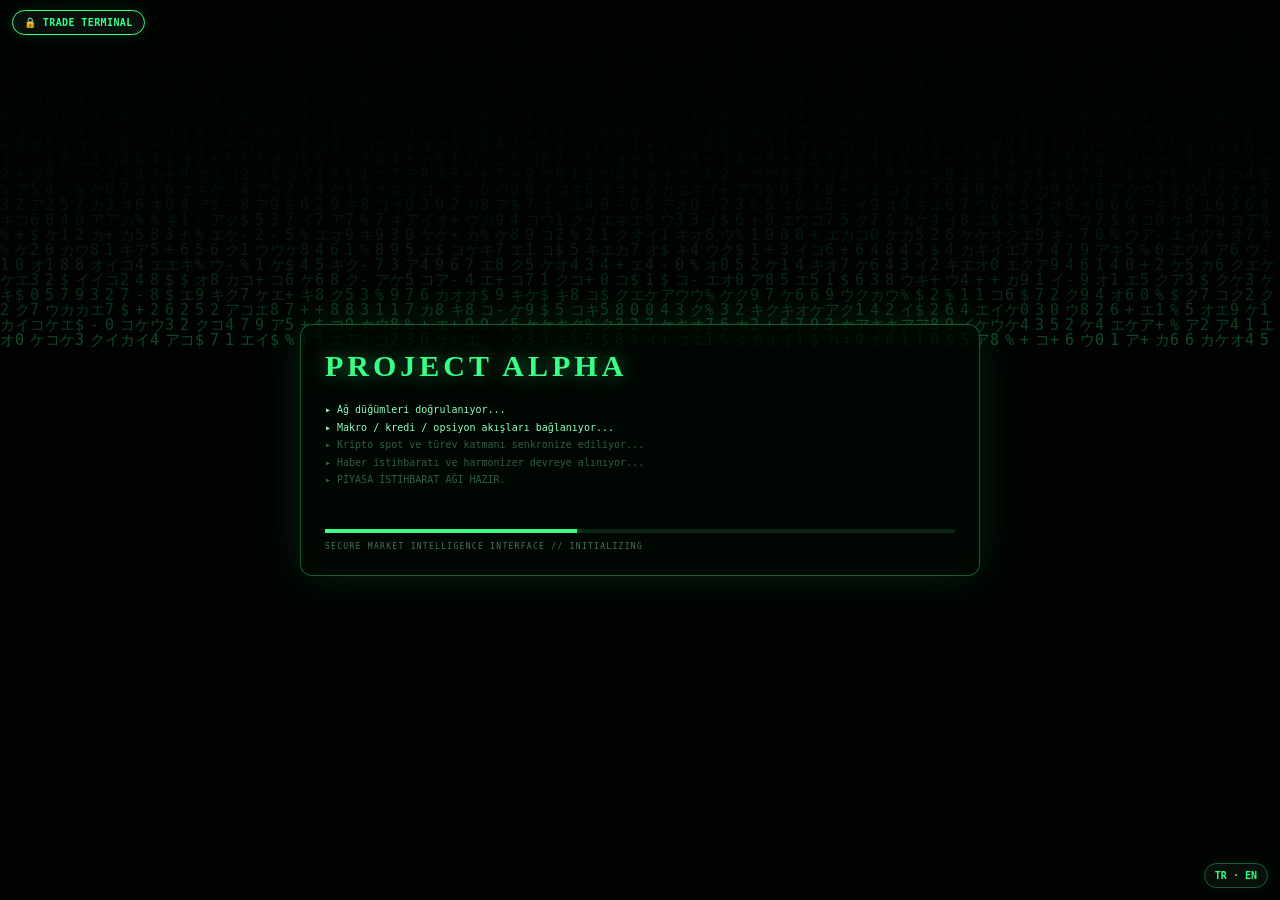
<file: index.html>
<!DOCTYPE html>
<html lang="tr">
<head>
<meta charset="UTF-8">
<meta name="viewport" content="width=device-width,initial-scale=1"><meta name="referrer" content="strict-origin-when-cross-origin"><meta http-equiv="Content-Security-Policy" content="default-src 'self'; script-src 'self' 'unsafe-inline'; style-src 'self' 'unsafe-inline' https://fonts.googleapis.com; font-src 'self' https://fonts.gstatic.com; img-src 'self' data: https:; connect-src 'self' https://data-api.binance.vision https://api-gcp.binance.com; object-src 'none'; base-uri 'self'; form-action 'self'; frame-src 'none'; upgrade-insecure-requests">
<title>Piyasa İstihbarat Ağı</title>
<style>
@import url('https://fonts.googleapis.com/css2?family=IBM+Plex+Mono:wght@400;500;600&family=Space+Grotesk:wght@500;700&display=swap');
:root{--bg:#050806;--g:#39ff88;--gd:#175c3a;--t:#d7ffe6;--m:#5c8a72;--line:rgba(57,255,136,.44);--halo:rgba(57,255,136,.12)}
*{box-sizing:border-box;margin:0;padding:0}html,body{height:100%}body{background:radial-gradient(circle at top,#0b160e 0,#050806 45%,#030504 100%);color:var(--t);font-family:'IBM Plex Mono',monospace;overflow:hidden}#rain{position:fixed;inset:0;opacity:.065;pointer-events:none}.shell{min-height:100svh;display:grid;grid-template-rows:auto auto 1fr auto;padding:12px 16px 10px;position:relative;z-index:2}header{text-align:center}h1{font-family:'Space Grotesk',sans-serif;color:var(--g);font-size:clamp(24px,3.5vw,40px);letter-spacing:3px;text-shadow:0 0 24px rgba(57,255,136,.38)}header p{margin-top:6px;color:var(--m);font-size:10.5px;letter-spacing:1.8px}.status{display:inline-flex;align-items:center;gap:8px;margin-top:8px;padding:5px 11px;border:1px solid var(--gd);border-radius:999px;color:var(--m);font-size:9.5px;background:rgba(7,16,8,.65)}.status i{width:7px;height:7px;border-radius:50%;background:var(--g);box-shadow:0 0 9px var(--g);animation:blink 2s ease-in-out infinite}@keyframes blink{50%{opacity:.3}}
.market-ribbon{width:min(97vw,1380px);margin:9px auto 0;display:flex;align-items:center;justify-content:center;gap:0;border:1px solid rgba(57,255,136,.18);border-radius:12px;background:rgba(5,13,8,.78);overflow:hidden;box-shadow:0 0 18px rgba(57,255,136,.05)}.tick{min-width:0;flex:1;display:flex;align-items:center;justify-content:center;gap:8px;padding:7px 12px;border-right:1px solid rgba(57,255,136,.13);font-size:10px}.tick:last-child{border-right:0}.tick b{color:#a9ffd0;font-family:'Space Grotesk',sans-serif;font-size:10px;letter-spacing:.5px}.tick .px{color:#fff;font-weight:600}.tick .chg{font-size:9px}.tick .up{color:#39ff88}.tick .dn{color:#ff7070}.tick .flat{color:#ffcf5c}.tick small{color:var(--m);font-size:7px}.live-dot{width:5px;height:5px;border-radius:50%;background:var(--g);box-shadow:0 0 7px var(--g)}
.stage{display:grid;place-items:center;min-height:0;padding:7px 0 5px}.board{position:relative;width:min(97vw,1380px);height:min(calc(100svh - 184px),680px);min-height:470px;border:1px solid rgba(57,255,136,.10);border-radius:24px;background:linear-gradient(180deg,rgba(7,16,8,.70),rgba(5,10,7,.48));overflow:hidden;box-shadow:inset 0 0 0 1px rgba(57,255,136,.025)}.board:before{content:"";position:absolute;inset:0;background:linear-gradient(rgba(57,255,136,.02) 1px,transparent 1px),linear-gradient(90deg,rgba(57,255,136,.02) 1px,transparent 1px);background-size:48px 48px;mask-image:radial-gradient(circle at center,#000 55%,transparent 96%);pointer-events:none}.flow{position:absolute;inset:0;width:100%;height:100%;z-index:1;pointer-events:none}.flow-halo{stroke:var(--halo);stroke-width:6}.flow-line{stroke:var(--line);stroke-width:1.9;stroke-dasharray:9 10;animation:dash 9s linear infinite;filter:drop-shadow(0 0 3px rgba(57,255,136,.55))}.pulse{fill:var(--g);filter:drop-shadow(0 0 5px var(--g))}@keyframes dash{to{stroke-dashoffset:-76}}
.node{position:absolute;width:154px;height:82px;transform:translate(-50%,-50%);z-index:2;border:1px solid rgba(57,255,136,.23);border-radius:14px;background:linear-gradient(180deg,rgba(9,21,13,.97),rgba(5,11,7,.97));color:var(--t);text-decoration:none;padding:10px 11px;display:flex;flex-direction:column;justify-content:center;transition:.18s}.node:hover{border-color:var(--g);box-shadow:0 0 20px rgba(57,255,136,.18);transform:translate(-50%,-50%) translateY(-2px)}.node:before{content:"";position:absolute;inset:0;background:radial-gradient(circle at top right,rgba(57,255,136,.10),transparent 42%);pointer-events:none}.row{display:flex;align-items:center;gap:8px}.ico{font-size:18px;line-height:1}.node h3{font:600 13px 'Space Grotesk';color:var(--g);letter-spacing:.3px;white-space:nowrap}.node .sub{margin-top:7px;color:var(--m);font-size:8px;line-height:1.2;white-space:nowrap;overflow:hidden;text-overflow:ellipsis}.hub{border-color:var(--g);box-shadow:0 0 28px rgba(57,255,136,.16),inset 0 0 20px rgba(57,255,136,.04)}.hub .sub{color:var(--t)}.news{left:8%;top:11%}.macro{left:50%;top:11%}.credit{left:92%;top:11%}.scan{left:8%;top:50%}.hub{left:50%;top:50%}.crypto{left:92%;top:50%}.hidden{left:8%;top:89%}.equity{left:38%;top:89%}.option{left:62%;top:89%}.deriv{left:92%;top:89%}.bottom{text-align:center;color:var(--m);font-size:9px;line-height:1.45;padding-top:4px}.bottom a{color:var(--g);text-decoration:none}
.boot{position:fixed;inset:0;z-index:99;background:#010302;display:none;place-items:center;overflow:hidden}.boot.show{display:grid}.boot canvas{position:absolute;inset:0;width:100%;height:100%;opacity:.28}.boot-panel{position:relative;z-index:2;width:min(86vw,680px);border:1px solid rgba(57,255,136,.35);background:rgba(0,8,3,.78);box-shadow:0 0 45px rgba(57,255,136,.12),inset 0 0 30px rgba(57,255,136,.03);padding:24px;border-radius:12px}.boot-title{font:700 clamp(18px,4vw,30px) 'Space Grotesk';color:var(--g);letter-spacing:4px;text-shadow:0 0 18px rgba(57,255,136,.5)}.boot-log{margin-top:18px;min-height:112px;font-size:10px;color:#8dffc0;line-height:1.75}.boot-log div{opacity:.35}.boot-log div.on{opacity:1}.boot-bar{height:4px;background:#092414;margin-top:16px;overflow:hidden}.boot-bar i{display:block;height:100%;width:0;background:var(--g);box-shadow:0 0 12px var(--g);transition:width .35s}.boot-foot{margin-top:9px;font-size:8px;color:#47765b;letter-spacing:1.3px}.boot.hide{animation:bootout .5s ease forwards}@keyframes bootout{to{opacity:0;visibility:hidden}}
@media(max-width:1100px){body{overflow:hidden}.shell{min-height:100svh;padding:10px 10px 8px}.market-ribbon{width:calc(100vw - 16px)}.stage{padding:5px 0 4px}.board{width:calc(100vw - 16px);height:min(calc(100svh - 170px),700px);min-height:465px;border-radius:20px}.flow{display:block}.node{position:absolute;width:116px;height:62px;margin:0;padding:7px 8px;border-radius:12px;transform:translate(-50%,-50%)}.node:hover{transform:translate(-50%,-50%)}.node h3{font-size:10.5px}.node .sub{font-size:6.8px;margin-top:5px}.ico{font-size:15px}.row{gap:6px}.news{left:17%;top:12%}.macro{left:50%;top:9%}.credit{left:83%;top:12%}.scan{left:15%;top:43%}.hub{left:50%;top:50%}.crypto{left:85%;top:43%}.hidden{left:17%;top:79%}.equity{left:38%;top:91%}.option{left:62%;top:91%}.deriv{left:83%;top:79%}.flow-halo{stroke-width:4}.flow-line{stroke-width:1.55}.bottom{font-size:8px;line-height:1.3;padding-top:2px}}
@media(max-width:640px){h1{font-size:clamp(21px,7.6vw,31px);letter-spacing:2px}header p{font-size:8px;letter-spacing:1.1px}.status{font-size:8px;padding:4px 9px;margin-top:6px}.market-ribbon{margin-top:7px}.tick{padding:6px 5px;gap:4px;flex-wrap:wrap}.tick b,.tick .px{font-size:8px}.tick .chg{font-size:7px}.tick small{display:none}.board{height:min(calc(100svh - 158px),665px);min-height:450px}.node{width:102px;height:56px;padding:6px 7px}.node h3{font-size:9.5px}.node .sub{font-size:6px}.ico{font-size:14px}.news{left:16%;top:13%}.macro{left:50%;top:8%}.credit{left:84%;top:13%}.scan{left:14%;top:43%}.hub{left:50%;top:50%}.crypto{left:86%;top:43%}.hidden{left:16%;top:78%}.equity{left:38%;top:91%}.option{left:62%;top:91%}.deriv{left:84%;top:78%}.flow-halo{stroke-width:3.5}.flow-line{stroke-width:1.4;stroke-dasharray:7 9}.pulse{r:2.5}.boot-panel{padding:18px}.boot-log{font-size:8.5px;min-height:100px}}
@media(prefers-reduced-motion:reduce){.status i,.flow-line{animation:none}.pulse{display:none}.node{transition:none}.boot.hide{animation:none}}
</style><script data-security-frameguard>try{if(window.top!==window.self){window.top.location=window.self.location.href}}catch(e){document.documentElement.style.display="none"}</script></head>
<body>
<div class="boot" id="boot"><canvas id="bootRain"></canvas><div class="boot-panel"><div class="boot-title">PROJECT ALPHA</div><div class="boot-log" id="bootLog"><div>▸ Ağ düğümleri doğrulanıyor...</div><div>▸ Makro / kredi / opsiyon akışları bağlanıyor...</div><div>▸ Kripto spot ve türev katmanı senkronize ediliyor...</div><div>▸ Haber istihbaratı ve harmonizer devreye alınıyor...</div><div>▸ PİYASA İSTİHBARAT AĞI HAZIR.</div></div><div class="boot-bar"><i id="bootBar"></i></div><div class="boot-foot">SECURE MARKET INTELLIGENCE INTERFACE // INITIALIZING</div></div></div>
<canvas id="rain"></canvas><div class="shell"><header><h1>PİYASA İSTİHBARAT AĞI</h1><p>9 AJAN · GERÇEK VERİ · OTOMATİK GÜNCELLEME</p><div class="status"><i></i> Ana veri ağı 10 dakikalık döngüde</div></header>
<div class="market-ribbon"><div class="tick"><span class="live-dot"></span><b>BTC</b><span class="px" id="btcPx">—</span><span class="chg flat" id="btcChg">—</span><small>Binance</small></div><div class="tick"><span class="live-dot"></span><b>ETH</b><span class="px" id="ethPx">—</span><span class="chg flat" id="ethChg">—</span><small>Binance</small></div><div class="tick"><span class="live-dot"></span><b>USDT.D</b><span class="px" id="usdtDPx">—</span><span class="chg flat" id="usdtDChg">10dk veri</span><small>CoinGecko</small></div></div>
<main class="stage"><section class="board" id="board"><svg class="flow" id="flow"></svg>
<a class="node news" href="./agents/news.html"><div class="row"><span class="ico">📰</span><h3>Haberler</h3></div><div class="sub">Fed · piyasa · kripto · son 72 saat</div></a><a class="node macro" href="./agents/macro.html"><div class="row"><span class="ico">🌡️</span><h3>Makro</h3></div><div class="sub">faiz · enflasyon · büyüme</div></a><a class="node credit" href="./agents/credit.html"><div class="row"><span class="ico">💳</span><h3>Kredi</h3></div><div class="sub">spread · SLOOS · temerrüt</div></a><a class="node scan" href="./agents/screener.html"><div class="row"><span class="ico">🔍</span><h3>Tarayıcı</h3></div><div class="sub">hacim · CVD · alıcı baskısı</div></a><a class="node hub" id="hub" href="./agents/harmonizer.html"><div class="row"><span class="ico">🧠</span><h3>Harmanlayıcı</h3></div><div class="sub">9 ajan → tek piyasa görüşü</div></a><a class="node crypto" href="./agents/crypto.html"><div class="row"><span class="ico">₿</span><h3>Kripto</h3></div><div class="sub">BTC · ETH · funding · OI</div></a><a class="node hidden" href="./agents/hidden_pressure.html"><div class="row"><span class="ico">🕵️</span><h3>Gizli Baskı</h3></div><div class="sub">özel izleme · baskı sinyalleri</div></a><a class="node equity" href="./agents/equities.html"><div class="row"><span class="ico">📈</span><h3>Hisse / Emtia</h3></div><div class="sub">SPY · QQQ · altın · petrol</div></a><a class="node option" href="./agents/options.html"><div class="row"><span class="ico">📊</span><h3>Opsiyon</h3></div><div class="sub">VIX · contango · term structure</div></a><a class="node deriv" href="./agents/crypto_derivatives.html"><div class="row"><span class="ico">📐</span><h3>Kripto Türev</h3></div><div class="sub">GEX · max pain · basis · funding</div></a>
</section></main><div class="bottom">Harmanlayıcı merkezde · Ajanlar dış çeperlerde · <a href="./legal.html">Terms & Copyright</a></div></div>
<script src="./global.js"></script><script src="./network_changes.js"></script><script>
const board=document.getElementById('board'),flow=document.getElementById('flow'),hub=document.getElementById('hub'),nodes=[...document.querySelectorAll('.node:not(.hub)')];function drawConnections(){const b=board.getBoundingClientRect(),h=hub.getBoundingClientRect(),cx=h.left-b.left+h.width/2,cy=h.top-b.top+h.height/2;flow.innerHTML='';flow.setAttribute('viewBox',`0 0 ${b.width} ${b.height}`);nodes.forEach((node,i)=>{const r=node.getBoundingClientRect(),x=r.left-b.left+r.width/2,y=r.top-b.top+r.height/2;for(const cls of ['flow-halo','flow-line']){const line=document.createElementNS('http://www.w3.org/2000/svg','line');line.setAttribute('x1',cx);line.setAttribute('y1',cy);line.setAttribute('x2',x);line.setAttribute('y2',y);line.setAttribute('class',cls);if(cls==='flow-line')line.style.animationDuration=(8+(i%4)*1.1)+'s';flow.appendChild(line)}const dot=document.createElementNS('http://www.w3.org/2000/svg','circle');dot.setAttribute('r',innerWidth<=640?'2.5':'3.2');dot.setAttribute('class','pulse');const motion=document.createElementNS('http://www.w3.org/2000/svg','animateMotion');motion.setAttribute('dur',(3+(i%3)*.65)+'s');motion.setAttribute('repeatCount','indefinite');motion.setAttribute('path',`M${cx},${cy} L${x},${y} L${cx},${cy}`);dot.appendChild(motion);flow.appendChild(dot)})}addEventListener('resize',drawConnections);addEventListener('load',drawConnections);setTimeout(drawConnections,120);
function matrix(cv,alpha=.08,interval=85){const c=cv.getContext('2d'),glyphs='アイウエオカキクケコ0123456789$%+-',fs=15;let drops=[];function rs(){cv.width=innerWidth;cv.height=innerHeight;drops=Array(Math.floor(cv.width/fs)).fill(1)}rs();addEventListener('resize',rs);return setInterval(()=>{c.fillStyle=`rgba(5,8,6,${alpha})`;c.fillRect(0,0,cv.width,cv.height);c.fillStyle='#39ff88';c.font=fs+'px monospace';drops.forEach((y,i)=>{c.fillText(glyphs[Math.floor(Math.random()*glyphs.length)],i*fs,y*fs);if(y*fs>cv.height&&Math.random()>.976)drops[i]=0;drops[i]++})},interval)}matrix(document.getElementById('rain'));
(function bootSequence(){const boot=document.getElementById('boot');if(sessionStorage.getItem('pia_boot_seen'))return;sessionStorage.setItem('pia_boot_seen','1');boot.classList.add('show');const timer=matrix(document.getElementById('bootRain'),.16,55),rows=[...document.querySelectorAll('#bootLog div')],bar=document.getElementById('bootBar');rows.forEach((r,i)=>setTimeout(()=>{r.classList.add('on');bar.style.width=((i+1)/rows.length*100)+'%'},350+i*760));setTimeout(()=>{boot.classList.add('hide');setTimeout(()=>{clearInterval(timer);boot.remove()},520)},4550)})();
function fmtPrice(v){v=Number(v);if(!Number.isFinite(v))return'—';return v>=1000?'$'+v.toLocaleString('en-US',{maximumFractionDigits:0}):'$'+v.toLocaleString('en-US',{maximumFractionDigits:2})}function setChg(id,v){const e=document.getElementById(id);v=Number(v);if(!Number.isFinite(v)){e.textContent='—';e.className='chg flat';return}e.textContent=(v>=0?'+':'')+v.toFixed(2)+'%';e.className='chg '+(v>0?'up':v<0?'dn':'flat')}async function binanceTicker(symbol){for(const base of ['https://data-api.binance.vision','https://api-gcp.binance.com']){try{const r=await fetch(`${base}/api/v3/ticker/24hr?symbol=${symbol}`,{cache:'no-store'});if(r.ok)return await r.json()}catch(e){}}throw Error('ticker unavailable')}
async function refreshRibbon(){try{const [b,e]=await Promise.all([binanceTicker('BTCUSDT'),binanceTicker('ETHUSDT')]);btcPx.textContent=fmtPrice(b.lastPrice);ethPx.textContent=fmtPrice(e.lastPrice);setChg('btcChg',b.priceChangePercent);setChg('ethChg',e.priceChangePercent)}catch(e){try{const d=await(await fetch('./data/crypto.json?t='+Date.now(),{cache:'no-store'})).json();btcPx.textContent=fmtPrice(d.btc?.price);ethPx.textContent=fmtPrice(d.eth?.price);setChg('btcChg',d.btc?.change_24h);setChg('ethChg',d.eth?.change_24h)}catch(_){}}try{const d=await(await fetch('./data/crypto.json?t='+Date.now(),{cache:'no-store'})).json();const u=Number(d.usdt_dominance);usdtDPx.textContent=Number.isFinite(u)?u.toFixed(2)+'%':'—';usdtDChg.textContent='10dk veri'}catch(e){}}refreshRibbon();setInterval(refreshRibbon,30000);
</script></body></html>
</file>
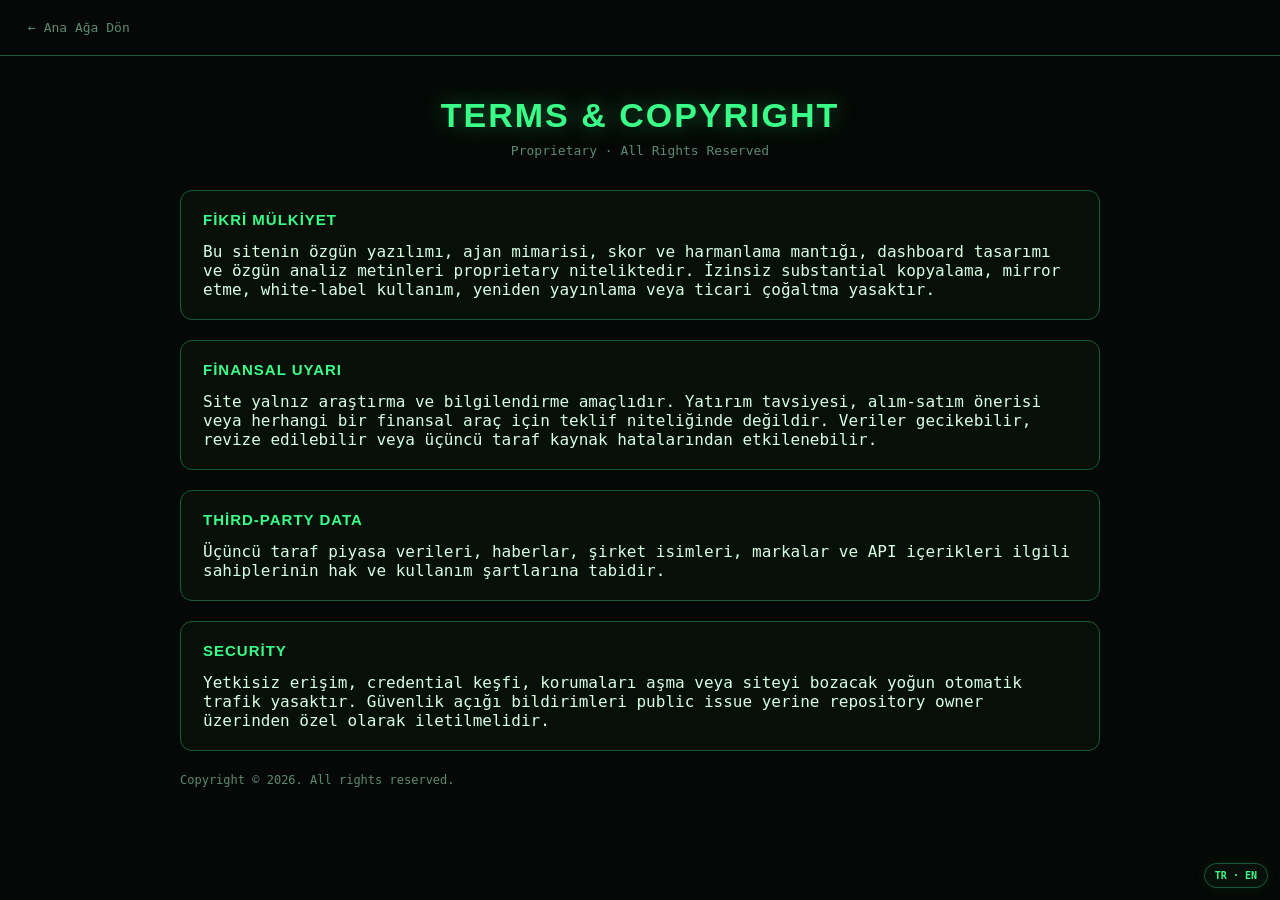
<file: legal.html>
<!DOCTYPE html><html lang="tr"><head><meta charset="UTF-8"><meta name="viewport" content="width=device-width,initial-scale=1"><meta name="referrer" content="strict-origin-when-cross-origin"><meta http-equiv="Content-Security-Policy" content="default-src 'self'; script-src 'self' 'unsafe-inline'; style-src 'self' 'unsafe-inline' https://fonts.googleapis.com; font-src 'self' https://fonts.gstatic.com; img-src 'self' data: https:; connect-src 'self'; object-src 'none'; base-uri 'self'; form-action 'self'; frame-src 'none'; upgrade-insecure-requests"><title>Terms & Copyright — Piyasa İstihbarat Ağı</title><link rel="stylesheet" href="./style.css"><script data-security-frameguard>try{if(window.top!==window.self){window.top.location=window.self.location.href}}catch(e){document.documentElement.style.display="none"}</script></head><body><div class="topbar"><a class="back" href="./index.html">← Ana Ağa Dön</a></div><div class="page-header"><h1>TERMS & COPYRIGHT</h1><p>Proprietary · All Rights Reserved</p></div><div class="container"><div class="card"><h2>Fikri Mülkiyet</h2><p>Bu sitenin özgün yazılımı, ajan mimarisi, skor ve harmanlama mantığı, dashboard tasarımı ve özgün analiz metinleri proprietary niteliktedir. İzinsiz substantial kopyalama, mirror etme, white-label kullanım, yeniden yayınlama veya ticari çoğaltma yasaktır.</p></div><div class="card"><h2>Finansal Uyarı</h2><p>Site yalnız araştırma ve bilgilendirme amaçlıdır. Yatırım tavsiyesi, alım-satım önerisi veya herhangi bir finansal araç için teklif niteliğinde değildir. Veriler gecikebilir, revize edilebilir veya üçüncü taraf kaynak hatalarından etkilenebilir.</p></div><div class="card"><h2>Third-party Data</h2><p>Üçüncü taraf piyasa verileri, haberlar, şirket isimleri, markalar ve API içerikleri ilgili sahiplerinin hak ve kullanım şartlarına tabidir.</p></div><div class="card"><h2>Security</h2><p>Yetkisiz erişim, credential keşfi, korumaları aşma veya siteyi bozacak yoğun otomatik trafik yasaktır. Güvenlik açığı bildirimleri public issue yerine repository owner üzerinden özel olarak iletilmelidir.</p></div><div class="note">Copyright © 2026. All rights reserved.</div></div><script src="./global.js"></script></body></html>
</file>
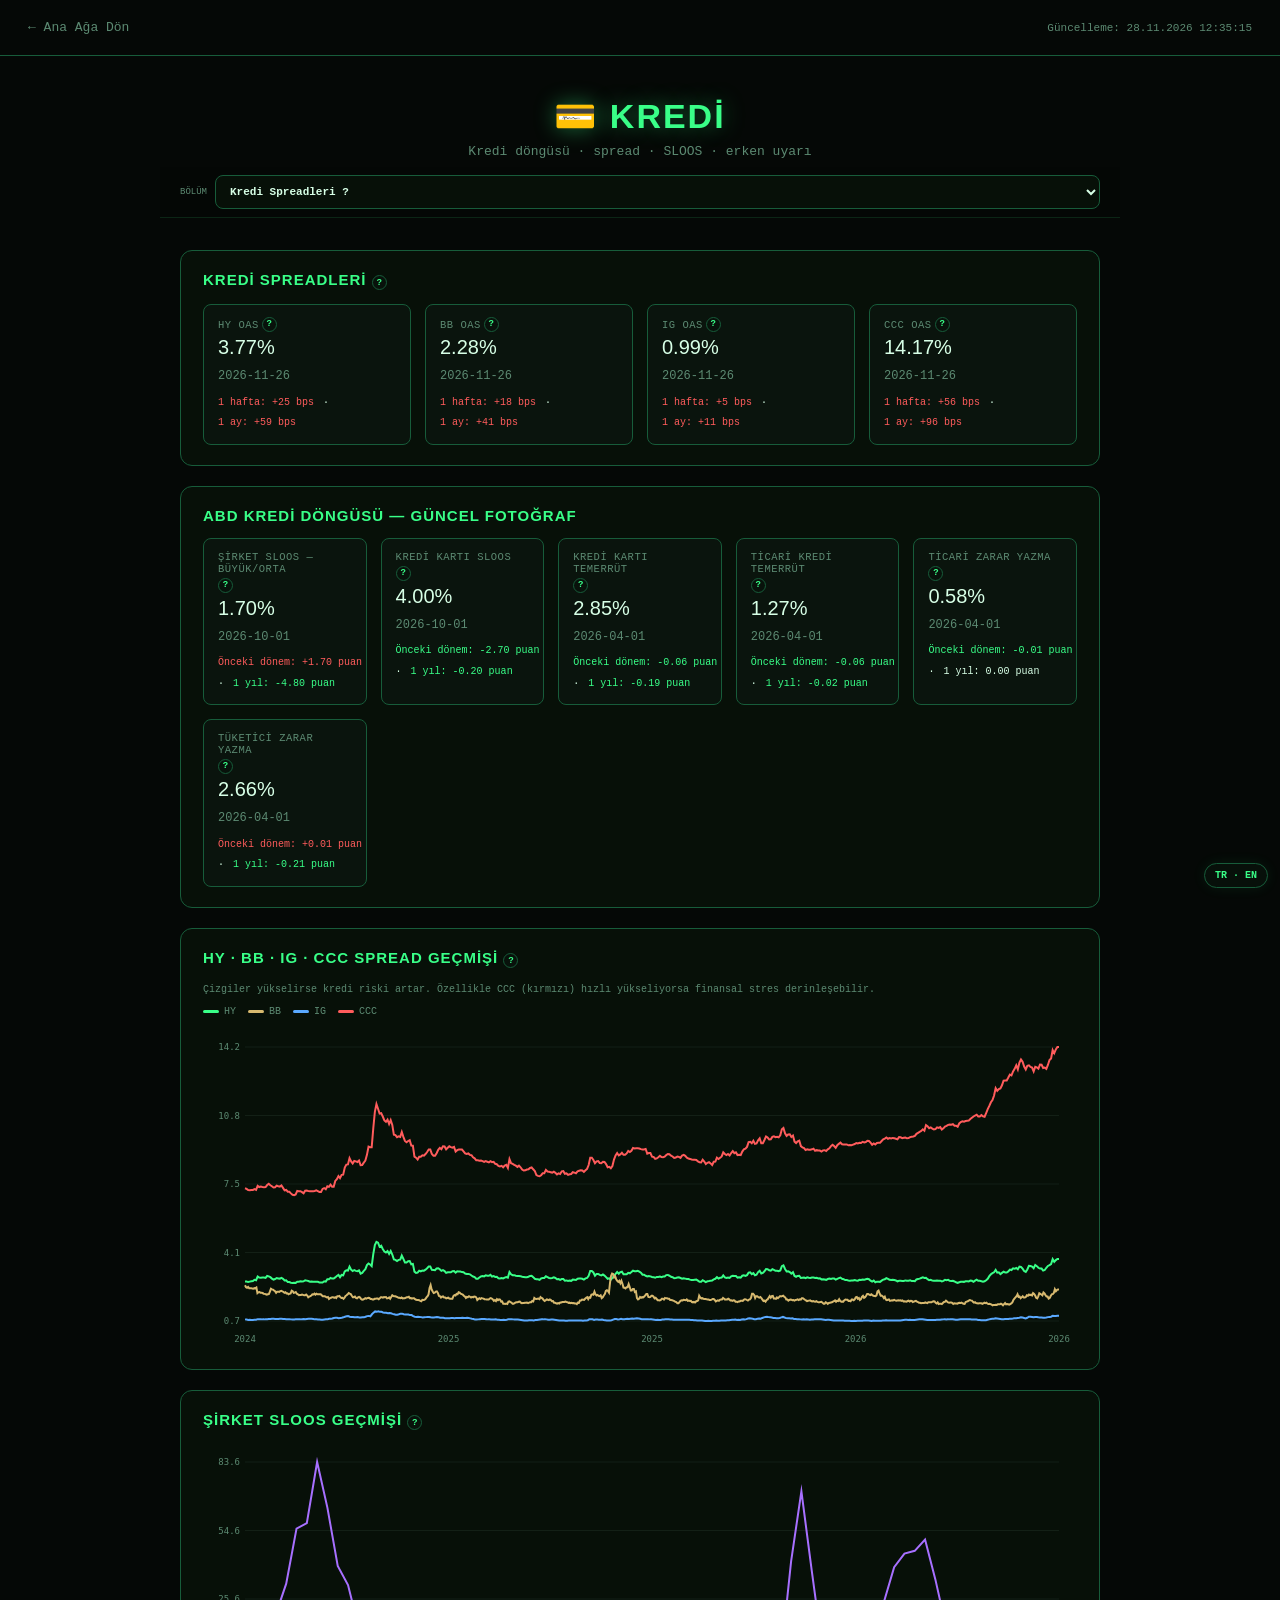
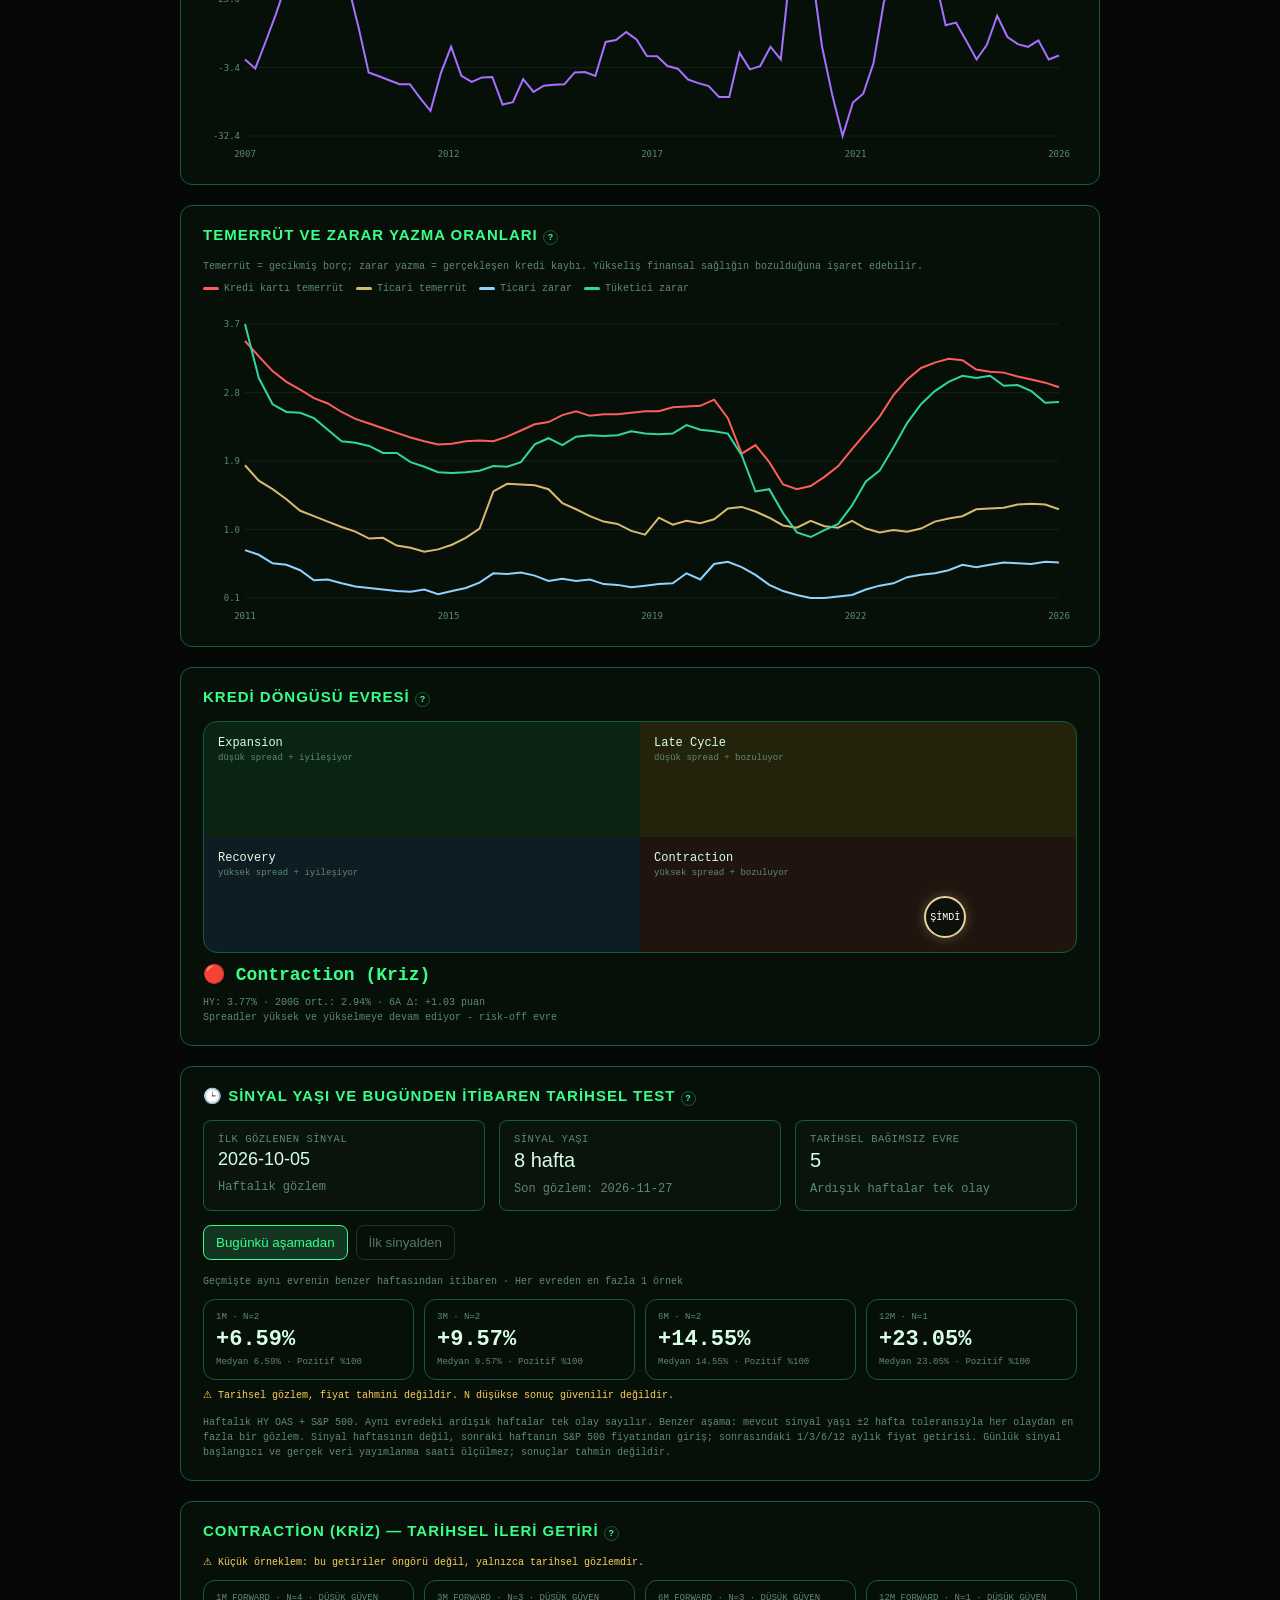
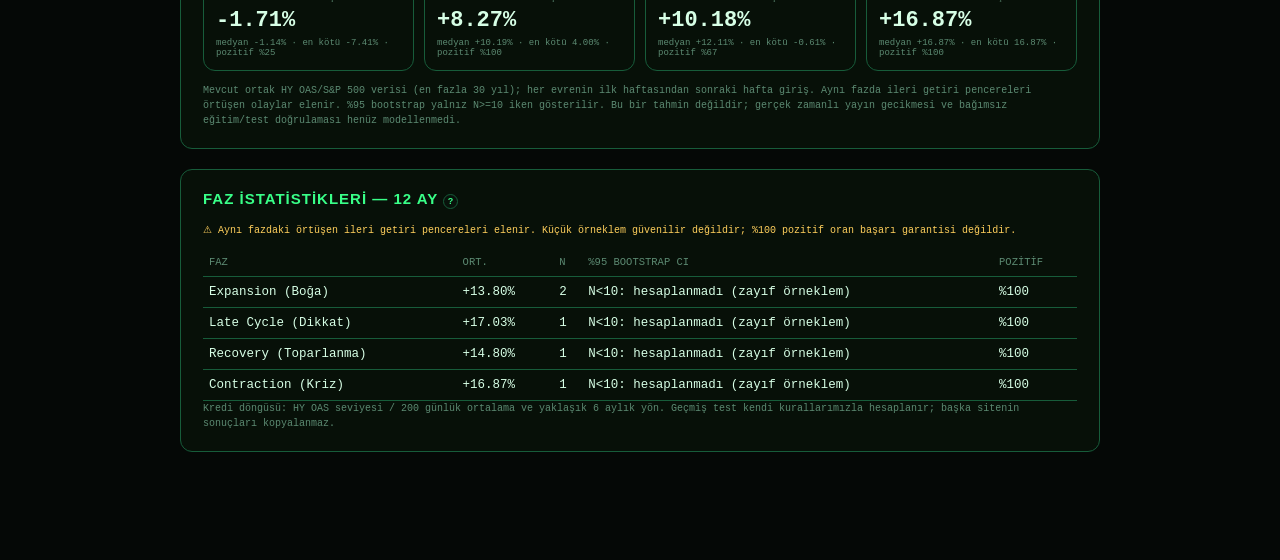
<file: agents/credit.html>
<!DOCTYPE html><html lang="tr"><head><meta charset="UTF-8"><meta name="viewport" content="width=device-width,initial-scale=1"><meta name="referrer" content="strict-origin-when-cross-origin"><meta http-equiv="Content-Security-Policy" content="default-src 'self'; script-src 'self' 'unsafe-inline'; style-src 'self' 'unsafe-inline' https://fonts.googleapis.com; font-src 'self' https://fonts.gstatic.com; img-src 'self' data: https:; connect-src 'self'; object-src 'none'; base-uri 'self'; form-action 'self'; frame-src 'none'; upgrade-insecure-requests"><title>Kredi — Piyasa İstihbarat Ağı</title><link rel="stylesheet" href="../style.css"><style>.credit-comparisons{margin-top:9px;font-size:10px;line-height:1.65;display:flex;flex-wrap:wrap;gap:4px 9px}.credit-comparisons span{white-space:nowrap}.chart-card canvas{width:100%;height:320px;display:block}.legend{display:flex;gap:12px;flex-wrap:wrap;font-size:10px;color:var(--muted);margin:6px 0 12px}.sw{display:inline-block;width:16px;height:3px;border-radius:3px;margin-right:5px;vertical-align:middle}.cycle-grid{display:grid;grid-template-columns:1fr 1fr;border:1px solid var(--green-dim);border-radius:14px;overflow:hidden;position:relative}.quad{min-height:115px;padding:14px;font-size:12px}.q-exp{background:rgba(36,145,77,.15)}.q-late{background:rgba(201,150,35,.14)}.q-rec{background:rgba(51,105,190,.15)}.q-con{background:rgba(184,50,50,.14)}.now{position:absolute;transform:translate(-50%,-50%);font-size:10px;color:#fff;border:2px solid #e7d3a0;border-radius:50%;width:42px;height:42px;display:grid;place-items:center;background:rgba(8,16,11,.72);box-shadow:0 0 12px rgba(231,211,160,.28);z-index:2}.phase-title{font-size:18px;font-weight:700;margin:10px 0;color:var(--green)}.metric-note{font-size:10px;color:var(--muted);line-height:1.5}.forward-grid{display:grid;grid-template-columns:repeat(4,1fr);gap:10px}.forward-box{border:1px solid var(--green-dim);border-radius:12px;padding:12px}.forward-box .v{font-size:22px;font-weight:700;margin:5px 0}.small{font-size:9px;color:var(--muted)}@media(max-width:700px){.forward-grid{grid-template-columns:1fr 1fr}.chart-card canvas{height:275px}}</style><script data-security-frameguard>try{if(window.top!==window.self){window.top.location=window.self.location.href}}catch(e){document.documentElement.style.display="none"}</script></head><body><div class="topbar"><a class="back" href="../index.html">← Ana Ağa Dön</a><span class="updated" id="updated">Yükleniyor…</span></div><div class="page-header"><h1>💳 KREDİ</h1><p>Spreadler · SLOOS · Temerrüt · Kredi Döngüsü · Tarihsel Test</p></div><div class="container" id="content"></div><script src="../help.js"></script><script>
const C={hy:'#39ff88',bb:'#d7b96f',ig:'#5aa9ff',ccc:'#ff5c5c',sp:'#f3f3f3',biz:'#a770ff',card:'#ff7f50',bo:'#8fd3ff',co:'#2fd6a2'};
function comparison(arr,kind){if(!Array.isArray(arr)||arr.length<2)return '';const a=[...arr].filter(x=>x&&Number.isFinite(Number(x.value))&&x.date).sort((x,y)=>x.date.localeCompare(y.date));if(a.length<2)return '';const now=a[a.length-1];const target=(days)=>{const t=new Date(now.date+'T12:00:00Z');t.setUTCDate(t.getUTCDate()-days);const iso=t.toISOString().slice(0,10);return [...a].reverse().find(x=>x.date<=iso)};const previous=kind==='spread'?[['1 hafta',target(7)],['1 ay',target(30)]]:[['Önceki dönem',a[a.length-2]],['1 yıl',a.length>=5?a[a.length-5]:null]];return '<div class="credit-comparisons">'+previous.map(([name,p])=>{if(!p)return '';const bp=(Number(now.value)-Number(p.value))*(kind==='spread'?100:1);const sign=bp>0?'+':'';const unit=kind==='spread'?'bps':'puan';const cls=bp>0?'negative':bp<0?'positive':'';return '<span class="'+cls+'">'+name+': '+sign+bp.toFixed(kind==='spread'?0:2)+' '+unit+'</span>'}).filter(Boolean).join(' · ')+'</div>'}
function box(l,o,s='%',help='',hist=[],kind='spread'){return o?'<div class="stat-box"><div class="label">'+l+' '+(help?tip(help):'')+'</div><div class="value">'+o.value.toFixed(2)+s+'</div><div class="note">'+o.date+'</div>'+comparison(hist,kind)+'</div>':''}
function setup(id){const cv=document.getElementById(id);if(!cv)return null;const r=cv.getBoundingClientRect(),d=devicePixelRatio||1;cv.width=Math.max(600,r.width*d);cv.height=Math.max(260,r.height*d);const x=cv.getContext('2d');x.setTransform(d,0,0,d,0,0);return {cv,x,w:cv.width/d,h:cv.height/d}}
function drawLines(id,series){const o=setup(id);if(!o)return;const all=series.flatMap(s=>s.a||[]);if(!all.length)return;const mn=Math.min(...all.map(p=>p.value)),mx=Math.max(...all.map(p=>p.value)),pad={l:42,r:18,t:18,b:28},pw=o.w-pad.l-pad.r,ph=o.h-pad.t-pad.b;o.x.clearRect(0,0,o.w,o.h);for(let i=0;i<5;i++){let y=pad.t+ph*i/4;o.x.strokeStyle='rgba(92,138,114,.14)';o.x.beginPath();o.x.moveTo(pad.l,y);o.x.lineTo(o.w-pad.r,y);o.x.stroke();o.x.fillStyle='#5c8a72';o.x.font='9px monospace';o.x.textAlign='right';o.x.fillText((mx-(mx-mn)*i/4).toFixed(1),pad.l-5,y+3)}series.forEach(s=>{if(!s.a?.length)return;o.x.strokeStyle=s.c;o.x.lineWidth=s.w||2;o.x.beginPath();s.a.forEach((p,i)=>{let xx=pad.l+pw*i/(s.a.length-1),yy=pad.t+ph*(1-(p.value-mn)/(mx-mn||1));i?o.x.lineTo(xx,yy):o.x.moveTo(xx,yy)});o.x.stroke()});const a=series.find(s=>s.a?.length)?.a||[];if(a.length){o.x.fillStyle='#5c8a72';o.x.textAlign='center';[0,.25,.5,.75,1].forEach(q=>{let i=Math.min(a.length-1,Math.round((a.length-1)*q));o.x.fillText((a[i].date||'').slice(0,4),pad.l+pw*q,o.h-7)})}}
function markerPos(cy){const ch=Number(cy?.direction_axis??cy?.hy_6m_change??0),ratio=Number(cy?.level_axis??1);const clamp=(v,a,b)=>Math.max(a,Math.min(b,v));const x=50+clamp(ch/0.60,-1,1)*35;const y=50+clamp((ratio-1)/0.25,-1,1)*35;return {x:clamp(x,10,90),y:clamp(y,10,90)}}
function src(){return `<div class="card source-card"><h2>Veri Kaynakları</h2><div class="source-list"><div class="source-item"><div class="source-label">Spreadler</div><div class="source-value">FRED ICE BofA HY, BB, IG ve CCC OAS.</div></div><div class="source-item"><div class="source-label">Banka koşulları</div><div class="source-value">Fed SLOOS: şirket kredileri ve kredi kartı standartları ayrı seriler.</div></div><div class="source-item"><div class="source-label">Temerrüt / zarar</div><div class="source-value">Federal Reserve ticari banka delinquency ve charge-off serileri.</div></div><div class="source-item"><div class="source-label">Rejim testi</div><div class="source-value">Bizim HY OAS / 200 günlük ortalama + 6 aylık yön kuralımız ve Yahoo Finance S&P 500 geçmişi.</div></div></div></div>`}
async function load(){try{const d=await(await fetch('../data/credit.json?t='+Date.now())).json();updated.textContent='Güncelleme: '+new Date(d.generated_at).toLocaleString('tr-TR');if(d.error)throw Error(d.error);const tr=d.spread_trends||{},cy=d.credit_cycle||{},fs=d.phase_forward_stats||{},cur=(fs.by_phase||{})[fs.current_phase]||{},mp=markerPos(cy);let h=`<div class="card"><h2>Kredi Spreadleri ${tip('OAS yükseldikçe kredi riski/stres artar. Trendler yakın dönem yönü gösterir.')}</h2><div class="stat-grid">${box('HY OAS',d.hy_oas,'%','Nedir? Düşük notlu şirketlerin ek borçlanma faizi. Yükselirse kredi stresi artar; hisse ve kripto için risk iştahı zayıflayabilir.',d.history?.hy,'spread')}${box('BB OAS',d.bb_oas,'%','Nedir? Görece güçlü yüksek getirili BB tahvillerinin risk primi. Yükseliş, daha kaliteli riskli borçlara bile temkinli yaklaşımı gösterir.',d.spread_market_history?.bb,'spread')}${box('IG OAS',d.ig_oas,'%','Nedir? Yatırım yapılabilir notlu şirketlerin risk primi. Yükseliş, kredi sıkışmasının güçlü şirketlere yayıldığına işaret edebilir.',d.history?.ig,'spread')}${box('CCC OAS',d.ccc_oas,'%','Nedir? En kırılgan CCC şirketlerinin ek faiz maliyeti. HY ortalamasından hızlı yükselmesi finansal stres için erken uyarıdır.',d.history?.ccc,'spread')}</div></div>`;
h+=`<div class="card"><h2>ABD Kredi Döngüsü — Güncel Fotoğraf</h2><div class="stat-grid">${box('Şirket SLOOS — Büyük/Orta',d.sloos_business_large,'%','Nedir? Bankaların şirket kredilerinde sıkılaşma bildiren net oranı. Artması krediye erişimin zorlaştığını, büyümenin baskılanabileceğini gösterir.',d.history?.sloos_business,'quarter')}${box('Kredi Kartı SLOOS',d.sloos_credit_card,'%','Nedir? Kredi kartı koşullarını sıkılaştıran bankaların net oranı. Artış tüketici kredisine erişimin zorlaştığını gösterebilir.',d.history?.sloos_credit_card,'quarter')}${box('Kredi Kartı Temerrüt',d.credit_card_delinquency,'%','Nedir? Gecikmeye düşen kredi kartı borçlarının oranı. Artış hanehalkı ödeme stresine ve tüketim riskine işaret eder.',d.history?.credit_card_delinquency,'quarter')}${box('Ticari Kredi Temerrüt',d.business_delinquency,'%','Nedir? Gecikmiş ticari kredilerin oranı. Artması şirket bilançolarında zorlanma sinyalidir.',d.history?.business_delinquency,'quarter')}${box('Ticari Zarar Yazma',d.business_charge_off,'%','Nedir? Bankaların tahsil edilemez sayıp zarar yazdığı ticari kredi oranı. Artış gerçekleşen kredi kayıplarının büyüdüğünü gösterir.',d.history?.business_charge_off,'quarter')}${box('Tüketici Zarar Yazma',d.consumer_charge_off,'%','Nedir? Bankaların zarar yazdığı tüketici kredileri oranı. Artış hanehalkı kaynaklı kredi kaybını gösterir.',d.history?.consumer_charge_off,'quarter')}</div></div>`;
h+=`<div class="card chart-card"><h2>HY · BB · IG · CCC Spread Geçmişi ${tip('Bu grafik şirket tahvillerinin ABD Hazine tahvillerine göre ek faizini gösterir. HY: riskli şirketler, BB: HY içindeki daha güçlüler, IG: yüksek kredi notu, CCC: en kırılgan şirketler. Çizgiler yükselirse kredi stresi artar; özellikle CCC yükselişi riskli varlıklar için uyarıdır. Farklı seviyeler nedeniyle çizgilerin yönünü de karşılaştır.')}</h2><div class="metric-note" style="margin-bottom:9px">Çizgiler yükselirse kredi riski artar. Özellikle CCC (kırmızı) hızlı yükseliyorsa finansal stres derinleşebilir.</div><div class="legend"><span><i class="sw" style="background:${C.hy}"></i>HY</span><span><i class="sw" style="background:${C.bb}"></i>BB</span><span><i class="sw" style="background:${C.ig}"></i>IG</span><span><i class="sw" style="background:${C.ccc}"></i>CCC</span></div><canvas id="spreadChart"></canvas></div>`;
h+=`<div class="card chart-card"><h2>Şirket SLOOS Geçmişi ${tip('Bankaların büyük ve orta ölçekli şirket kredilerinde standartları sıkılaştıranların net yüzdesi. Sıfırın üzeri net sıkılaşma, altı net gevşeme demektir. Artış şirketlerin krediye erişiminin zorlaştığını ve büyüme baskısını gösterebilir. Çeyreklik anket olduğu için tek gözlem yerine birkaç çeyreklik eğilime bak.')}</h2><canvas id="sloosChart"></canvas></div>`;
h+=`<div class="card chart-card"><h2>Temerrüt ve Zarar Yazma Oranları ${tip('Temerrüt: vadesi geciken krediler. Zarar yazma: bankaların tahsil edilemez sayıp bilançodan çıkardığı kredi kayıpları. Kredi kartı ve ticari serilerin artışı hanehalkı veya şirket finansmanında bozulmayı gösterebilir. Bunlar gecikmeli ve çeyreklik göstergelerdir.')}</h2><div class="metric-note" style="margin-bottom:9px">Temerrüt = gecikmiş borç; zarar yazma = gerçekleşen kredi kaybı. Yükseliş finansal sağlığın bozulduğuna işaret edebilir.</div><div class="legend"><span><i class="sw" style="background:#ff5c5c"></i>Kredi kartı temerrüt</span><span><i class="sw" style="background:#d7b96f"></i>Ticari temerrüt</span><span><i class="sw" style="background:${C.bo}"></i>Ticari zarar</span><span><i class="sw" style="background:${C.co}"></i>Tüketici zarar</span></div><canvas id="stressChart"></canvas></div>`;
if(cy.phase){h+=`<div class="card"><h2>Kredi Döngüsü Evresi ${tip('Bu, resmî ekonomik kriz ilanı değildir. HY OAS 200 günlük ortalamasının üstünde ve 6 aylık yönü yukarıysa model Contraction der. Kredi stresi artışını gösterir, resesyonu veya hisse düşüşünü garanti etmez.')}</h2><div class="cycle-grid"><div class="quad q-exp">Expansion<br><span class="small">düşük spread + iyileşiyor</span></div><div class="quad q-late">Late Cycle<br><span class="small">düşük spread + bozuluyor</span></div><div class="quad q-rec">Recovery<br><span class="small">yüksek spread + iyileşiyor</span></div><div class="quad q-con">Contraction<br><span class="small">yüksek spread + bozuluyor</span></div><div class="now" style="left:${mp.x.toFixed(1)}%;top:${mp.y.toFixed(1)}%">ŞİMDİ</div></div><div class="phase-title">${cy.emoji||''} ${cy.phase}</div><div class="metric-note">HY: ${cy.hy_now?.toFixed(2)}% · 200G ort.: ${cy.hy_200dma?.toFixed(2)}% · 6A Δ: ${cy.hy_6m_change>=0?'+':''}${cy.hy_6m_change?.toFixed(2)} puan<br>${cy.desc||''}</div></div>`}
const st=d.signal_timing||{};if(st.available){const fmt=x=>x?((x.mean>=0?'+':'')+x.mean.toFixed(2)+'%'):'—';h+=`<div class="card" id="signalTiming"><h2>🕒 Sinyal Yaşı ve Bugünden İtibaren Tarihsel Test ${tip('İlk sinyal ile bugün aynı şey değildir. Buradaki karşılaştırma, geçmişte aynı evrenin benzer haftasında bulunan tarihlerden SONRA ne olduğunu gösterir. Haftalık veri kullanıldığı için sinyal yaşı yaklaşık hesaplanır. Bir sonraki haftadan giriş varsayılır; geleceği bilme hatası azaltılır, tamamen ortadan kaldırıldığı iddia edilmez.')}</h2><div class="stat-grid"><div class="stat-box"><div class="label">İlk gözlenen sinyal</div><div class="value" style="font-size:18px">${st.signal_start||'—'}</div><div class="note">Haftalık gözlem</div></div><div class="stat-box"><div class="label">Sinyal yaşı</div><div class="value">${st.age_weeks} hafta</div><div class="note">Son gözlem: ${st.last_observation}</div></div><div class="stat-box"><div class="label">Tarihsel bağımsız evre</div><div class="value">${st.episode_count}</div><div class="note">Ardışık haftalar tek olay</div></div></div><div style="display:flex;gap:8px;flex-wrap:wrap;margin:14px 0"><button type="button" id="stageNow" class="signal-mode-btn" style="cursor:pointer;padding:9px 12px;border:1px solid #39ff88;border-radius:8px;background:#123621;color:#39ff88">Bugünkü aşamadan</button><button type="button" id="stageStart" class="signal-mode-btn" style="cursor:pointer;padding:9px 12px;border:1px solid #28583c;border-radius:8px;background:transparent;color:#9acbad">İlk sinyalden</button></div><div id="timingResults"></div><div class="metric-note" style="margin-top:12px">${st.method||''}</div></div>`;window._creditSignalTiming=st}
if(fs.current_phase&&Object.keys(cur).length){h+=`<div class="card"><h2>${fs.current_phase} — Tarihsel İleri Getiri ${tip('Bu rakamlar modelimizin geçmişte aynı evreye girdiği tarihlerden sonraki S&P 500 getirilerinin ortalamasıdır; geleceğe dönük tahmin değildir. N, kullanılan gözlem sayısıdır. N 30 altında olduğunda sonuçlar güvenilir değildir; örtüşen getiri dönemleri bağımsız gözlem sayısını da azaltır.')}</h2><div class="metric-note" style="margin-bottom:10px;color:#ffcf5c">⚠ Küçük örneklem: bu getiriler öngörü değil, yalnızca tarihsel gözlemdir.</div><div class="forward-grid">${['1m','3m','6m','12m'].map(k=>{let x=cur[k];return x?`<div class="forward-box"><div class="small">${k.toUpperCase()} FORWARD · N=${x.n} · ${x.n<30?'DÜŞÜK GÜVEN':'TARİHSEL'}</div><div class="v">${x.mean>=0?'+':''}${x.mean.toFixed(2)}%</div><div class="small">medyan ${x.median>=0?'+':''}${x.median.toFixed(2)}% · en kötü ${x.worst?.toFixed(2)??'—'}% · pozitif %${x.positive_pct.toFixed(0)}</div></div>`:''}).join('')}</div><div class="metric-note" style="margin-top:12px">${fs.method||''}</div></div>`}
if(fs.by_phase){h+=`<div class="card"><h2>Faz İstatistikleri — 12 Ay ${tip('Ort.: fazdan 12 ay sonraki ortalama S&P 500 fiyat getirisi. N: örnek sayısı. Pozitif: artıda kapanan örnek yüzdesi. Bootstrap CI: örneklemden yeniden örnekleyerek hesaplanan aralık; N küçükse yanıltıcı derecede dar olabilir. Sonuçlar ileriye dönük garanti değildir.')}</h2><div class="metric-note" style="margin-bottom:10px;color:#ffcf5c">⚠ Aynı fazdaki örtüşen ileri getiri pencereleri elenir. Küçük örneklem güvenilir değildir; %100 pozitif oran başarı garantisi değildir.</div><div class="table-wrap"><table class="warnings"><tr><th>Faz</th><th>Ort.</th><th>N</th><th>%95 Bootstrap CI</th><th>Pozitif</th></tr>${Object.entries(fs.by_phase).map(([p,v])=>{let x=v['12m'];return x?`<tr><td>${p}</td><td>${x.mean>=0?'+':''}${x.mean.toFixed(2)}%</td><td>${x.n}</td><td>${x.ci95?x.ci95[0].toFixed(1)+' / '+x.ci95[1].toFixed(1):'N<10: hesaplanmadı'}${x.n<30?' (zayıf örneklem)':''}</td><td>%${x.positive_pct.toFixed(0)}</td></tr>`:''}).join('')}</table></div><div class="metric-note">${d.method_note||''}</div></div>`}
content.innerHTML=h+src();const timing=window._creditSignalTiming;if(timing){const panel=document.getElementById('timingResults');const render=(mode)=>{const data=mode==='now'?timing.from_current_stage:timing.from_start;panel.innerHTML='<div class="metric-note" style="margin-bottom:10px">'+(mode==='now'?'Geçmişte aynı evrenin benzer haftasından itibaren':'Geçmişte ilk sinyal haftasından itibaren')+' · Her evreden en fazla 1 örnek</div><div class="forward-grid">'+['1m','3m','6m','12m'].map(k=>{const x=data?.[k];return '<div class="forward-box"><div class="small">'+k.toUpperCase()+' · N='+(x?.n??0)+'</div><div class="v">'+(x?(x.mean>=0?'+':'')+x.mean.toFixed(2)+'%':'—')+'</div><div class="small">'+(x?'Medyan '+x.median.toFixed(2)+'% · Pozitif %'+x.positive_pct.toFixed(0):'Yeterli geçmiş gözlem yok')+'</div></div>'}).join('')+'</div><div class="metric-note" style="margin-top:8px;color:#ffcf5c">⚠ Tarihsel gözlem, fiyat tahmini değildir. N düşükse sonuç güvenilir değildir.</div>';document.getElementById('stageNow').style.opacity=mode==='now'?'1':'.55';document.getElementById('stageStart').style.opacity=mode==='start'?'1':'.55'};document.getElementById('stageNow').onclick=()=>render('now');document.getElementById('stageStart').onclick=()=>render('start');render('now')};requestAnimationFrame(()=>{drawLines('spreadChart',[{a:d.history?.hy,c:C.hy},{a:(d.spread_market_history||{}).bb,c:C.bb},{a:d.history?.ig,c:C.ig},{a:d.history?.ccc,c:C.ccc}]);drawLines('sloosChart',[{a:d.history?.sloos_business,c:C.biz}]);drawLines('stressChart',[{a:d.history?.credit_card_delinquency,c:'#ff5c5c'},{a:d.history?.business_delinquency,c:'#d7b96f'},{a:d.history?.business_charge_off,c:C.bo},{a:d.history?.consumer_charge_off,c:C.co}])});}catch(e){content.innerHTML=`<div class="error-box">⚠️ ${e.message}</div>`+src()}}load();
</script><script src="../section_nav.js"></script></body></html>
</file>
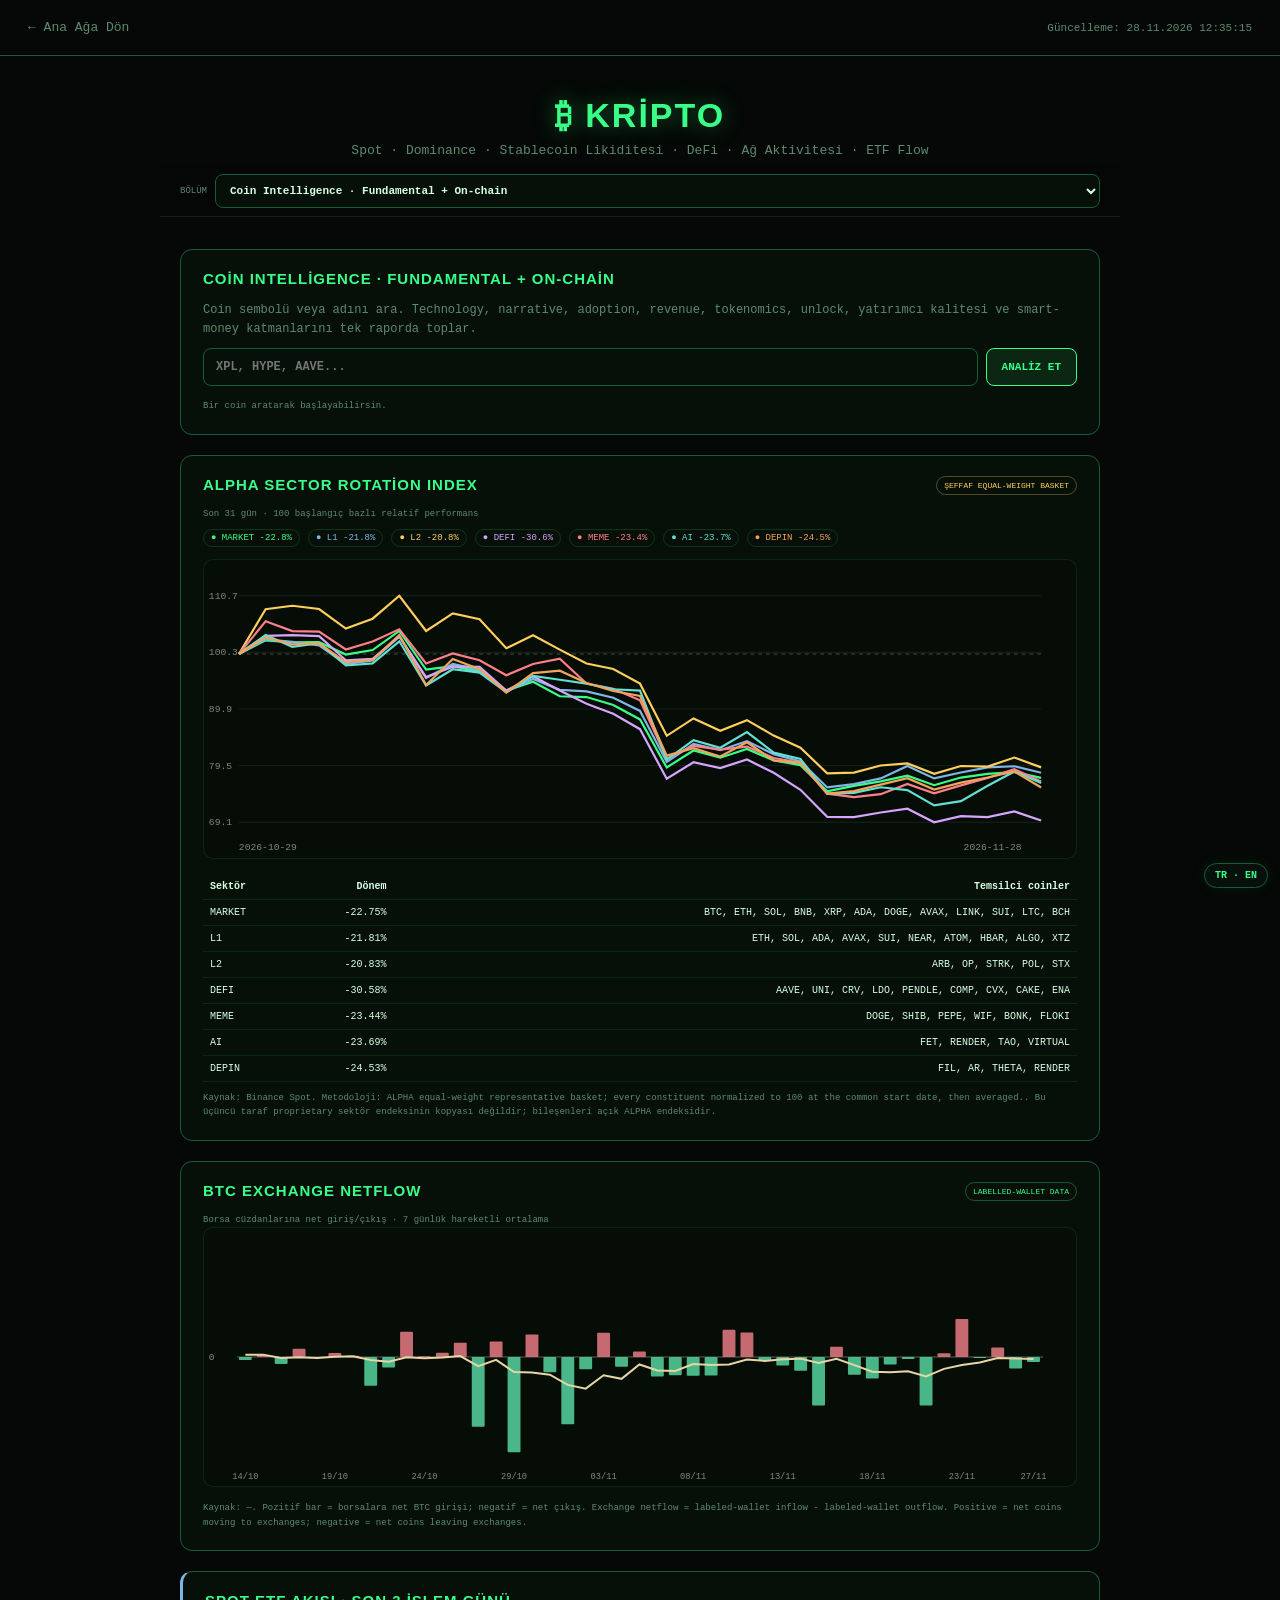
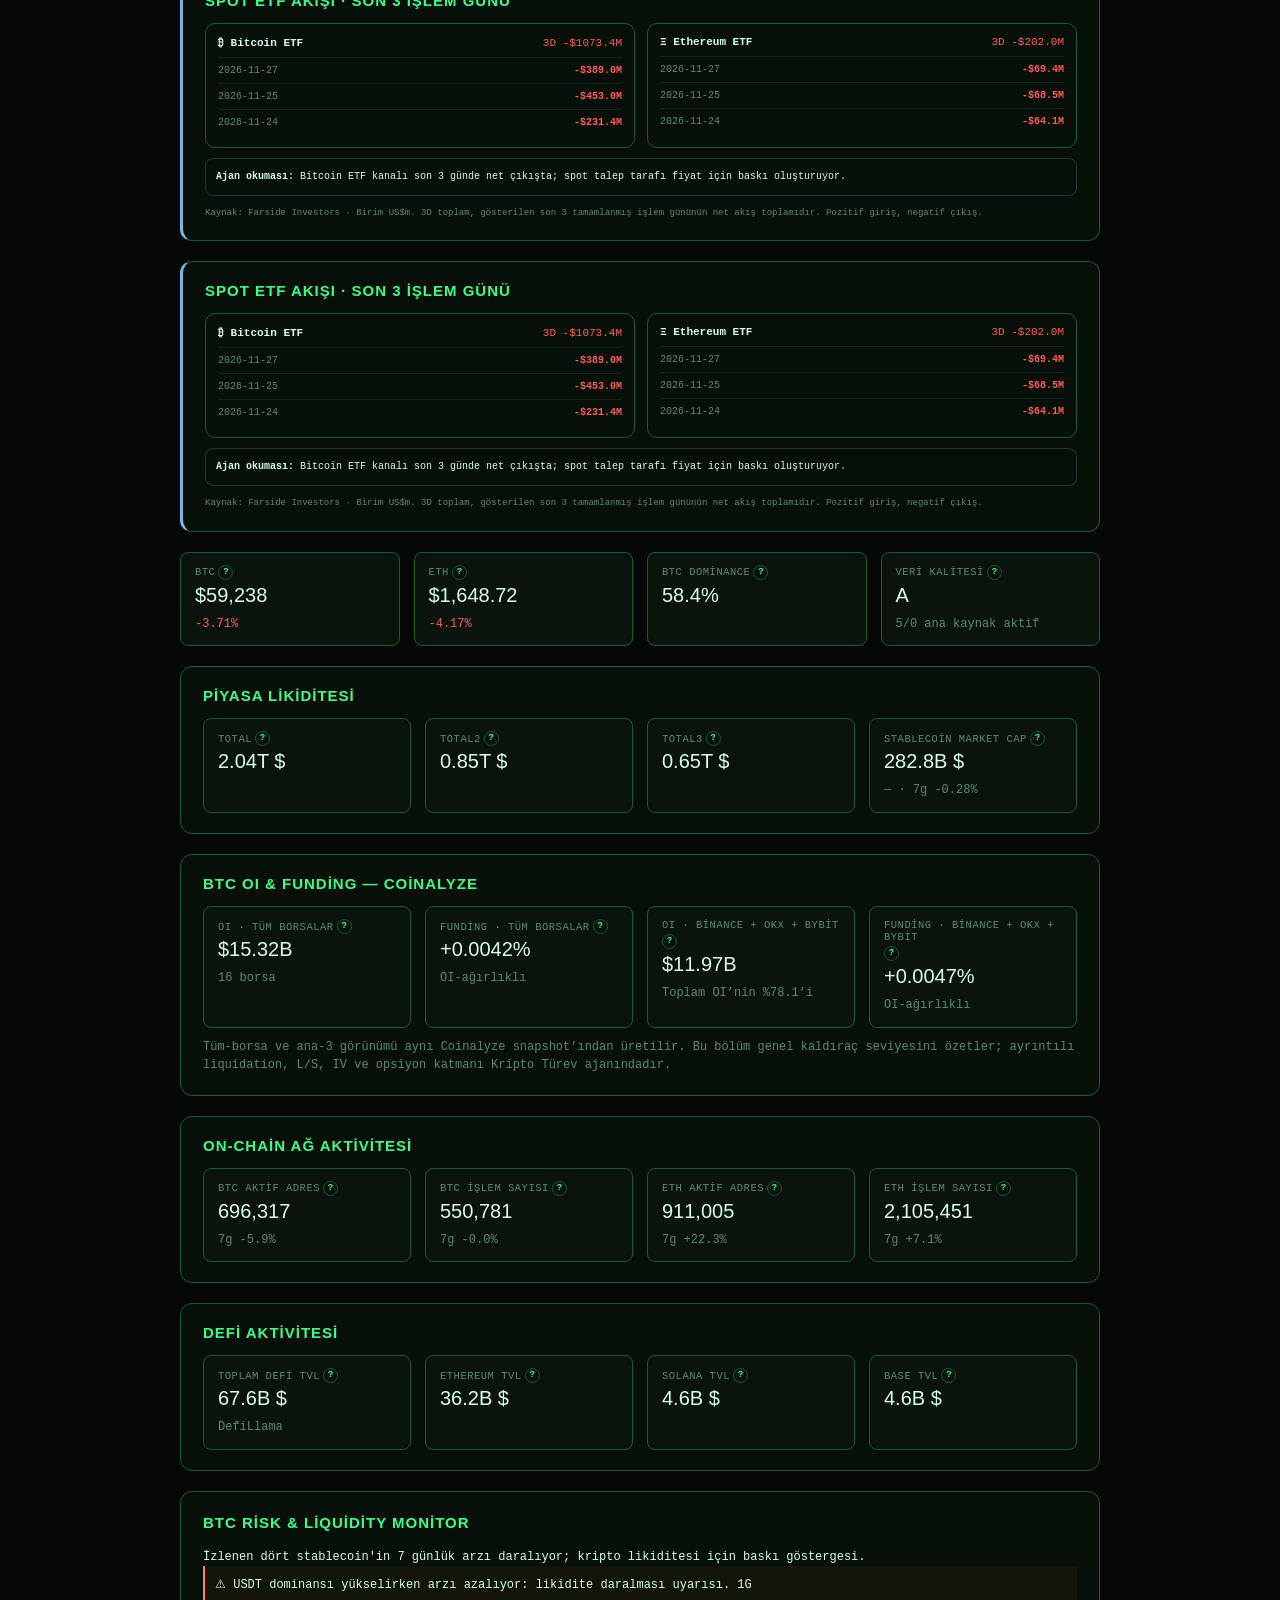
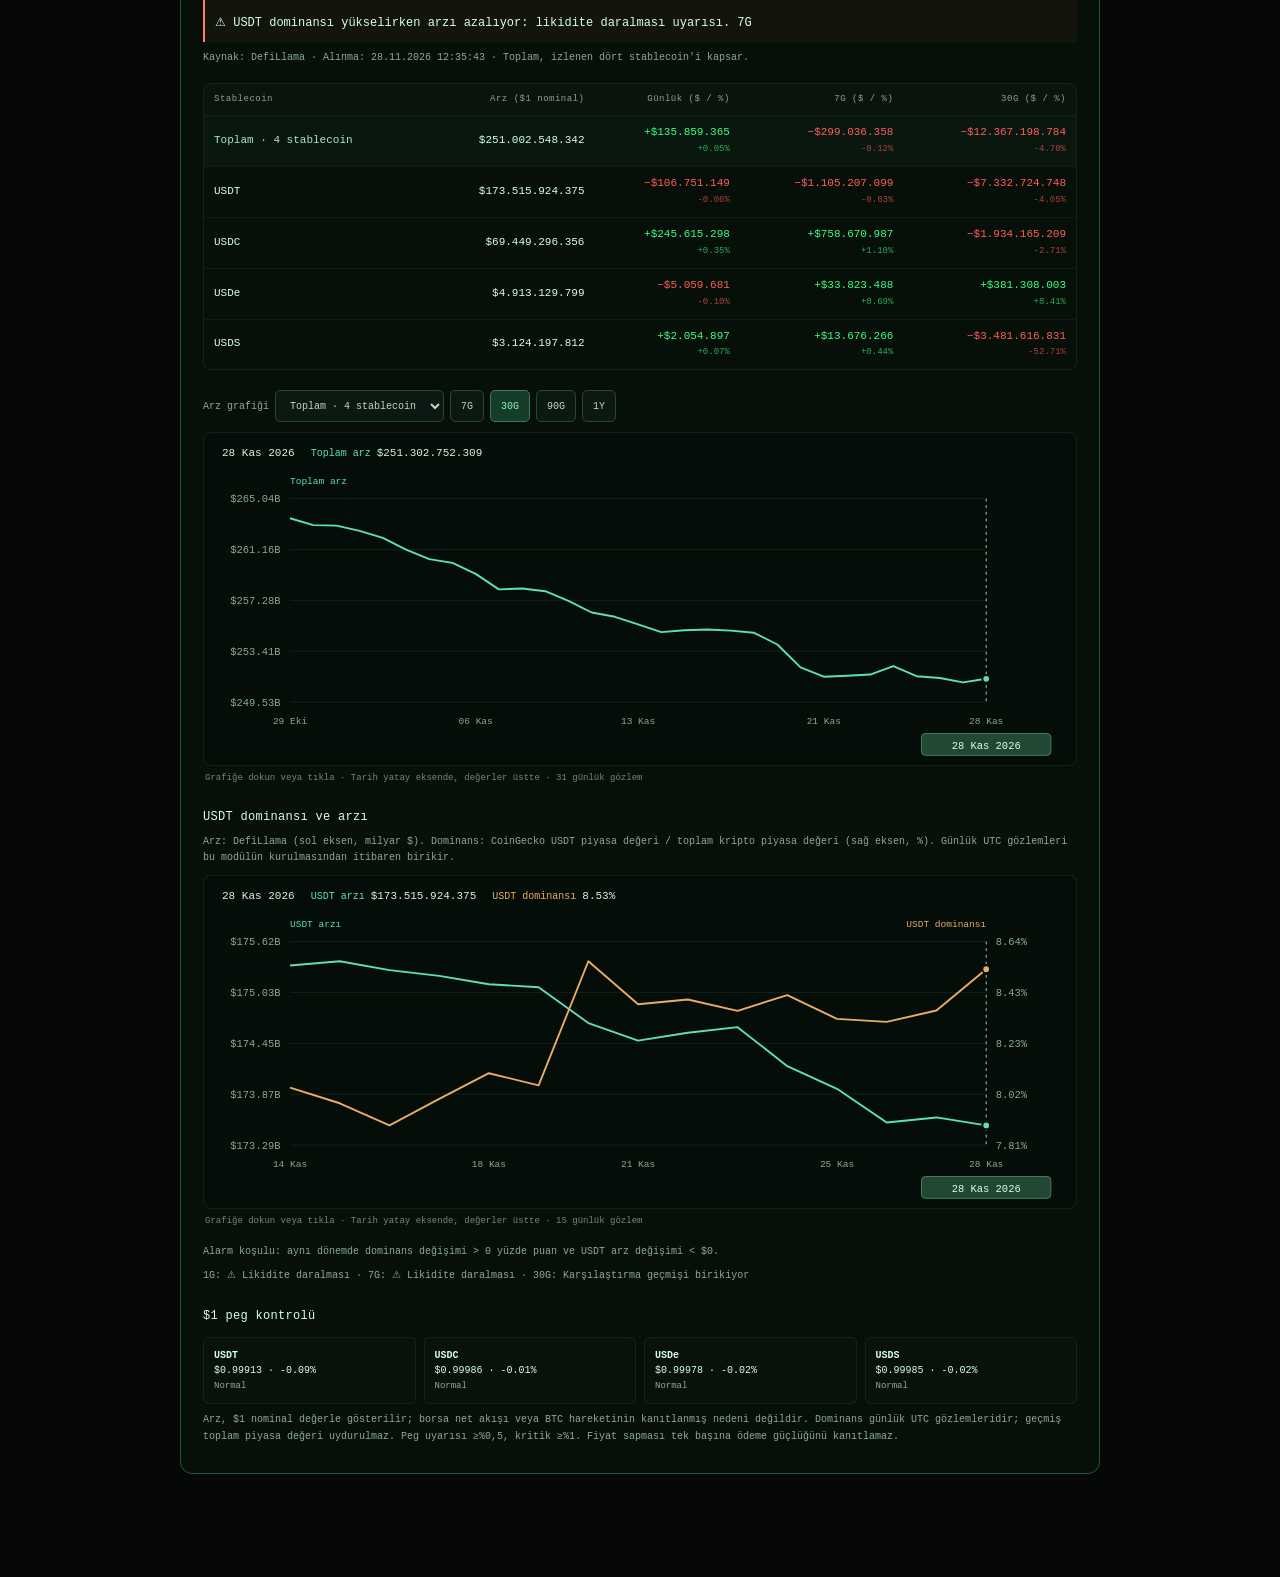
<file: agents/crypto.html>
<!DOCTYPE html><html lang="tr"><head><meta charset="UTF-8"><meta name="viewport" content="width=device-width,initial-scale=1"><meta name="referrer" content="strict-origin-when-cross-origin"><meta http-equiv="Content-Security-Policy" content="default-src 'self'; script-src 'self' 'unsafe-inline'; style-src 'self' 'unsafe-inline' https://fonts.googleapis.com; font-src 'self' https://fonts.gstatic.com; img-src 'self' data: https:; connect-src 'self' https://project-alpha-terminal.onrender.com; object-src 'none'; base-uri 'self'; form-action 'self'; frame-src 'none'; upgrade-insecure-requests"><title>Kripto — Piyasa İstihbarat Ağı</title><link rel="stylesheet" href="../style.css"><script data-security-frameguard>try{if(window.top!==window.self){window.top.location=window.self.location.href}}catch(e){document.documentElement.style.display="none"}</script></head><body><div class="topbar"><a class="back" href="../index.html">← Ana Ağa Dön</a><span class="updated" id="updated">Yükleniyor…</span></div><div class="page-header"><h1>₿ KRİPTO</h1><p>Spot · Dominance · Stablecoin Likiditesi · DeFi · Ağ Aktivitesi · BTC OI/Funding</p></div><div class="container" id="content"></div><script src="../help.js"></script><script src="../btc_liquidity.js"></script><script>
function pc(x){return x==null?'':`<span class="${x>=0?'positive':'negative'}">${x>=0?'+':''}${x.toFixed(2)}%</span>`}function usd(x){return '$'+Number(x).toLocaleString(undefined,{maximumFractionDigits:2})}function num(x){return x==null?'—':Number(x).toLocaleString(undefined,{maximumFractionDigits:0})}function money(x){if(x==null)return'—';x=Number(x);if(x>=1e9)return'$'+(x/1e9).toFixed(2)+'B';if(x>=1e6)return'$'+(x/1e6).toFixed(1)+'M';return'$'+x.toLocaleString(undefined,{maximumFractionDigits:0})}function fp(x){return x==null?'—':`${x>=0?'+':''}${Number(x).toFixed(4)}%`}function stat(l,v,n='',h=''){return `<div class="stat-box"><div class="label">${l} ${h?tip(h):''}</div><div class="value">${v}</div>${n?`<div class="note">${n}</div>`:''}</div>`}
function src(d){let q=d?.data_quality||{},cm=d?.network||{},dl=d?.defi||{},ca=d?.coinalyze||{};return `<div class="card source-card"><h2>Veri Kalitesi · ${q.grade||'—'}</h2><div class="source-list"><div class="source-item"><div class="source-label">CoinGecko</div><div class="source-value">Spot fiyat, piyasa değeri, dominance ve global kripto büyüklüğü.</div></div><div class="source-item"><div class="source-label">Coin Metrics Community</div><div class="source-value">BTC/ETH aktif adres ve işlem sayısı · durum: <span class="source-status">${cm.ok?'aktif':'erişilemedi'}</span>.</div></div><div class="source-item"><div class="source-label">DefiLlama</div><div class="source-value">DeFi TVL ve stablecoin piyasa değeri · durum: <span class="source-status">${dl.ok?'aktif':'erişilemedi'}</span>.</div></div><div class="source-item"><div class="source-label">Coinalyze</div><div class="source-value">BTC perpetual OI + funding · durum: <span class="source-status">${ca.ok?'aktif':'erişilemedi'}</span>. Tüm-borsa görünümünde her desteklenen borsadan bir ana BTC perpetual kontratı kullanılır; funding OI-ağırlıklı ortalamadır.</div></div></div></div>`}
async function load(){try{let d=await(await fetch('../data/crypto.json?t='+Date.now())).json();updated.textContent='Güncelleme: '+new Date(d.generated_at).toLocaleString('tr-TR');if(d.error)throw Error(d.error);let g=d.global||{},cm=d.network||{},btcNet=cm.btc||{},ethNet=cm.eth||{},dl=d.defi||{},chains=dl.chains||{},ca=d.coinalyze||{},all=ca.total_all_exchanges||{},core=ca.core_exchanges||{};let stable=d.stablecoin_market_cap_usd??d.stablecoin_supply_usd;let coreShare=(all.aggregate_oi_usd&&core.aggregate_oi_usd)?core.aggregate_oi_usd/all.aggregate_oi_usd*100:null;let h=`<div class="stat-grid" style="margin-bottom:20px">${stat('BTC',d.btc?usd(d.btc.price):'—',d.btc?pc(d.btc.change_24h):'', 'Bitcoin spot fiyatı ve son 24 saat değişimi.')}${stat('ETH',d.eth?usd(d.eth.price):'—',d.eth?pc(d.eth.change_24h):'', 'Ethereum spot fiyatı ve son 24 saat değişimi.')}${stat('BTC Dominance',g.btc_dominance!=null?g.btc_dominance.toFixed(1)+'%':'—','','Bitcoin piyasa değerinin toplam kripto piyasasındaki payı.')}${stat('Veri Kalitesi',d.data_quality?.grade||'—',`${d.data_quality?.ok_count||0}/${d.data_quality?.source_count||0} ana kaynak aktif`,'Bağımsız kaynakların kaçının aynı üretimde başarıyla veri döndürdüğünü gösterir.')}</div>`;
h+=`<div class="card"><h2>Piyasa Likiditesi</h2><div class="stat-grid">${stat('TOTAL',g.total_usd?(g.total_usd/1e12).toFixed(2)+'T $':'—','','Tüm kripto piyasa değeri.')}${stat('TOTAL2',g.total2_usd?(g.total2_usd/1e12).toFixed(2)+'T $':'—','','Bitcoin hariç toplam piyasa değeri.')}${stat('TOTAL3',g.total3_usd?(g.total3_usd/1e12).toFixed(2)+'T $':'—','','Bitcoin ve Ethereum hariç piyasa değeri.')}${stat('Stablecoin Market Cap',stable?(stable/1e9).toFixed(1)+'B $':'—',`${d.stablecoin_source||'—'}${d.stablecoin_7d_change_pct!=null?' · 7g '+(d.stablecoin_7d_change_pct>=0?'+':'')+d.stablecoin_7d_change_pct.toFixed(2)+'%':''}`,'Stablecoin dolaşımdaki piyasa değerini likidite göstergesi olarak izler. CoinGecko Top-50 değeri yalnızca fallbacktir.')}</div></div>`;
h+=`<div class="card"><h2>BTC OI & Funding — Coinalyze</h2><div class="stat-grid">${stat('OI · Tüm Borsalar',money(all.aggregate_oi_usd),`${all.exchange_count??'—'} borsa`,'Her desteklenen borsadan bir ana BTC perpetual kontratının USD OI toplamı.')}${stat('Funding · Tüm Borsalar',fp(all.oi_weighted_funding_pct),'OI-ağırlıklı','Tüm-borsa BTC perpetual funding oranlarının Open Interest ile ağırlıklandırılmış ortalaması.')}${stat('OI · Binance + OKX + Bybit',money(core.aggregate_oi_usd),coreShare!=null?`Toplam OI’nin %${coreShare.toFixed(1)}’i`:'','Yalnız Binance, OKX ve Bybit ana BTC perpetual kontratlarının USD OI toplamı.')}${stat('Funding · Binance + OKX + Bybit',fp(core.oi_weighted_funding_pct),'OI-ağırlıklı','Yalnız Binance, OKX ve Bybit funding oranlarının OI ile ağırlıklandırılmış ortalaması.')}</div><div class="note" style="margin-top:10px">Tüm-borsa ve ana-3 görünümü aynı Coinalyze snapshot’ından üretilir. Bu bölüm genel kaldıraç seviyesini özetler; ayrıntılı liquidation, L/S, IV ve opsiyon katmanı Kripto Türev ajanındadır.</div></div>`;
h+=`<div class="card"><h2>On-Chain Ağ Aktivitesi</h2><div class="stat-grid">${stat('BTC Aktif Adres',num(btcNet.active_addresses),btcNet.active_addresses_7d_change_pct!=null?'7g '+(btcNet.active_addresses_7d_change_pct>=0?'+':'')+btcNet.active_addresses_7d_change_pct.toFixed(1)+'%':'','Coin Metrics günlük aktif adres sayısı.')}${stat('BTC İşlem Sayısı',num(btcNet.transactions),btcNet.transactions_7d_change_pct!=null?'7g '+(btcNet.transactions_7d_change_pct>=0?'+':'')+btcNet.transactions_7d_change_pct.toFixed(1)+'%':'','Coin Metrics günlük on-chain işlem sayısı.')}${stat('ETH Aktif Adres',num(ethNet.active_addresses),ethNet.active_addresses_7d_change_pct!=null?'7g '+(ethNet.active_addresses_7d_change_pct>=0?'+':'')+ethNet.active_addresses_7d_change_pct.toFixed(1)+'%':'','Ethereum günlük aktif adres sayısı.')}${stat('ETH İşlem Sayısı',num(ethNet.transactions),ethNet.transactions_7d_change_pct!=null?'7g '+(ethNet.transactions_7d_change_pct>=0?'+':'')+ethNet.transactions_7d_change_pct.toFixed(1)+'%':'','Ethereum günlük on-chain işlem sayısı.')}</div></div>`;
h+=`<div class="card"><h2>DeFi Aktivitesi</h2><div class="stat-grid">${stat('Toplam DeFi TVL',dl.total_tvl_usd?(dl.total_tvl_usd/1e9).toFixed(1)+'B $':'—','DefiLlama','Total Value Locked; DeFi protokollerindeki kilitli değerin kaba büyüklüğü.')}${stat('Ethereum TVL',chains.Ethereum?(chains.Ethereum/1e9).toFixed(1)+'B $':'—','','Ethereum üzerindeki DeFi TVL.')}${stat('Solana TVL',chains.Solana?(chains.Solana/1e9).toFixed(1)+'B $':'—','','Solana üzerindeki DeFi TVL.')}${stat('Base TVL',chains.Base?(chains.Base/1e9).toFixed(1)+'B $':'—','','Base üzerindeki DeFi TVL.')}</div></div>`;content.innerHTML=h+window.btcLiquidityMarkup(d.btc_liquidity)+src(d);window.mountBtcLiquidity(d.btc_liquidity)}catch(e){content.innerHTML=`<div class="error-box">⚠️ ${e.message}</div>`+src(null)}}load()</script><script src="../crypto_intelligence_ext.js"></script><script src="../section_nav.js"></script><script src="../coin_intelligence.js"></script><script src="../coin_intelligence_smart.js"></script><script src="../coin_intelligence_research.js"></script></body></html>
</file>
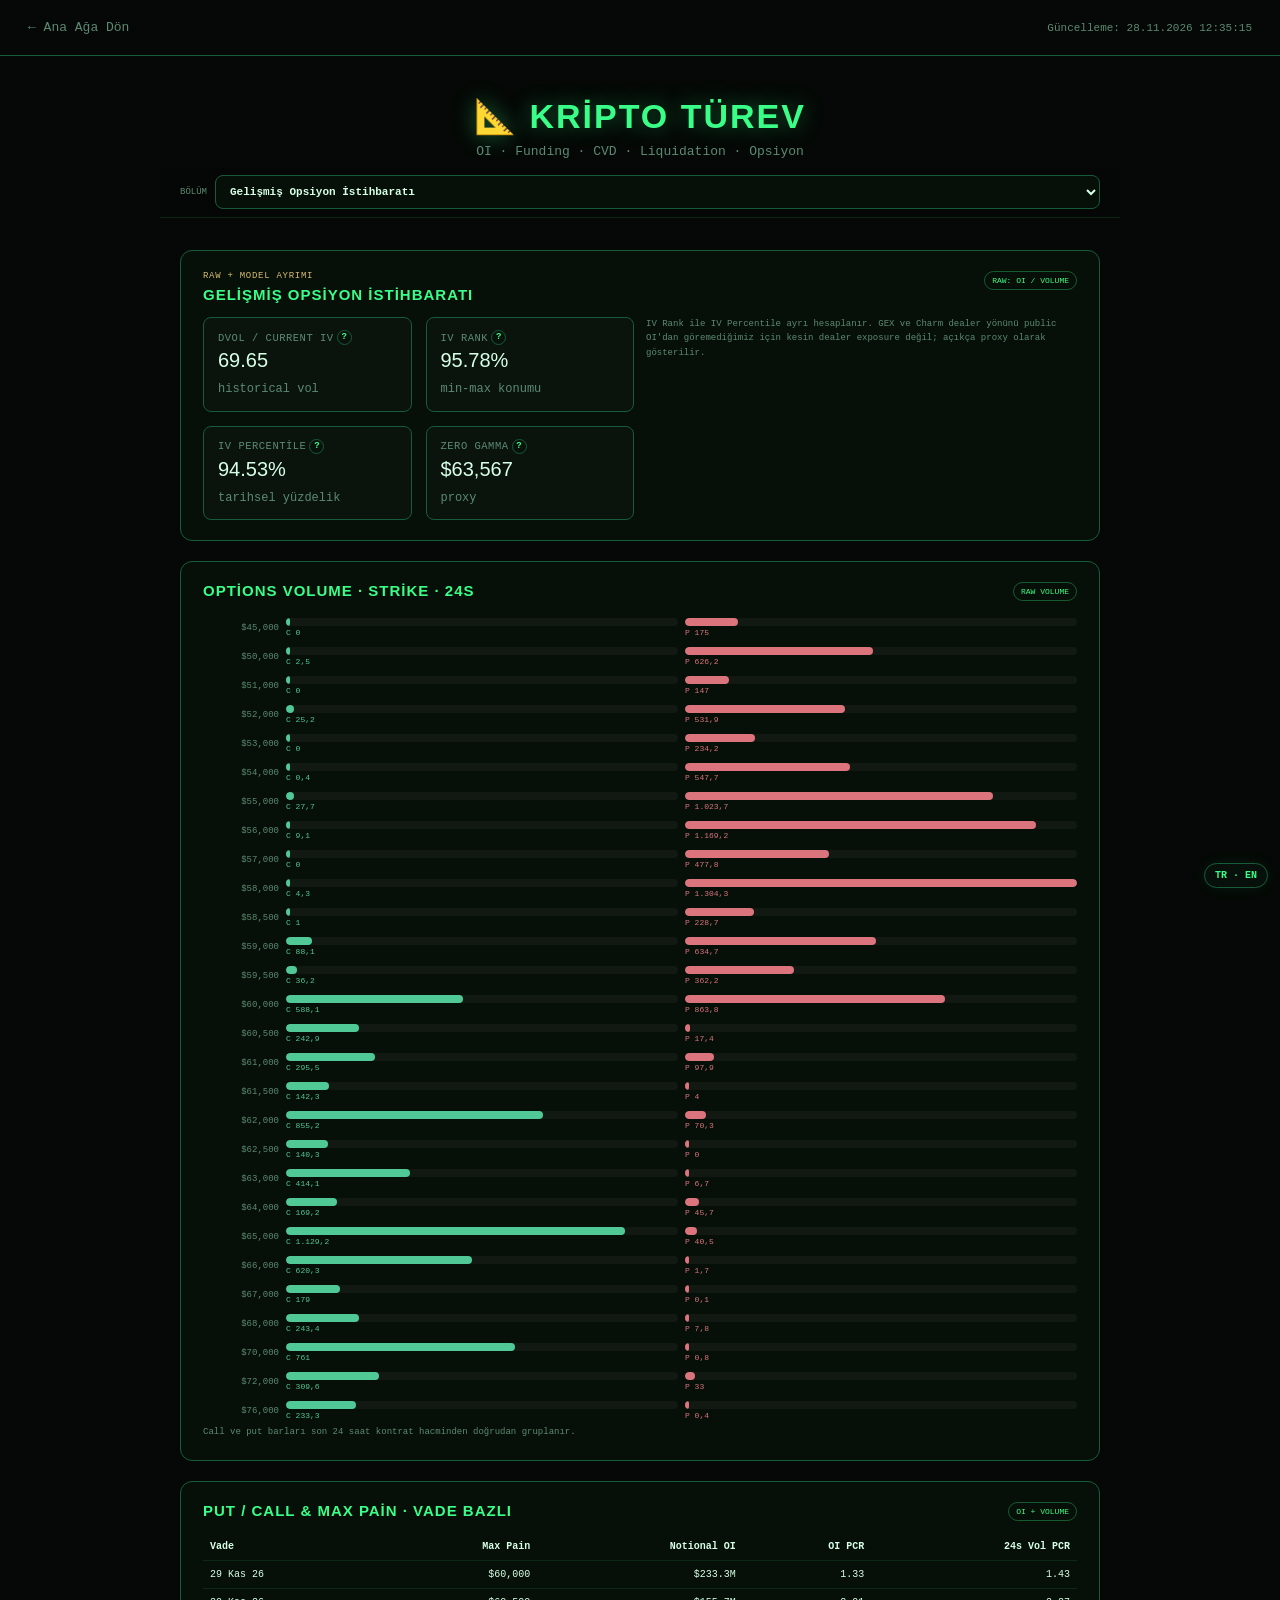
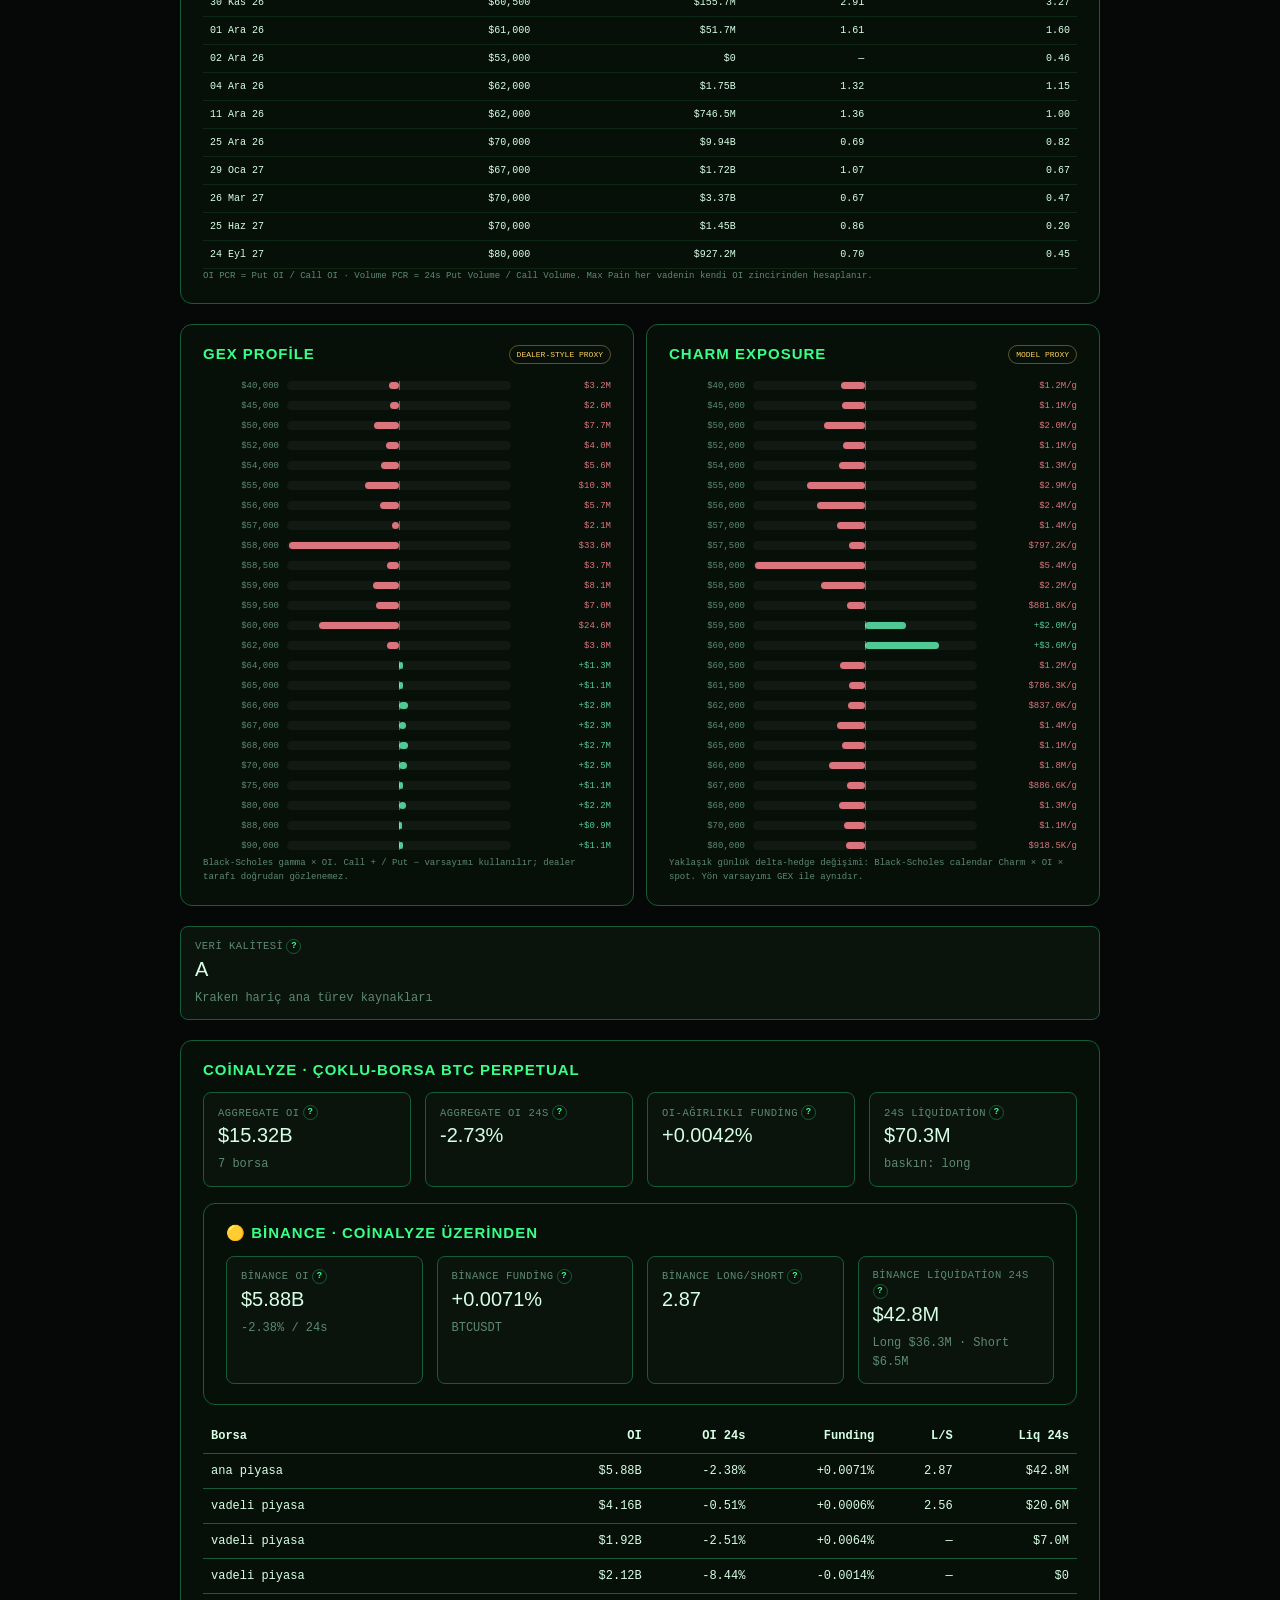
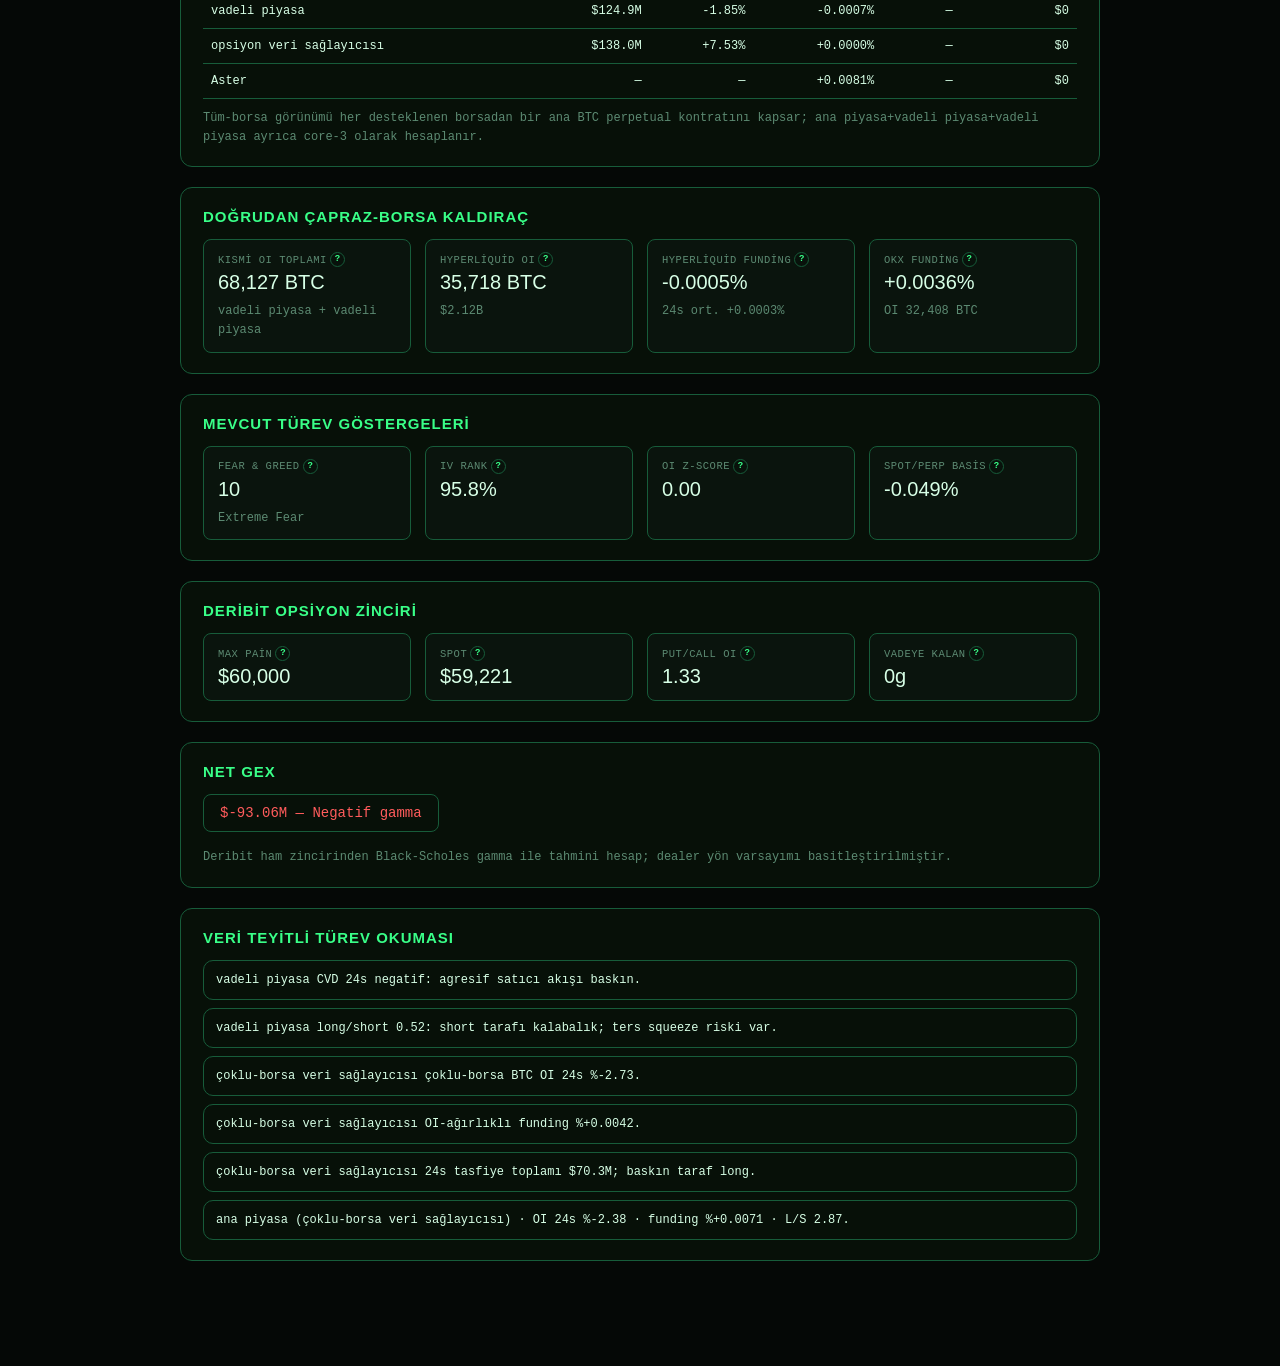
<file: agents/crypto_derivatives.html>
<!DOCTYPE html><html lang="tr"><head><meta charset="UTF-8"><meta name="viewport" content="width=device-width,initial-scale=1"><meta name="referrer" content="strict-origin-when-cross-origin"><meta http-equiv="Content-Security-Policy" content="default-src 'self'; script-src 'self' 'unsafe-inline'; style-src 'self' 'unsafe-inline' https://fonts.googleapis.com; font-src 'self' https://fonts.gstatic.com; img-src 'self' data: https:; connect-src 'self'; object-src 'none'; base-uri 'self'; form-action 'self'; frame-src 'none'; upgrade-insecure-requests"><title>Kripto Türev — Piyasa İstihbarat Ağı</title><link rel="stylesheet" href="../style.css"><style>.read-list{display:grid;gap:8px}.read-item{border:1px solid var(--green-dim);border-radius:10px;padding:10px 12px;font-size:12px;line-height:1.5}.quality{font-size:30px;font-weight:800}.venue-table{width:100%;border-collapse:collapse;font-size:12px}.venue-table th,.venue-table td{padding:10px 8px;border-bottom:1px solid var(--green-dim);text-align:right}.venue-table th:first-child,.venue-table td:first-child{text-align:left}.venue-table .binance-row{font-weight:800}.mini-badge{display:inline-block;padding:2px 7px;border-radius:10px;border:1px solid var(--green-dim);font-size:10px}</style><script data-security-frameguard>try{if(window.top!==window.self){window.top.location=window.self.location.href}}catch(e){document.documentElement.style.display="none"}</script></head><body><div class="topbar"><a class="back" href="../index.html">← Ana Ağa Dön</a><span class="updated" id="updated">Yükleniyor…</span></div><div class="page-header"><h1>📐 KRİPTO TÜREV</h1><p>Deribit · Coinalyze · Binance · Kraken Futures · Hyperliquid · OKX</p></div><div class="container" id="content"></div><script src="../help.js"></script><script>
const G='#39ff88',R='#ff5c5c';function f(x,n=2){return x==null?'—':Number(x).toFixed(n)}function money(x){if(x==null)return'—';let a=Math.abs(Number(x));return '$'+(a>=1e9?(a/1e9).toFixed(2)+'B':a>=1e6?(a/1e6).toFixed(1)+'M':a>=1e3?(a/1e3).toFixed(1)+'K':a.toFixed(0))}function pct(x,n=4){return x==null?'—':(Number(x)>=0?'+':'')+Number(x).toFixed(n)+'%'}function stat(l,v,n='',h=''){return `<div class="stat-box"><div class="label">${l} ${h?tip(h):''}</div><div class="value">${v}</div>${n?`<div class="note">${n}</div>`:''}</div>`}function src(d){let bs=d?.binance_status,q=d?.data_quality||{},kr=d?.kraken||{},hl=d?.hyperliquid||{},okx=d?.okx||{},ca=d?.coinalyze||{};let btxt=ca.binance_available?'Binance verisi Coinalyze üzerinden aktif.':(bs?(bs.ok?'Binance Futures doğrudan aktif':`${bs.status?'HTTP '+bs.status+' · ':''}${bs.message||'erişim başarısız'}`):'—');return `<div class="card source-card"><h2>Ücretsiz Veri Yığını · Kalite ${q.grade||'—'}</h2><div class="source-list"><div class="source-item"><div class="source-label">Deribit</div><div class="source-value">Opsiyon zinciri, OI, IV, Max Pain ve kendi GEX hesabımız.</div></div><div class="source-item"><div class="source-label">Coinalyze</div><div class="source-value">Çoklu-borsa BTC perpetual OI, funding, liquidation ve long/short · <span class="source-status">${ca.configured?(ca.ok?'aktif':'key var ama veri alınamadı'):'key yok'}</span>.</div></div><div class="source-item"><div class="source-label">Binance</div><div class="source-value">${btxt}</div></div><div class="source-item"><div class="source-label">Kraken Futures Analytics</div><div class="source-value">OI yönü, CVD, liquidation, long/short, basis, funding · <span class="source-status">${kr.ok?'aktif':'erişilemedi'}</span>.</div></div><div class="source-item"><div class="source-label">Hyperliquid</div><div class="source-value">Public BTC perp OI, funding ve 24s notional hacim · <span class="source-status">${hl.ok?'aktif':'erişilemedi'}</span>.</div></div><div class="source-item"><div class="source-label">OKX</div><div class="source-value">Public OI/funding/mark-index fallback · <span class="source-status">${okx.ok?'aktif':'erişilemedi'}</span>.</div></div></div></div>`}
function coinalyzeBlock(ca){if(!ca?.configured)return `<div class="card"><h2>Coinalyze Çoklu-Borsa</h2><div class="note">API key tanımlı değil.</div></div>`;if(!ca.ok)return `<div class="card"><h2>Coinalyze Çoklu-Borsa</h2><div class="error-box">${ca.error||ca.note||'Veri alınamadı'}</div></div>`;let b=ca.binance||{};let rows=(ca.markets||[]).map(x=>`<tr class="${x.exchange==='Binance'?'binance-row':''}"><td>${x.exchange}${x.exchange==='Binance'?' <span class="mini-badge">Coinalyze</span>':''}</td><td>${money(x.open_interest_usd)}</td><td>${pct(x.open_interest_change_24h_pct,2)}</td><td>${pct(x.funding_pct,4)}</td><td>${x.long_short_ratio==null?'—':Number(x.long_short_ratio).toFixed(2)}</td><td>${money(x.total_liquidations_24h_usd)}</td></tr>`).join('');return `<div class="card"><h2>Coinalyze · Çoklu-Borsa BTC Perpetual</h2><div class="stat-grid" style="margin-bottom:16px">${stat('Aggregate OI',money(ca.aggregate_oi_usd),`${ca.market_count||0} borsa`,'Coinalyze üzerinden seçilen büyük borsalardaki temsilci BTC perpetual kontratlarının USD OI toplamı.')}${stat('Aggregate OI 24s',pct(ca.oi_change_24h_pct,2),'','Aynı seçili borsa setinin 24 saatlik toplam OI değişimi.')}${stat('OI-Ağırlıklı Funding',pct(ca.oi_weighted_funding_pct,4),'','Borsaların funding oranlarının mevcut OI büyüklüğü ile ağırlıklandırılmış ortalaması.')}${stat('24s Liquidation',money(ca.liquidations_24h?.total_usd),ca.liquidations_24h?.dominant_side?`baskın: ${ca.liquidations_24h.dominant_side}`:'','Seçili borsalardaki long + short tasfiye toplamı.')}</div>${ca.binance_available?`<div class="card" style="margin:0 0 14px"><h2>🟡 Binance · Coinalyze Üzerinden</h2><div class="stat-grid">${stat('Binance OI',money(b.open_interest_usd),pct(b.open_interest_change_24h_pct,2)+' / 24s','GitHub runner Binance API’ye doğrudan erişemese de Coinalyze’ın topladığı Binance BTC perpetual OI verisi.')}${stat('Binance Funding',pct(b.funding_pct,4),b.symbol_on_exchange||b.symbol||'','Coinalyze üzerinden Binance funding oranı.')}${stat('Binance Long/Short',b.long_short_ratio==null?'—':Number(b.long_short_ratio).toFixed(2),'','Coinalyze üzerinden Binance long/short oranı.')}${stat('Binance Liquidation 24s',money(b.total_liquidations_24h_usd),`Long ${money(b.long_liquidations_24h_usd)} · Short ${money(b.short_liquidations_24h_usd)}`,'Coinalyze üzerinden Binance BTC perpetual long ve short tasfiyeleri.')}</div></div>`:`<div class="note">Bu üretimde Coinalyze Binance BTC perpetual market döndürmedi.</div>`}<div style="overflow:auto"><table class="venue-table"><thead><tr><th>Borsa</th><th>OI</th><th>OI 24s</th><th>Funding</th><th>L/S</th><th>Liq 24s</th></tr></thead><tbody>${rows}</tbody></table></div><div class="note" style="margin-top:10px">${ca.note||''}</div></div>`}
async function load(){try{let d=await(await fetch('../data/crypto_derivatives.json?t='+Date.now())).json();updated.textContent='Güncelleme: '+new Date(d.generated_at).toLocaleString('tr-TR');if(d.error)throw Error(d.error);let kr=d.kraken||{},hl=d.hyperliquid||{},okx=d.okx||{},x=d.cross_venue_oi||{},q=d.data_quality||{},ca=d.coinalyze||{};let oiValue=d.oi_zscore!=null?d.oi_zscore.toFixed(2):(d.open_interest_btc!=null?Math.round(d.open_interest_btc).toLocaleString()+' BTC':'—');let oiLabel=d.oi_zscore!=null?'OI Z-Score':'Open Interest';let oiNote=d.oi_zscore_source||d.open_interest_source||'';let flow=kr.cvd_change_24h==null?'—':(kr.cvd_change_24h>0?'Alıcı baskısı':'Satıcı baskısı');let h=`<div class="stat-grid" style="margin-bottom:20px">${stat('Veri Kalitesi',q.grade||'—',`${q.ok_count||0}/${q.source_count||0} ücretsiz ana kaynak aktif`,'Bağımsız türev kaynaklarının kaçının aynı üretimde başarıyla veri döndürdüğü.')}${stat('Kraken OI 24s',kr.open_interest_change_24h_pct==null?'—':pct(kr.open_interest_change_24h_pct,2),kr.symbol||'','Kraken BTC perpetual açık pozisyonunun 24 saatlik değişimi.')}${stat('Kraken CVD 24s',flow,kr.cvd_change_24h==null?'':(kr.cvd_change_24h>=0?'+':'')+Number(kr.cvd_change_24h).toLocaleString(),'Cumulative Volume Delta; agresif alış ve satış akışının yönünü gösterir.')}${stat('Kraken Long/Short',kr.long_short_ratio==null?'—':kr.long_short_ratio.toFixed(2),'oran','Long/short oranı.')}</div>`;
h+=coinalyzeBlock(ca);
h+=`<div class="card"><h2>Doğrudan Çapraz-Borsa Kaldıraç</h2><div class="stat-grid">${stat('Kısmi OI Toplamı',x.total_btc!=null?Math.round(x.total_btc).toLocaleString()+' BTC':'—',x.venues?x.venues.map(v=>v.venue).join(' + '):'','Doğrudan API ile aynı birime güvenle normalize edebildiğimiz borsaların OI toplamı.')}${stat('Hyperliquid OI',hl.open_interest_btc!=null?Math.round(hl.open_interest_btc).toLocaleString()+' BTC':'—',hl.open_interest_usd?money(hl.open_interest_usd):'','Hyperliquid BTC perpetual açık pozisyonu.')}${stat('Hyperliquid Funding',pct(hl.funding_pct,4),hl.funding_24h_avg_pct==null?'':'24s ort. '+pct(hl.funding_24h_avg_pct,4),'Hyperliquid public API funding oranı.')}${stat('OKX Funding',pct(okx.funding_pct,4),okx.open_interest_btc==null?'':'OI '+Math.round(okx.open_interest_btc).toLocaleString()+' BTC','OKX public BTC-USDT swap funding ve OI.')}</div></div>`;
h+=`<div class="card"><h2>Mevcut Türev Göstergeleri</h2><div class="stat-grid">${stat('Fear & Greed',d.fear_greed?d.fear_greed.value:'—',d.fear_greed?.label||'','0-100 arası piyasa duyarlılığı.')}${stat('IV Rank',d.iv_rank_pct!=null?d.iv_rank_pct.toFixed(1)+'%':'—','','Deribit volatilitesinin tarihsel yüzdeliği.')}${stat(oiLabel,oiValue,oiNote,'OI seviyesinin kısa dönem geçmişine göre standart sapması.')}${stat('Spot/Perp Basis',d.spot_perp_basis_pct!=null?d.spot_perp_basis_pct.toFixed(3)+'%':'—',d.basis_source||'','Perpetual mark ile spot/index arasındaki prim/iskonto.')}</div></div>`;
if(d.max_pain)h+=`<div class="card"><h2>Deribit Opsiyon Zinciri</h2><div class="stat-grid">${stat('Max Pain','$'+d.max_pain.strike.toLocaleString(),'','Teorik max-pain fiyat bölgesi; tek başına fiyat hedefi değildir.')}${stat('Spot','$'+Math.round(d.max_pain.spot).toLocaleString(),'','Deribit index spot.')}${stat('Put/Call OI',d.max_pain.put_call_ratio.toFixed(2),'','Put OI / Call OI oranı.')}${stat('Vadeye Kalan',d.max_pain.days_left+'g','','İncelenen en yakın vade.')}</div></div>`;
if(d.gex_musd!=null)h+=`<div class="card"><h2>Net GEX</h2><div class="badge" style="color:${d.gex_musd>=0?G:R}">${d.gex_musd>=0?'+':''}$${d.gex_musd.toFixed(2)}M — ${d.gex_musd>=0?'Pozitif gamma':'Negatif gamma'}</div><div class="note">Deribit ham zincirinden Black-Scholes gamma ile tahmini hesap; dealer yön varsayımı basitleştirilmiştir.</div></div>`;
if(d.derivatives_reading?.length)h+=`<div class="card"><h2>Veri Teyitli Türev Okuması</h2><div class="read-list">${d.derivatives_reading.map(x=>`<div class="read-item">${x}</div>`).join('')}</div></div>`;content.innerHTML=h+src(d)}catch(e){content.innerHTML=`<div class="error-box">⚠️ ${e.message}</div>`+src(null)}}load()</script><script src="../advanced_derivatives.js"></script><script src="../section_nav.js"></script><script src="../crypto_derivatives_cleanup.js"></script></body></html>
</file>
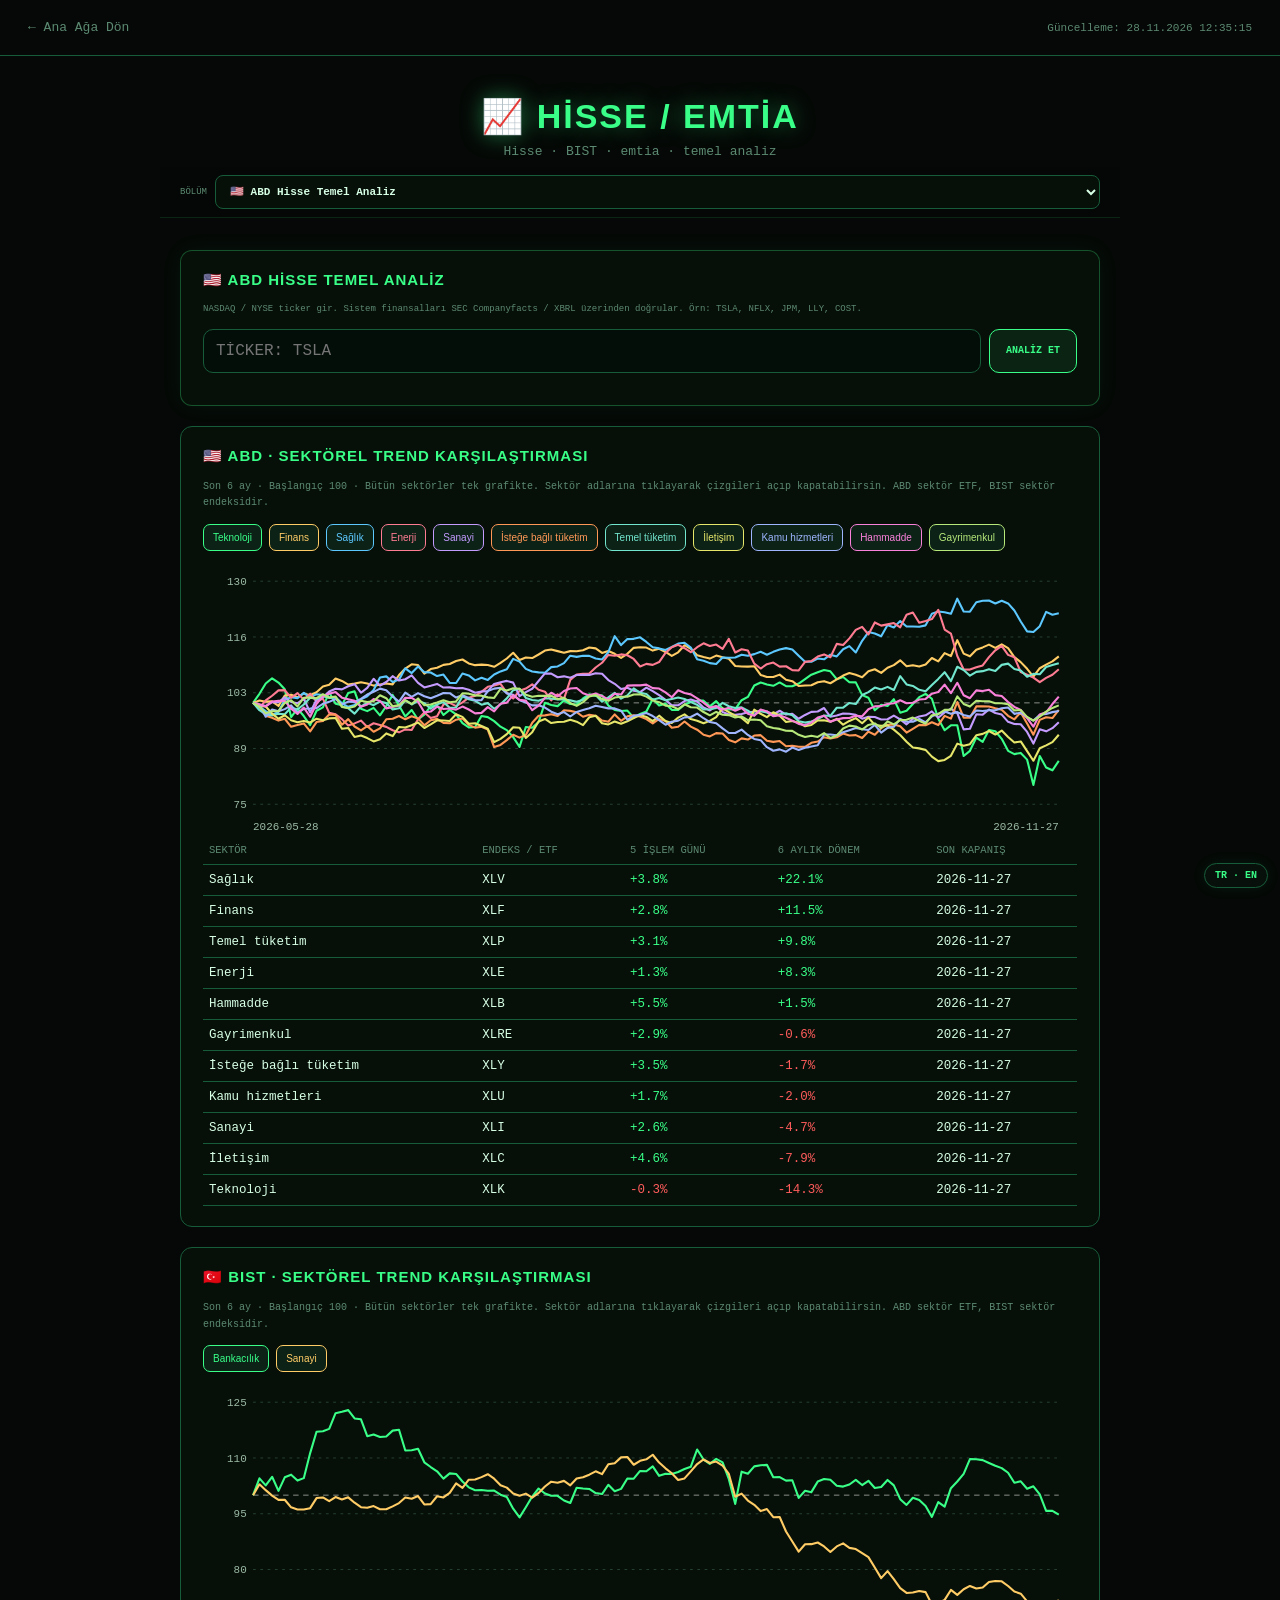
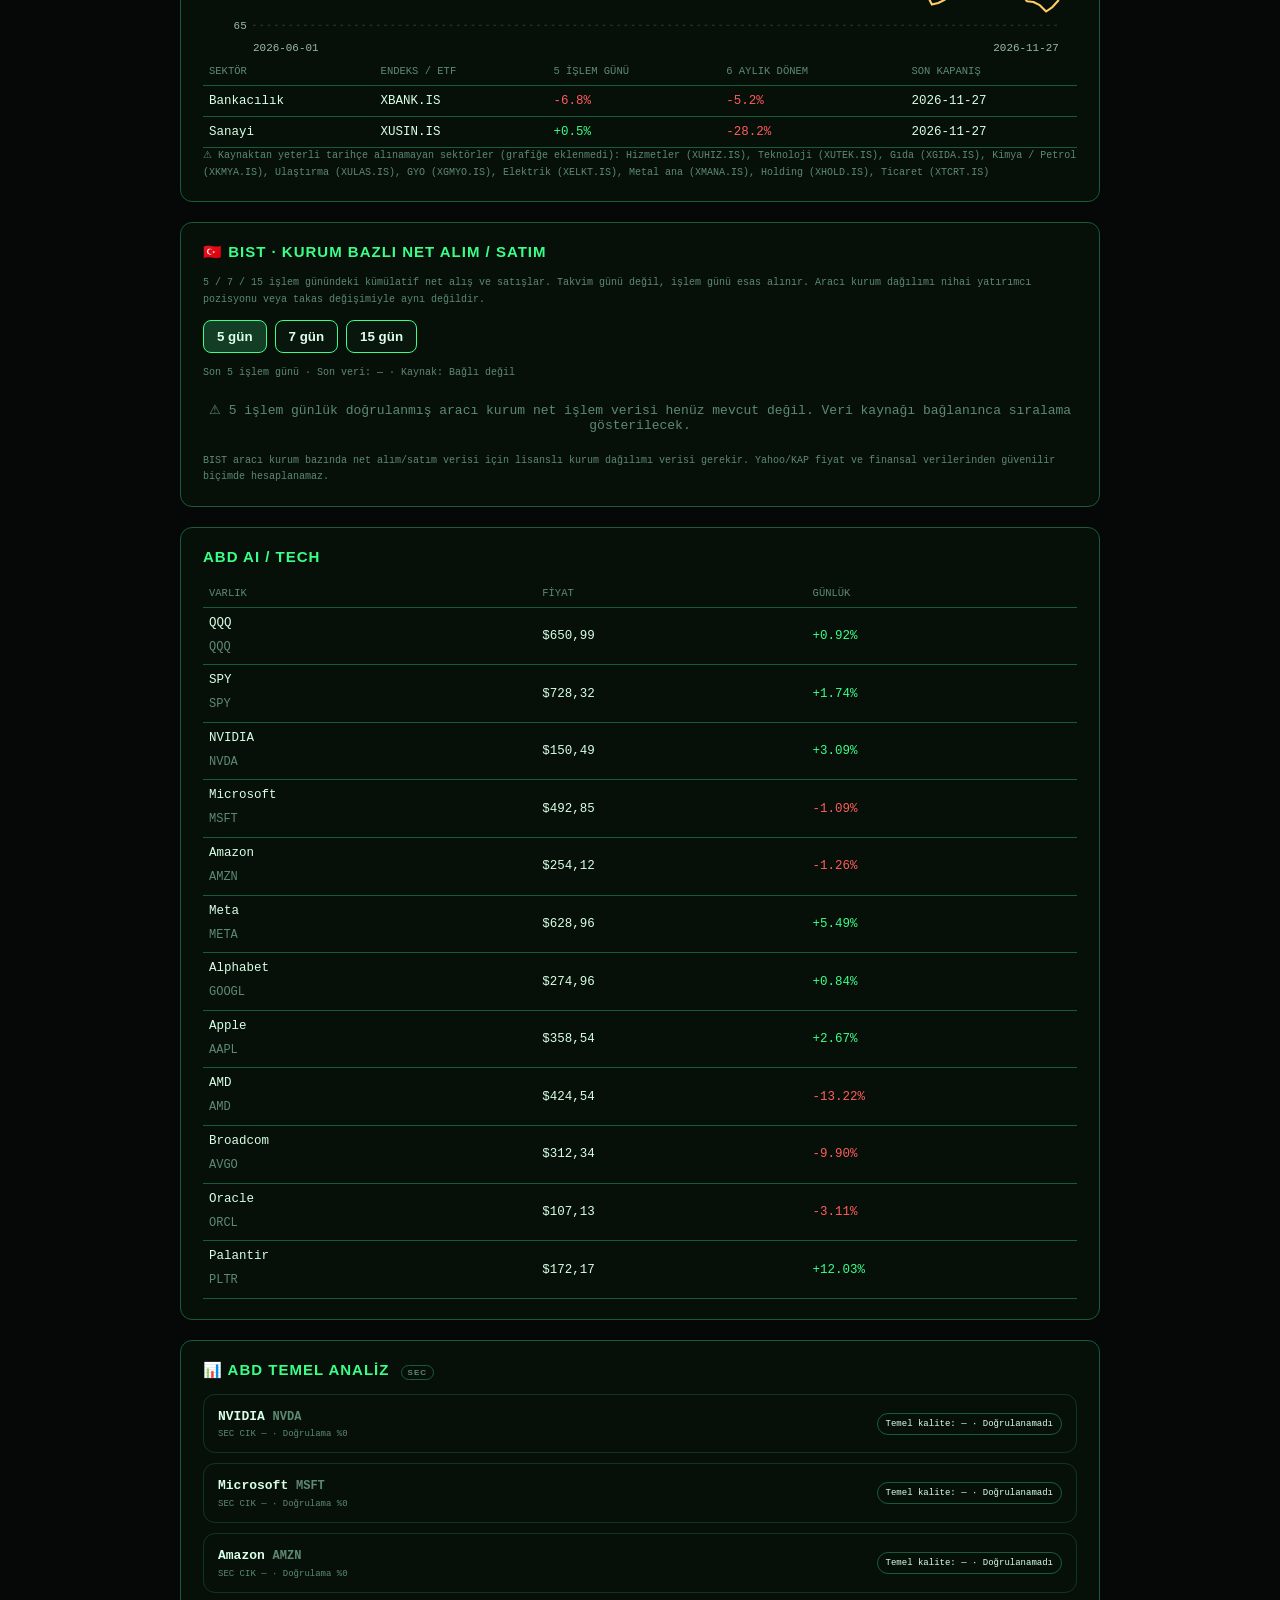
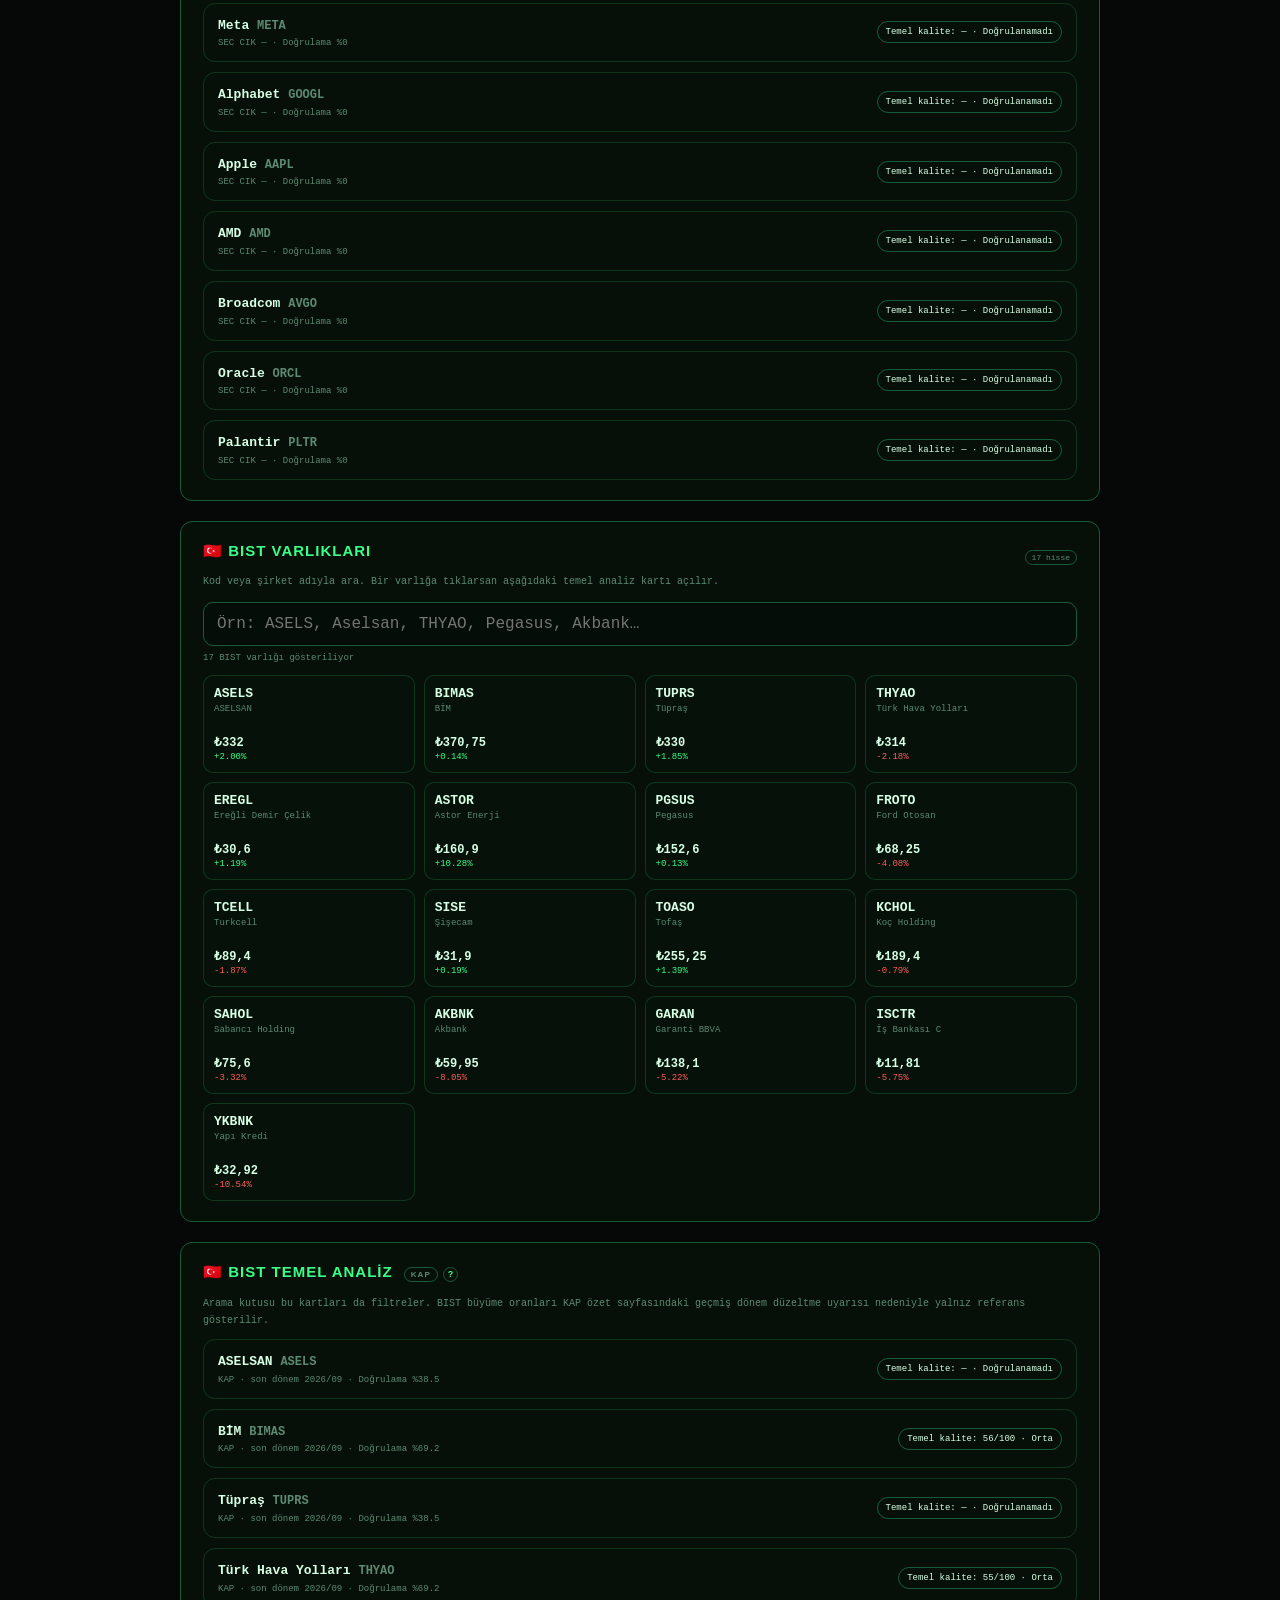
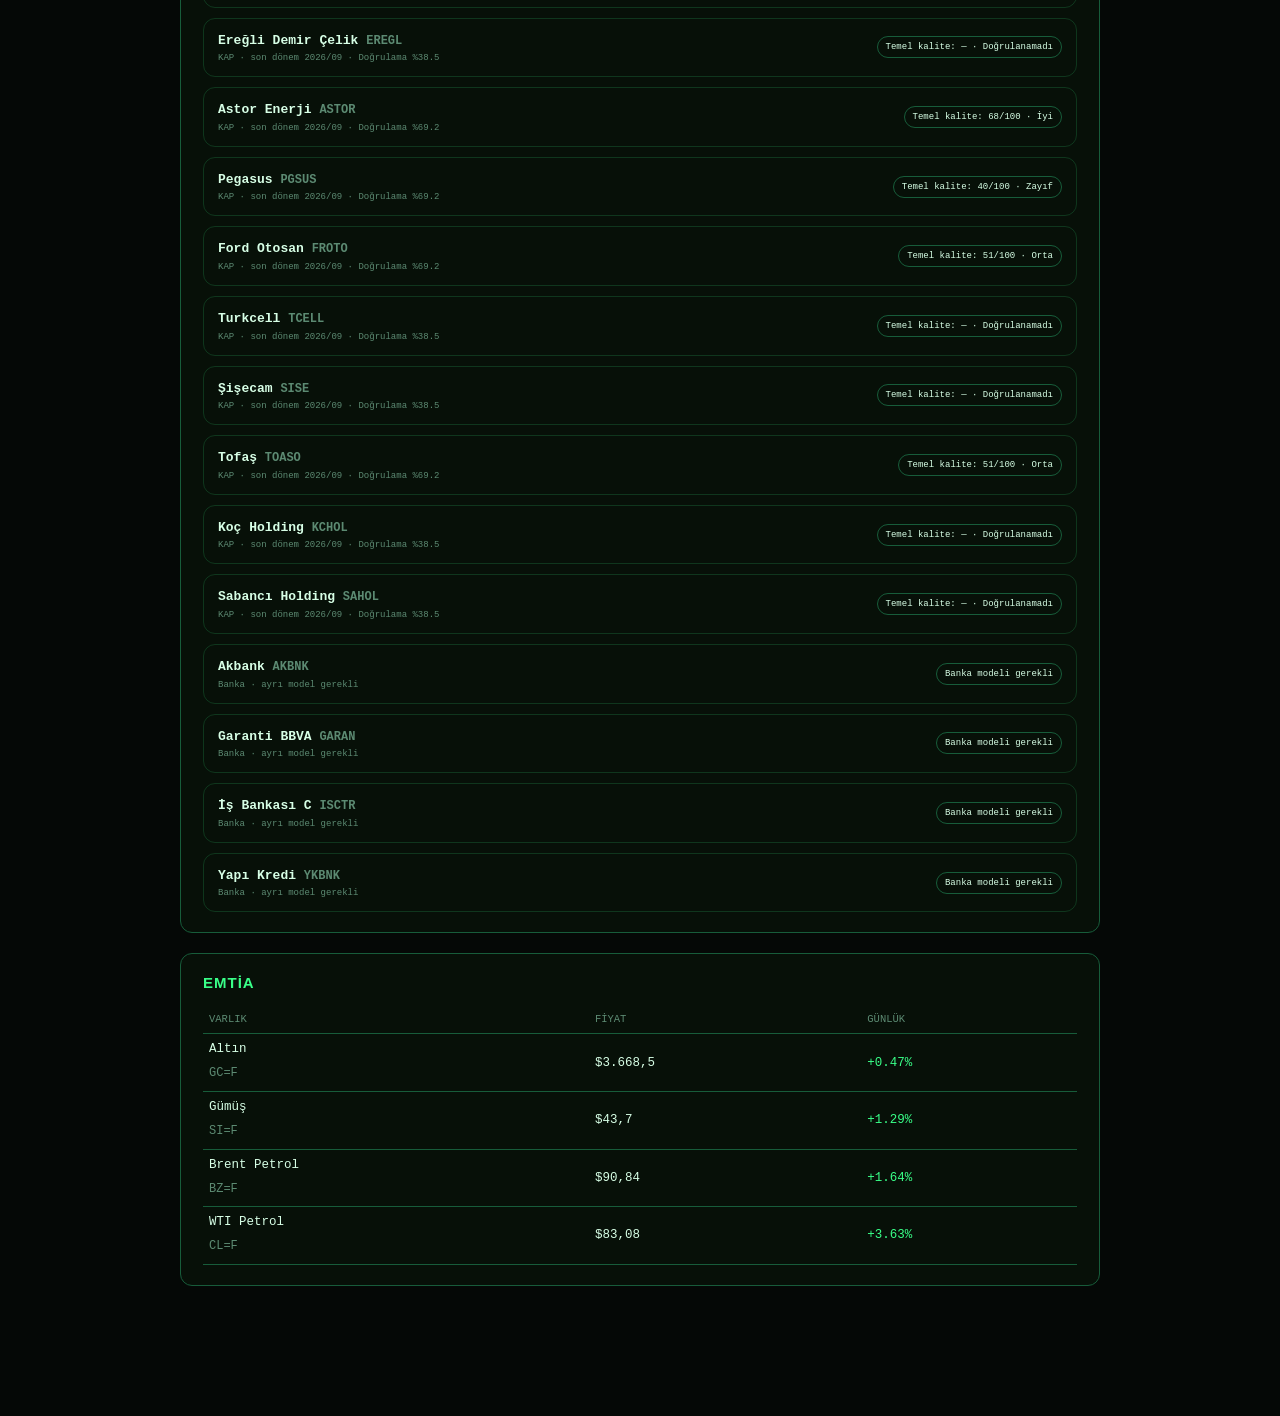
<file: agents/equities.html>
<!DOCTYPE html><html lang="tr"><head><meta charset="UTF-8"><meta name="viewport" content="width=device-width,initial-scale=1"><meta name="referrer" content="strict-origin-when-cross-origin"><meta http-equiv="Content-Security-Policy" content="default-src 'self'; script-src 'self' 'unsafe-inline'; style-src 'self' 'unsafe-inline' https://fonts.googleapis.com; font-src 'self' https://fonts.gstatic.com; img-src 'self' data: https:; connect-src 'self' https://project-alpha-terminal.onrender.com; object-src 'none'; base-uri 'self'; form-action 'self'; frame-src 'none'; upgrade-insecure-requests"><title>Hisse / Emtia — Piyasa İstihbarat Ağı</title><link rel="stylesheet" href="../style.css"><style>.fund-grid{display:grid;grid-template-columns:repeat(3,1fr);gap:10px;margin-top:12px}.fund-item{border:1px solid var(--green-dim);border-radius:10px;padding:10px}.fund-name{font-size:9px;color:var(--muted);text-transform:uppercase;letter-spacing:.05em}.fund-val{font-size:17px;font-weight:800;margin-top:5px}.fund-src{font-size:8px;color:var(--muted);margin-top:5px;line-height:1.45}.verified{color:#39ff88}.unverified{color:#ffcf5c}.fund-card{border:1px solid rgba(57,255,136,.16);border-radius:12px;margin-top:10px;overflow:hidden}.fund-card summary{cursor:pointer;list-style:none;padding:13px 14px;display:flex;justify-content:space-between;gap:12px;align-items:center}.fund-card summary::-webkit-details-marker{display:none}.fund-card[open] summary{border-bottom:1px solid rgba(57,255,136,.12)}.fund-title{font-size:13px;font-weight:800}.fund-meta{font-size:9px;color:var(--muted);margin-top:3px}.score-pill{border:1px solid var(--green-dim);border-radius:999px;padding:5px 8px;font-size:9px;white-space:nowrap}.checks{padding:10px 14px 14px}.check{font-size:9px;color:var(--muted);line-height:1.6}.policy{font-size:10px;line-height:1.65;color:var(--muted)}.section-badge{display:inline-block;margin-left:6px;font-size:8px;border:1px solid var(--green-dim);border-radius:999px;padding:2px 6px;color:var(--muted)}.bist-search-wrap{margin-top:12px}.bist-search{width:100%;box-sizing:border-box;background:rgba(4,14,9,.85);border:1px solid var(--green-dim);border-radius:10px;padding:12px 13px;color:var(--text);font:inherit;outline:none}.bist-search:focus{border-color:var(--green);box-shadow:0 0 0 2px rgba(57,255,136,.08)}.bist-search-meta{font-size:9px;color:var(--muted);margin-top:7px}.bist-assets{display:grid;grid-template-columns:repeat(4,1fr);gap:9px;margin-top:12px}.bist-asset{border:1px solid rgba(57,255,136,.16);border-radius:10px;padding:10px;cursor:pointer;background:rgba(8,22,14,.35);transition:.15s}.bist-asset:hover{border-color:rgba(57,255,136,.45);transform:translateY(-1px)}.bist-code{font-size:13px;font-weight:800}.bist-name{font-size:9px;color:var(--muted);margin-top:3px;min-height:24px}.bist-price{font-size:12px;font-weight:700;margin-top:7px}.bist-day{font-size:9px;margin-top:2px}.hidden-by-search{display:none!important}.bist-empty{padding:18px 0;color:var(--muted);font-size:10px}.bist-fund-header{display:flex;justify-content:space-between;gap:8px;align-items:center;flex-wrap:wrap}@media(max-width:950px){.bist-assets{grid-template-columns:repeat(3,1fr)}}@media(max-width:850px){.fund-grid{grid-template-columns:1fr 1fr}}@media(max-width:650px){.bist-assets{grid-template-columns:repeat(2,1fr)}}@media(max-width:560px){.fund-grid{grid-template-columns:1fr}.fund-card summary{align-items:flex-start;flex-direction:column}.bist-assets{grid-template-columns:1fr 1fr}}</style><script data-security-frameguard>try{if(window.top!==window.self){window.top.location=window.self.location.href}}catch(e){document.documentElement.style.display="none"}</script></head><body><div class="topbar"><a class="back" href="../index.html">← Ana Ağa Dön</a><span class="updated" id="updated">Yükleniyor…</span></div><div class="page-header"><h1>📈 HİSSE / EMTİA</h1><p>ABD AI / Tech · BIST · Doğrulanmış Temel Analiz · Emtia</p></div><div class="container" id="content"></div><script src="../help.js"></script><script>
function table(rows,currency='$'){return `<div class="table-wrap"><table class="data-table"><tr><th>Varlık</th><th>Fiyat</th><th>Günlük</th></tr>${rows.map(x=>`<tr><td>${x.label}<div class="note">${x.symbol}</div></td><td>${x.price==null?'—':currency+Number(x.price).toLocaleString('tr-TR',{maximumFractionDigits:2})}</td><td class="${x.change_pct>=0?'positive':'negative'}">${x.change_pct==null?'—':(x.change_pct>=0?'+':'')+Number(x.change_pct).toFixed(2)+'%'}</td></tr>`).join('')}</table></div>`}
function money(v,c='$'){if(v==null)return'—';v=Number(v);const a=Math.abs(v),s=v<0?'−':'';if(a>=1e12)return s+c+(a/1e12).toFixed(2)+'T';if(a>=1e9)return s+c+(a/1e9).toFixed(2)+'B';if(a>=1e6)return s+c+(a/1e6).toFixed(1)+'M';return s+c+a.toLocaleString('tr-TR',{maximumFractionDigits:0})}
function pct(v){return v==null?'—':`${Number(v)>=0?'+':''}${Number(v).toFixed(1)}%`}
function num(v,d=2){return v==null?'—':Number(v).toFixed(d)}
function norm(s){return String(s||'').toLocaleLowerCase('tr-TR').normalize('NFD').replace(/[\u0300-\u036f]/g,'')}
function metric(m,label,fmt){m=m||{};const ok=!!m.verified;return `<div class="fund-item"><div class="fund-name">${label}</div><div class="fund-val ${ok?'verified':'unverified'}">${m.value==null?'—':fmt(m.value)}</div><div class="fund-src">${ok?'✓ Doğrulandı':'⚠ Doğrulanamadı'}${m.period?' · '+m.period:''}<br>${m.source||'Kaynak yok'}${m.note?' · '+m.note:''}</div></div>`}
function usFundamentals(rows){if(!rows?.length)return'<div class="empty">Temel analiz verisi yok.</div>';return rows.map(x=>{const m=x.metrics||{},checks=x.checks||[],score=x.score==null?'—':Number(x.score).toFixed(0)+'/100';return `<details class="fund-card"><summary><div><div class="fund-title">${x.label||x.company||x.symbol} <span class="note">${x.symbol}</span></div><div class="fund-meta">SEC CIK ${x.cik||'—'} · Doğrulama %${x.verification_rate_pct??0}</div></div><span class="score-pill">Temel kalite: ${score} · ${x.score_label||'—'}</span></summary>${x.error?`<div class="checks unverified">⚠ ${x.error}</div>`:`<div class="fund-grid">${metric(m.revenue_growth_yoy_pct,'Gelir büyümesi YoY',pct)}${metric(m.net_margin_pct,'Net kâr marjı',pct)}${metric(m.operating_margin_pct,'Faaliyet marjı',pct)}${metric(m.fcf_margin_pct,'FCF marjı',pct)}${metric(m.free_cash_flow,'Serbest nakit akışı',v=>money(v,'$'))}${metric(m.cash,'Nakit',v=>money(v,'$'))}${metric(m.debt,'Toplam borç',v=>money(v,'$'))}${metric(m.debt_to_equity,'Borç / Özkaynak',v=>num(v,2)+'x')}${metric(m.current_ratio,'Cari oran',v=>num(v,2)+'x')}${metric(m.pe_fy,'F/K · son FY',v=>num(v,1)+'x')}</div><div class="checks">${checks.map(c=>`<div class="check ${c.passed?'verified':'unverified'}">${c.passed?'✓':'⚠'} ${c.name}${c.period?' · '+c.period:''}${c.value_pct!=null?' · fark %'+Number(c.value_pct).toFixed(2):''} · ${c.rule||''}</div>`).join('')}</div>`}</details>`}).join('')}
function bistAssets(rows){if(!rows?.length)return'<div class="bist-empty">BIST varlığı bulunamadı.</div>';return `<div id="bistAssetGrid" class="bist-assets">${rows.map(x=>`<div class="bist-asset" data-symbol="${x.symbol}" data-label="${x.label||''}" onclick="selectBist('${x.symbol}')"><div class="bist-code">${x.symbol}</div><div class="bist-name">${x.label||''}</div><div class="bist-price">${x.price==null?'—':'₺'+Number(x.price).toLocaleString('tr-TR',{maximumFractionDigits:2})}</div><div class="bist-day ${x.change_pct>=0?'positive':'negative'}">${x.change_pct==null?'—':(x.change_pct>=0?'+':'')+Number(x.change_pct).toFixed(2)+'%'}</div></div>`).join('')}</div><div id="bistNoResult" class="bist-empty" style="display:none">Aramana uyan BIST varlığı bulunamadı.</div>`}
function bistFundamentals(rows){if(!rows?.length)return'<div class="empty">BIST temel analiz verisi yok.</div>';return `<div id="bistFundList">${rows.map(x=>{const search=`${x.symbol} ${x.label||''} ${x.company||''}`;if(x.model==='bank')return `<details id="bist-${x.symbol}" class="fund-card bist-fund-card" data-search="${search}"><summary><div><div class="fund-title">${x.label||x.symbol} <span class="note">${x.symbol}</span></div><div class="fund-meta">Banka · ayrı model gerekli</div></div><span class="score-pill">${x.score_label||'Banka modeli gerekli'}</span></summary><div class="checks unverified">⚠ ${x.note||'Bankalar sanayi şirketi oranlarıyla analiz edilmez.'}</div></details>`;const m=x.metrics||{},checks=x.checks||[],score=x.score==null?'—':Number(x.score).toFixed(0)+'/100';return `<details id="bist-${x.symbol}" class="fund-card bist-fund-card" data-search="${search}"><summary><div><div class="fund-title">${x.label||x.company||x.symbol} <span class="note">${x.symbol}</span></div><div class="fund-meta">KAP · son dönem ${x.latest_period||'—'} · Doğrulama %${x.verification_rate_pct??0}</div></div><span class="score-pill">Temel kalite: ${score} · ${x.score_label||'—'}</span></summary>${x.error?`<div class="checks unverified">⚠ ${x.error}</div>`:`<div class="fund-grid">${metric(m.revenue,'Hasılat / Satış',v=>money(v,'₺'))}${metric(m.net_income,'Net dönem kârı',v=>money(v,'₺'))}${metric(m.gross_margin_pct,'Brüt marj',pct)}${metric(m.operating_margin_pct,'Faaliyet marjı',pct)}${metric(m.net_margin_pct,'Net kâr marjı',pct)}${metric(m.cash,'Nakit',v=>money(v,'₺'))}${metric(m.liabilities_to_equity,'Yükümlülük / Özkaynak',v=>num(v,2)+'x')}${metric(m.current_ratio,'Cari oran',v=>num(v,2)+'x')}${metric(m.annual_revenue_growth_pct,'Yıllık gelir büyümesi · referans',pct)}${metric(m.price_try,'Hisse fiyatı',v=>'₺'+Number(v).toLocaleString('tr-TR',{maximumFractionDigits:2}))}</div><div class="checks">${checks.map(c=>`<div class="check ${c.passed?'verified':'unverified'}">${c.passed?'✓':'⚠'} ${c.name}${c.value_pct!=null?' · fark %'+Number(c.value_pct).toFixed(2):''} · ${c.rule||''}</div>`).join('')}${x.source_warning?`<div class="check unverified">⚠ ${x.source_warning}</div>`:''}${x.kap_url?`<div class="check"><a href="${x.kap_url}" target="_blank" rel="noopener">KAP finansal sayfasını aç ↗</a></div>`:''}</div>`}</details>`}).join('')}</div>`}
function src(d){const p=d?.fundamental_policy||{},b=d?.bist_policy||{};return `<div class="card source-card"><h2>Veri ve Doğrulama Politikası</h2><div class="source-list"><div class="source-item"><div class="source-label">ABD Finansalları</div><div class="source-value">${p.primary_source||'SEC Companyfacts / XBRL'}.</div></div><div class="source-item"><div class="source-label">BIST Finansalları</div><div class="source-value">${b.primary_source||'KAP resmi şirket finansal bilgileri'}.</div></div><div class="source-item"><div class="source-label">BIST doğrulama</div><div class="source-value">${b.verification||'Ticker eşleşmesi + aynı dönem oranları + bilanço eşitliği.'}</div></div><div class="source-item"><div class="source-label">Banka notu</div><div class="source-value">${b.bank_note||'Bankalar için ayrı temel analiz modeli gerekir.'}</div></div></div></div>`}
function filterBist(){const q=norm(document.getElementById('bistSearch')?.value||'');let visibleAssets=0;document.querySelectorAll('.bist-asset').forEach(el=>{const ok=!q||norm((el.dataset.symbol||'')+' '+(el.dataset.label||'')).includes(q);el.classList.toggle('hidden-by-search',!ok);if(ok)visibleAssets++});let visibleFund=0;document.querySelectorAll('.bist-fund-card').forEach(el=>{const ok=!q||norm(el.dataset.search||'').includes(q);el.classList.toggle('hidden-by-search',!ok);if(ok)visibleFund++});const no=document.getElementById('bistNoResult');if(no)no.style.display=visibleAssets?'none':'block';const meta=document.getElementById('bistSearchMeta');if(meta)meta.textContent=q?`${visibleAssets} varlık · ${visibleFund} temel analiz kartı eşleşti`:`${document.querySelectorAll('.bist-asset').length} BIST varlığı gösteriliyor`}
function selectBist(symbol){const input=document.getElementById('bistSearch');if(input){input.value=symbol;filterBist()}const card=document.getElementById('bist-'+symbol);if(card){card.classList.remove('hidden-by-search');card.open=true;setTimeout(()=>card.scrollIntoView({behavior:'smooth',block:'center'}),50)}}


const sectorColors=['#39ff88','#ffcc66','#5cc8ff','#ff7c92','#c49bff','#ff9856','#72e6ce','#e6e66a','#9fb6ff','#fa81da','#b6e87a','#ffb0b0'];
function sectorTrendCard(data,market,title){
 const rows=data?.[market]||[],ok=rows.filter(x=>x.points?.length),missing=rows.filter(x=>!x.points?.length);
 const ranking=[...ok].sort((a,b)=>(b.change_period_pct??-999)-(a.change_period_pct??-999));
 return '<div class="card"><h2>'+title+' · Sektörel Trend Karşılaştırması</h2><div class="policy">Son 6 ay · Başlangıç 100 · Bütün sektörler tek grafikte. Sektör adlarına tıklayarak çizgileri açıp kapatabilirsin. ABD sektör ETF, BIST sektör endeksidir.</div>'+
 (ok.length?'<div id="sectorLegend-'+market+'" style="display:flex;gap:7px;flex-wrap:wrap;margin:12px 0">'+ok.map((x,i)=>'<button type="button" data-sector="'+x.symbol+'" onclick="toggleSector(\''+market+'\',\''+x.symbol+'\')" style="cursor:pointer;border:1px solid '+sectorColors[i%sectorColors.length]+';background:#0c2217;color:'+sectorColors[i%sectorColors.length]+';border-radius:7px;padding:7px 9px;font-size:10px">'+x.label+'</button>').join('')+'</div><div id="sectorChart-'+market+'" class="sector-chart"></div><div class="table-wrap"><table class="data-table"><tr><th>Sektör</th><th>Endeks / ETF</th><th>5 işlem günü</th><th>6 aylık dönem</th><th>Son kapanış</th></tr>'+ranking.map(x=>'<tr><td>'+x.label+'</td><td>'+x.symbol+'</td><td class="'+(x.change_1w_pct>=0?'positive':'negative')+'">'+pct(x.change_1w_pct)+'</td><td class="'+(x.change_period_pct>=0?'positive':'negative')+'">'+pct(x.change_period_pct)+'</td><td>'+x.last_date+'</td></tr>').join('')+'</table></div>':'<div class="empty">Sektör tarihçesi henüz üretilemedi.</div>')+
 (missing.length?'<div class="policy">⚠ Kaynaktan yeterli tarihçe alınamayan sektörler (grafiğe eklenmedi): '+missing.map(x=>x.label+' ('+x.symbol+')').join(', ')+'</div>':'')+'</div>';
}
let sectorCache={},sectorHidden={us:new Set(),tr:new Set()};
function toggleSector(market,symbol){
 const set=sectorHidden[market];if(set.has(symbol))set.delete(symbol);else set.add(symbol);
 drawSector(market);
}
function drawSector(market){
 const rows=(sectorCache[market]||[]).filter(x=>x.points?.length);
 const host=document.getElementById('sectorChart-'+market);if(!host)return;
 const active=rows.filter(x=>!sectorHidden[market].has(x.symbol));
 document.querySelectorAll('#sectorLegend-'+market+' [data-sector]').forEach(el=>el.style.opacity=sectorHidden[market].has(el.dataset.sector)?'.35':'1');
 if(!active.length){host.innerHTML='<div class="empty">Gösterilecek sektör seçilmedi.</div>';return}
 const W=960,H=300,L=55,R=20,T=20,B=35;
 const allDates=[...new Set(active.flatMap(x=>x.points.map(p=>p.date)))].sort();
 const dateIndex=new Map(allDates.map((x,i)=>[x,i]));
 const values=active.flatMap(x=>x.points.map(p=>Number(p.index))).filter(Number.isFinite);
 const lo=Math.floor((Math.min(100,...values)-2)/5)*5,hi=Math.ceil((Math.max(100,...values)+2)/5)*5,span=Math.max(1,hi-lo);
 const x=date=>L+(dateIndex.get(date)||0)*(W-L-R)/Math.max(1,allDates.length-1);
 const y=value=>T+(hi-value)/span*(H-T-B);
 const grids=[0,.25,.5,.75,1].map(t=>{const v=lo+(hi-lo)*t,yy=T+(1-t)*(H-T-B);return '<line x1="'+L+'" x2="'+(W-R)+'" y1="'+yy+'" y2="'+yy+'" stroke="#284437" stroke-dasharray="3 5"/><text x="'+(L-7)+'" y="'+(yy+4)+'" text-anchor="end" fill="#9bb9a5" font-size="12">'+v.toFixed(0)+'</text>'}).join('');
 const lines=active.map(row=>{const i=rows.indexOf(row),color=sectorColors[i%sectorColors.length];const pts=row.points.filter(p=>Number.isFinite(Number(p.index)));const d=pts.map((p,j)=>(j?'L':'M')+x(p.date).toFixed(1)+','+y(p.index).toFixed(1)).join(' ');return '<path d="'+d+'" fill="none" stroke="'+color+'" stroke-width="2.3" stroke-linejoin="round"><title>'+row.label+' · '+row.change_period_pct+'%</title></path>'}).join('');
 host.innerHTML='<svg viewBox="0 0 '+W+' '+H+'" role="img" aria-label="Sektörlerin normalize edilmiş altı aylık karşılaştırması" style="width:100%;height:auto;display:block">'+grids+'<line x1="'+L+'" x2="'+(W-R)+'" y1="'+y(100)+'" y2="'+y(100)+'" stroke="#d2d2d2" stroke-dasharray="6 5" opacity=".7"/>'+lines+'<text x="'+L+'" y="'+(H-7)+'" fill="#9bb9a5" font-size="12">'+allDates[0]+'</text><text x="'+(W-R)+'" y="'+(H-7)+'" text-anchor="end" fill="#9bb9a5" font-size="12">'+allDates[allDates.length-1]+'</text></svg>';
}
function brokerFlowCard(d){
 const b=d||{},periods=[5,7,15];
 const data=b.periods||{};
 const table=(rows,label)=>'<div style="flex:1;min-width:260px"><h3>'+label+'</h3><div class="table-wrap"><table class="data-table"><tr><th>Kurum</th><th>Net lot</th><th>Net TL</th></tr>'+rows.map(x=>'<tr><td>'+String(x.broker||'—')+'</td><td>'+num(x.net_lots,0)+'</td><td>'+money(x.net_try,'₺')+'</td></tr>').join('')+'</table></div></div>';
 const panels=periods.map(days=>{
  const p=data[String(days)]||{},ready=p.status==='available'&&Array.isArray(p.buyers)&&Array.isArray(p.sellers);
  return '<div class="broker-period-panel" data-days="'+days+'" style="display:'+(days===5?'block':'none')+'">'+
   '<div class="policy">Son '+days+' işlem günü · Son veri: '+(p.as_of||'—')+' · Kaynak: '+(p.source||b.source||'Bağlı değil')+'</div>'+
   (ready?'<div style="display:flex;gap:14px;flex-wrap:wrap">'+table(p.buyers,'En çok net alanlar')+table(p.sellers,'En çok net satanlar')+'</div>':'<div class="empty">⚠ '+days+' işlem günlük doğrulanmış aracı kurum net işlem verisi henüz mevcut değil. Veri kaynağı bağlanınca sıralama gösterilecek.</div>')+'</div>';
 }).join('');
 return '<div class="card"><h2>🇹🇷 BIST · Kurum Bazlı Net Alım / Satım</h2><div class="policy">5 / 7 / 15 işlem günündeki kümülatif net alış ve satışlar. Takvim günü değil, işlem günü esas alınır. Aracı kurum dağılımı nihai yatırımcı pozisyonu veya takas değişimiyle aynı değildir.</div>'+
 '<div style="display:flex;gap:8px;flex-wrap:wrap;margin:12px 0">'+periods.map(days=>'<button type="button" class="broker-period-btn" data-days="'+days+'" onclick="selectBrokerPeriod('+days+')" style="cursor:pointer;border:1px solid #39ff88;border-radius:8px;padding:8px 13px;background:'+(days===5?'#143d26':'#08160e')+';color:#dfffea;font-weight:700">'+days+' gün</button>').join('')+'</div>'+panels+
 '<div class="policy">'+(b.note||'Doğrulanmış lisanslı kurum dağılımı verisi henüz bağlı değil.')+'</div></div>';
}
function selectBrokerPeriod(days){
 document.querySelectorAll('.broker-period-panel').forEach(el=>el.style.display=Number(el.dataset.days)===days?'block':'none');
 document.querySelectorAll('.broker-period-btn').forEach(el=>el.style.background=Number(el.dataset.days)===days?'#143d26':'#08160e');
}

async function load(){try{let d=await(await fetch('../data/equities.json?t='+Date.now())).json();updated.textContent='Güncelleme: '+new Date(d.generated_at).toLocaleString('tr-TR');sectorCache=d.sector_trends||{};content.innerHTML=`${sectorTrendCard(d.sector_trends,"us","🇺🇸 ABD")}${sectorTrendCard(d.sector_trends,"tr","🇹🇷 BIST")}${brokerFlowCard(d.bist_broker_flows)}<div class="card"><h2>ABD AI / Tech</h2>${table(d.tech||[],'$')}</div><div class="card"><h2>📊 ABD Temel Analiz <span class="section-badge">SEC</span></h2>${usFundamentals(d.fundamentals||[])}</div><div class="card"><div class="bist-fund-header"><h2>🇹🇷 BIST Varlıkları</h2><span class="section-badge">${(d.bist||[]).length} hisse</span></div><div class="policy">Kod veya şirket adıyla ara. Bir varlığa tıklarsan aşağıdaki temel analiz kartı açılır.</div><div class="bist-search-wrap"><input id="bistSearch" class="bist-search" type="search" placeholder="Örn: ASELS, Aselsan, THYAO, Pegasus, Akbank…" autocomplete="off" oninput="filterBist()"><div id="bistSearchMeta" class="bist-search-meta">${(d.bist||[]).length} BIST varlığı gösteriliyor</div></div>${bistAssets(d.bist||[])}</div><div class="card"><h2>🇹🇷 BIST Temel Analiz <span class="section-badge">KAP</span> ${tip('KAP resmi şirket finansal bilgilerinden aynı dönem oranları ve bilanço eşitliği kontrolüyle hesaplanır. Doğrulanamayan veri skora girmez.')}</h2><div class="policy">Arama kutusu bu kartları da filtreler. BIST büyüme oranları KAP özet sayfasındaki geçmiş dönem düzeltme uyarısı nedeniyle yalnız referans gösterilir.</div>${bistFundamentals(d.bist_fundamentals||[])}</div><div class="card"><h2>Emtia</h2>${table(d.commodities||[],'$')}</div>`+src(d);drawSector('us');drawSector('tr')}catch(e){content.innerHTML=`<div class="error-box">⚠️ ${e.message}</div>`+src(null)}}load()</script><script src="../us_fundamentals_live.js"></script><script src="../section_nav.js"></script></body></html>
</file>
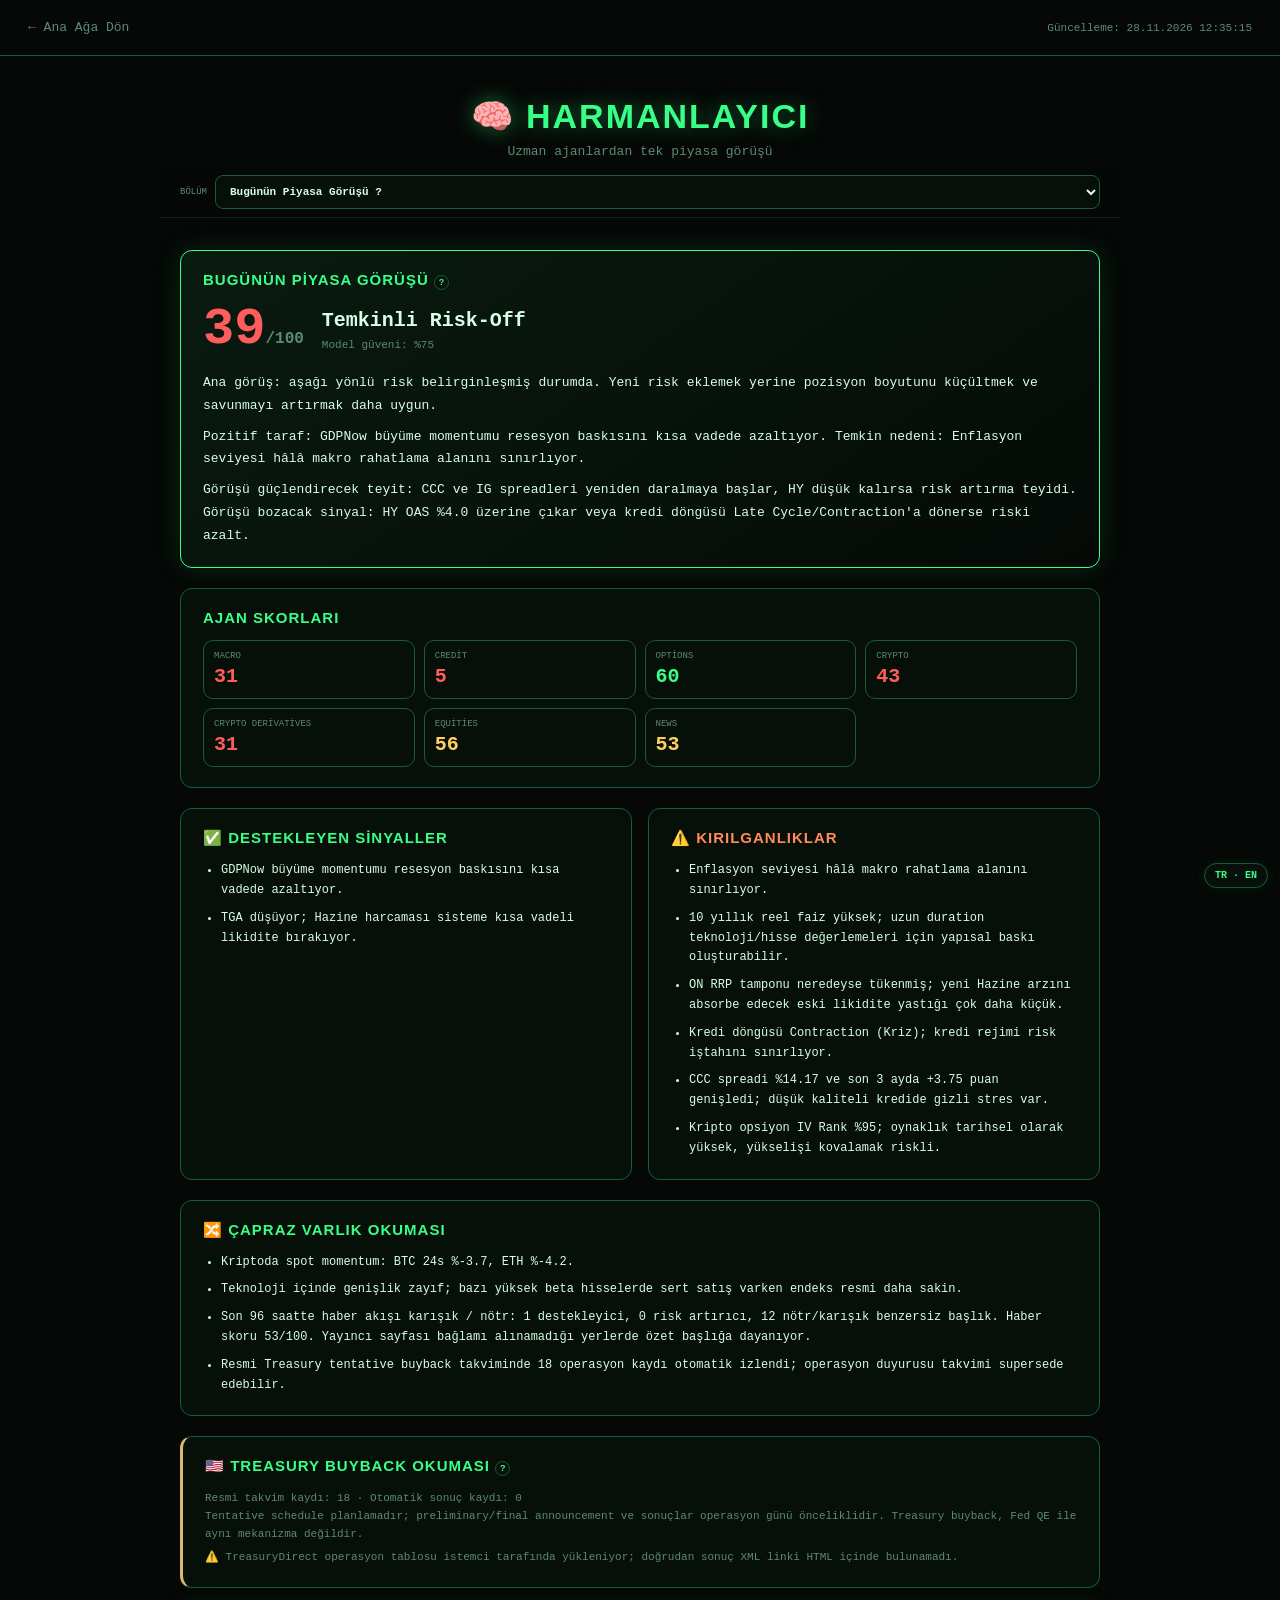
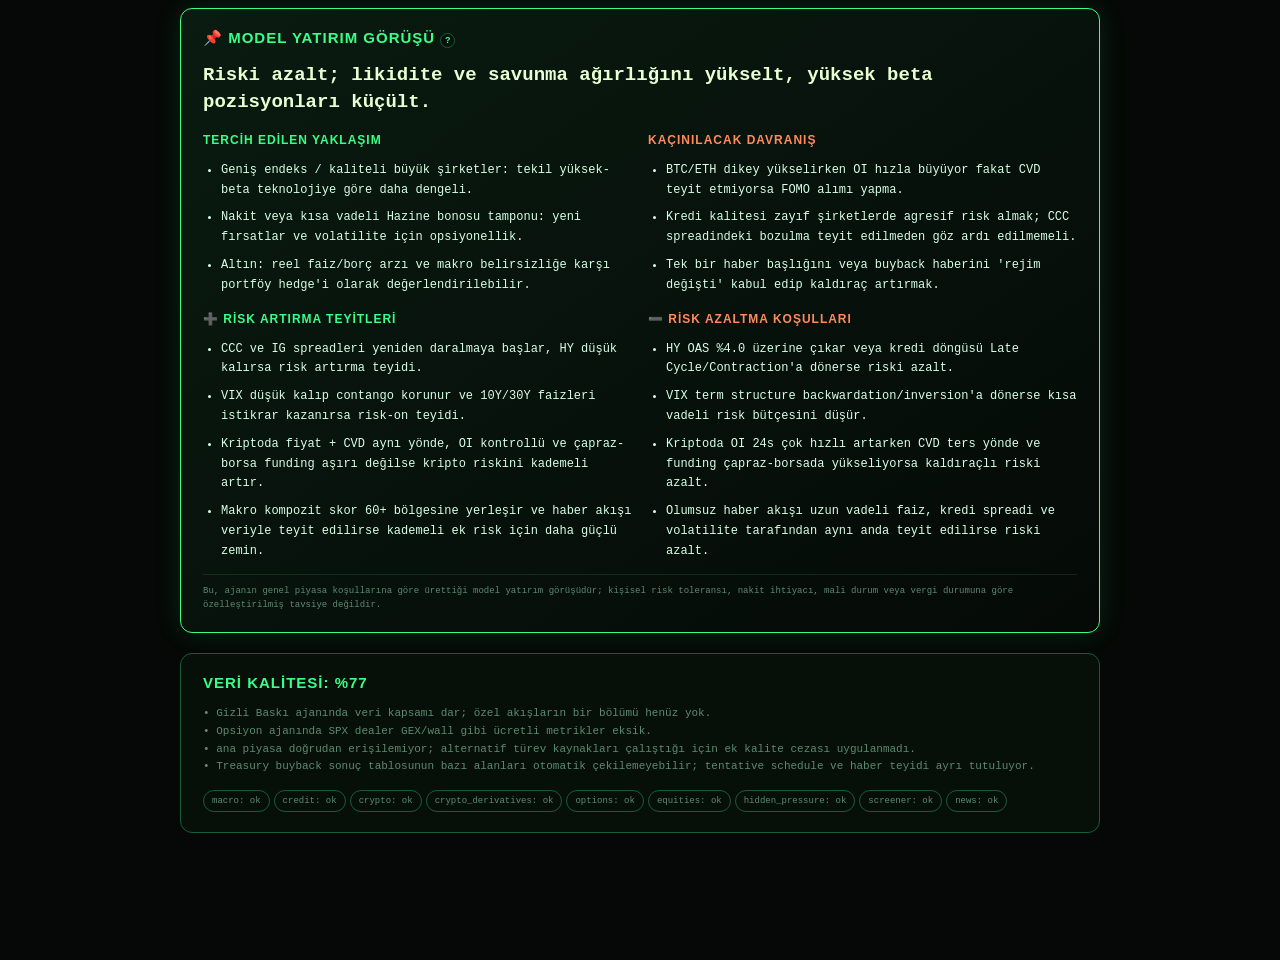
<file: agents/harmonizer.html>
<!DOCTYPE html><html lang="tr"><head><meta charset="UTF-8"><meta name="viewport" content="width=device-width,initial-scale=1"><meta name="referrer" content="strict-origin-when-cross-origin"><meta http-equiv="Content-Security-Policy" content="default-src 'self'; script-src 'self' 'unsafe-inline'; style-src 'self' 'unsafe-inline' https://fonts.googleapis.com; font-src 'self' https://fonts.gstatic.com; img-src 'self' data: https:; connect-src 'self'; object-src 'none'; base-uri 'self'; form-action 'self'; frame-src 'none'; upgrade-insecure-requests"><title>Harmanlayıcı — Piyasa İstihbarat Ağı</title><link rel="stylesheet" href="../style.css"><style>
.hero{border:1px solid var(--green);box-shadow:0 0 28px rgba(57,255,136,.12);background:linear-gradient(145deg,rgba(10,28,17,.96),rgba(5,10,7,.97))}.score-line{display:flex;gap:18px;align-items:center;flex-wrap:wrap}.score{font-size:52px;font-weight:700;color:var(--green);line-height:1}.stance{font-size:20px;font-weight:700}.confidence{font-size:11px;color:var(--muted);margin-top:7px}.plain{font-size:13px;line-height:1.75;color:var(--text);margin-top:16px}.plain p+p{margin-top:8px}.cols{display:grid;grid-template-columns:1fr 1fr;gap:16px}.list{margin:0;padding-left:18px;color:var(--text);font-size:12px;line-height:1.65}.list li+li{margin-top:8px}.good h2{color:#39ff88}.bad h2{color:#ff8b5c}.action{font-size:19px;font-weight:700;line-height:1.45;color:#e7ffd1}.tag{display:inline-block;border:1px solid var(--green-dim);border-radius:999px;padding:5px 8px;margin:4px 4px 0 0;font-size:9px;color:var(--muted)}.component-grid{display:grid;grid-template-columns:repeat(4,1fr);gap:9px}.component{border:1px solid var(--green-dim);border-radius:10px;padding:10px}.component .n{font-size:9px;color:var(--muted);text-transform:uppercase}.component .v{font-size:20px;font-weight:700;margin-top:4px}.quality{font-size:11px;color:var(--muted);line-height:1.6}.buyback{border-left:3px solid #d7b96f}.disclaimer{font-size:9px;color:var(--muted);line-height:1.55;border-top:1px solid rgba(57,255,136,.13);padding-top:10px;margin-top:12px}@media(max-width:700px){.cols{grid-template-columns:1fr}.component-grid{grid-template-columns:1fr 1fr}.score{font-size:42px}.stance{font-size:17px}}</style><script data-security-frameguard>try{if(window.top!==window.self){window.top.location=window.self.location.href}}catch(e){document.documentElement.style.display="none"}</script></head><body><div class="topbar"><a class="back" href="../index.html">← Ana Ağa Dön</a><span class="updated" id="updated">Yükleniyor…</span></div><div class="page-header"><h1>🧠 HARMANLAYICI</h1><p>9 Ajan · Ortak Piyasa Görüşü · Çapraz Varlık Teyidi</p></div><div class="container" id="content"></div><script src="../help.js"></script><script>
const G='#39ff88',A='#ffcf5c',R='#ff5c5c';function col(v){return v>=60?G:v>=45?A:R}function esc(s){return String(s??'').replace(/[&<>"']/g,m=>({'&':'&amp;','<':'&lt;','>':'&gt;','"':'&quot;',"'":'&#39;'}[m]))}function ul(a){return `<ul class="list">${(a||[]).map(x=>`<li>${esc(x)}</li>`).join('')}</ul>`}function comp(d){return Object.entries(d||{}).map(([k,v])=>`<div class="component"><div class="n">${esc(k.replaceAll('_',' '))}</div><div class="v" style="color:${col(v)}">${Number(v).toFixed(0)}</div></div>`).join('')}function buyback(b,news){if(!b&&!news?.length)return'';let n=(news||[])[0];return `<div class="card buyback"><h2>🇺🇸 Treasury Buyback Okuması ${tip('Hazine buyback işlemi Fed QE değildir. Etki; duration arzı, dealer bilançosu, TGA ve yeniden ihraç ile birlikte okunur.')}</h2>${n?`<div class="action" style="font-size:14px">${esc(n.title)}</div>`:''}<div class="quality" style="margin-top:9px">Resmi takvim kaydı: ${b?.schedule_count??0} · Otomatik sonuç kaydı: ${b?.result_count??0}</div><div class="quality">${esc(b?.note||'Treasury buyback verisi ayrı mekanizma olarak izleniyor.')}</div>${b?.errors?.length?`<div class="quality" style="margin-top:6px">⚠️ ${esc(b.errors[0])}</div>`:''}</div>`}
async function load(){try{const d=await(await fetch('../data/harmonizer.json?t='+Date.now(),{cache:'no-store'})).json();updated.textContent='Güncelleme: '+new Date(d.generated_at).toLocaleString('tr-TR');if(d.error)throw Error(d.error);const iv=d.investment_view||{},q=d.data_quality||{};content.innerHTML=`<div class="card hero"><h2>Bugünün Piyasa Görüşü ${tip('Nicel alt skorlar, haber akışı ve 9 ajanın teyit/çelişkileri tek merkezde birleştirilir. Haberlerin kendisi Haber Ajanı ekranında gösterilir.')}</h2><div class="score-line"><div class="score" style="color:${col(d.market_score)}">${Number(d.market_score).toFixed(0)}<span style="font-size:16px;color:var(--muted)">/100</span></div><div><div class="stance">${esc(d.stance)}</div><div class="confidence">Model güveni: %${Number(d.confidence).toFixed(0)}</div></div></div><div class="plain">${(d.plain_summary||[]).map(x=>`<p>${esc(x)}</p>`).join('')}</div></div><div class="card"><h2>Ajan Skorları</h2><div class="component-grid">${comp(d.component_scores)}</div></div><div class="cols"><div class="card good"><h2>✅ Destekleyen Sinyaller</h2>${ul(d.supportive_factors)}</div><div class="card bad"><h2>⚠️ Kırılganlıklar</h2>${ul(d.risk_factors)}</div></div><div class="card"><h2>🔀 Çapraz Varlık Okuması</h2>${ul(d.cross_asset_read)}</div>${buyback(d.treasury_buyback,d.buyback_news)}<div class="card hero"><h2>📌 Model Yatırım Görüşü ${tip('Bu bölüm kişisel portföy tavsiyesi değil; sistemin mevcut piyasa koşullarından çıkardığı genel pozisyonlama görüşüdür.')}</h2><div class="action">${esc(iv.action||'')}</div><div class="cols" style="margin-top:16px"><div><h2 style="font-size:12px">Tercih edilen yaklaşım</h2>${ul(iv.favored)}</div><div><h2 style="font-size:12px;color:#ff8b5c">Kaçınılacak davranış</h2>${ul(iv.avoid)}</div></div><div class="cols" style="margin-top:16px"><div><h2 style="font-size:12px">➕ Risk artırma teyitleri</h2>${ul(iv.add_risk_if)}</div><div><h2 style="font-size:12px;color:#ff8b5c">➖ Risk azaltma koşulları</h2>${ul(iv.reduce_risk_if)}</div></div><div class="disclaimer">${esc(iv.disclaimer||'')}</div></div><div class="card"><h2>Veri Kalitesi: %${q.score??'—'}</h2><div class="quality">${(q.issues||[]).map(x=>`• ${esc(x)}`).join('<br>')||'Ana veri akışlarında belirgin sorun yok.'}</div><div style="margin-top:10px">${Object.entries(d.agent_status||{}).map(([k,v])=>`<span class="tag">${esc(k)}: ${esc(v)}</span>`).join('')}</div></div>`}catch(e){content.innerHTML=`<div class="error-box">⚠️ Harmanlayıcı henüz veri üretmedi: ${esc(e.message)}<br><br>Bir sonraki güncellemede otomatik oluşacak.</div>`}}load();</script><script src="../section_nav.js"></script></body></html>
</file>
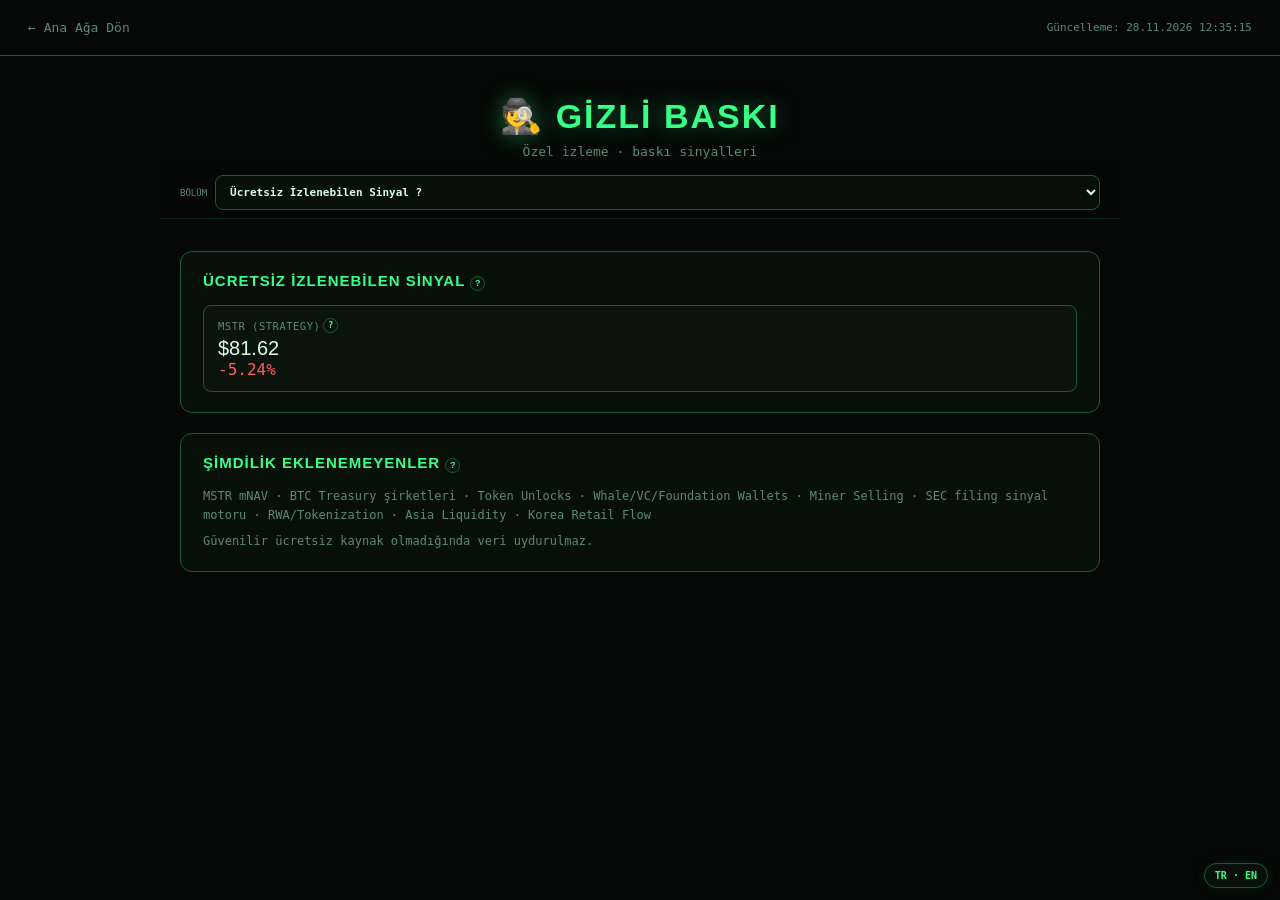
<file: agents/hidden_pressure.html>
<!DOCTYPE html><html lang="tr"><head><meta charset="UTF-8"><meta name="viewport" content="width=device-width,initial-scale=1"><meta name="referrer" content="strict-origin-when-cross-origin"><meta http-equiv="Content-Security-Policy" content="default-src 'self'; script-src 'self' 'unsafe-inline'; style-src 'self' 'unsafe-inline' https://fonts.googleapis.com; font-src 'self' https://fonts.gstatic.com; img-src 'self' data: https:; connect-src 'self'; object-src 'none'; base-uri 'self'; form-action 'self'; frame-src 'none'; upgrade-insecure-requests"><title>Gizli Baskı — Piyasa İstihbarat Ağı</title><link rel="stylesheet" href="../style.css"><script data-security-frameguard>try{if(window.top!==window.self){window.top.location=window.self.location.href}}catch(e){document.documentElement.style.display="none"}</script></head><body><div class="topbar"><a class="back" href="../index.html">← Ana Ağa Dön</a><span class="updated" id="updated">Yükleniyor…</span></div><div class="page-header"><h1>🕵️ GİZLİ BASKI</h1><p>Özel İzleme · Strategy / MSTR · Ücretli Veri Sınırları</p></div><div class="container" id="content"></div><script src="../help.js"></script><script>function src(){return `<div class="card source-card"><h2>Veri Kaynakları</h2><div class="source-list"><div class="source-item"><div class="source-label">MSTR</div><div class="source-value">Yahoo Finance: Strategy (MSTR) fiyatı ve günlük değişimi.</div></div><div class="source-item"><div class="source-label">Eksik veri alanları</div><div class="source-value">mNAV, token unlocks, whale/VC/foundation wallet akımları, miner selling, SEC filing sinyalleri ve benzeri metrikler için güvenilir ücretsiz kaynak yoksa veri gösterilmez.</div></div><div class="source-item"><div class="source-label">Politika</div><div class="source-value">Bu panel boşluğu tahminle doldurmaz; kaynak yoksa açıkça “eklenemeyen” olarak bırakır.</div></div></div></div>`}async function load(){try{let d=await(await fetch('../data/hidden_pressure.json?t='+Date.now())).json();updated.textContent='Güncelleme: '+new Date(d.generated_at).toLocaleString('tr-TR');let m=d.mstr;content.innerHTML=`<div class="card"><h2>Ücretsiz İzlenebilen Sinyal ${tip('Ücretsiz ve güvenilir biçimde erişilebilen dolaylı baskı göstergelerini burada topluyoruz.')}</h2><div class="stat-box"><div class="label">MSTR (Strategy) ${tip('Strategy şirketinin hisse fiyatı. Şirketin büyük BTC rezervi nedeniyle kripto risk iştahına duyarlı bir vekil gösterge olarak izlenir.')}</div><div class="value">${m?'$'+m.price.toFixed(2):'—'}</div><div class="${m&&m.change_pct>=0?'positive':'negative'}">${m&&m.change_pct!=null?(m.change_pct>=0?'+':'')+m.change_pct.toFixed(2)+'%':''}</div></div></div><div class="card"><h2>Şimdilik Eklenemeyenler ${tip('Bu metrikler için güvenilir ücretsiz kaynak veya sürdürülebilir API bulunmadığında panel bilinçli olarak boş bırakır.')}</h2><div class="note">${(d.unavailable||[]).join(' · ')}</div><div class="note">Güvenilir ücretsiz kaynak olmadığında veri uydurulmaz.</div></div>`+src()}catch(e){content.innerHTML=`<div class="error-box">⚠️ ${e.message}</div>`+src()}}load()</script><script src="../section_nav.js"></script></body></html>
</file>
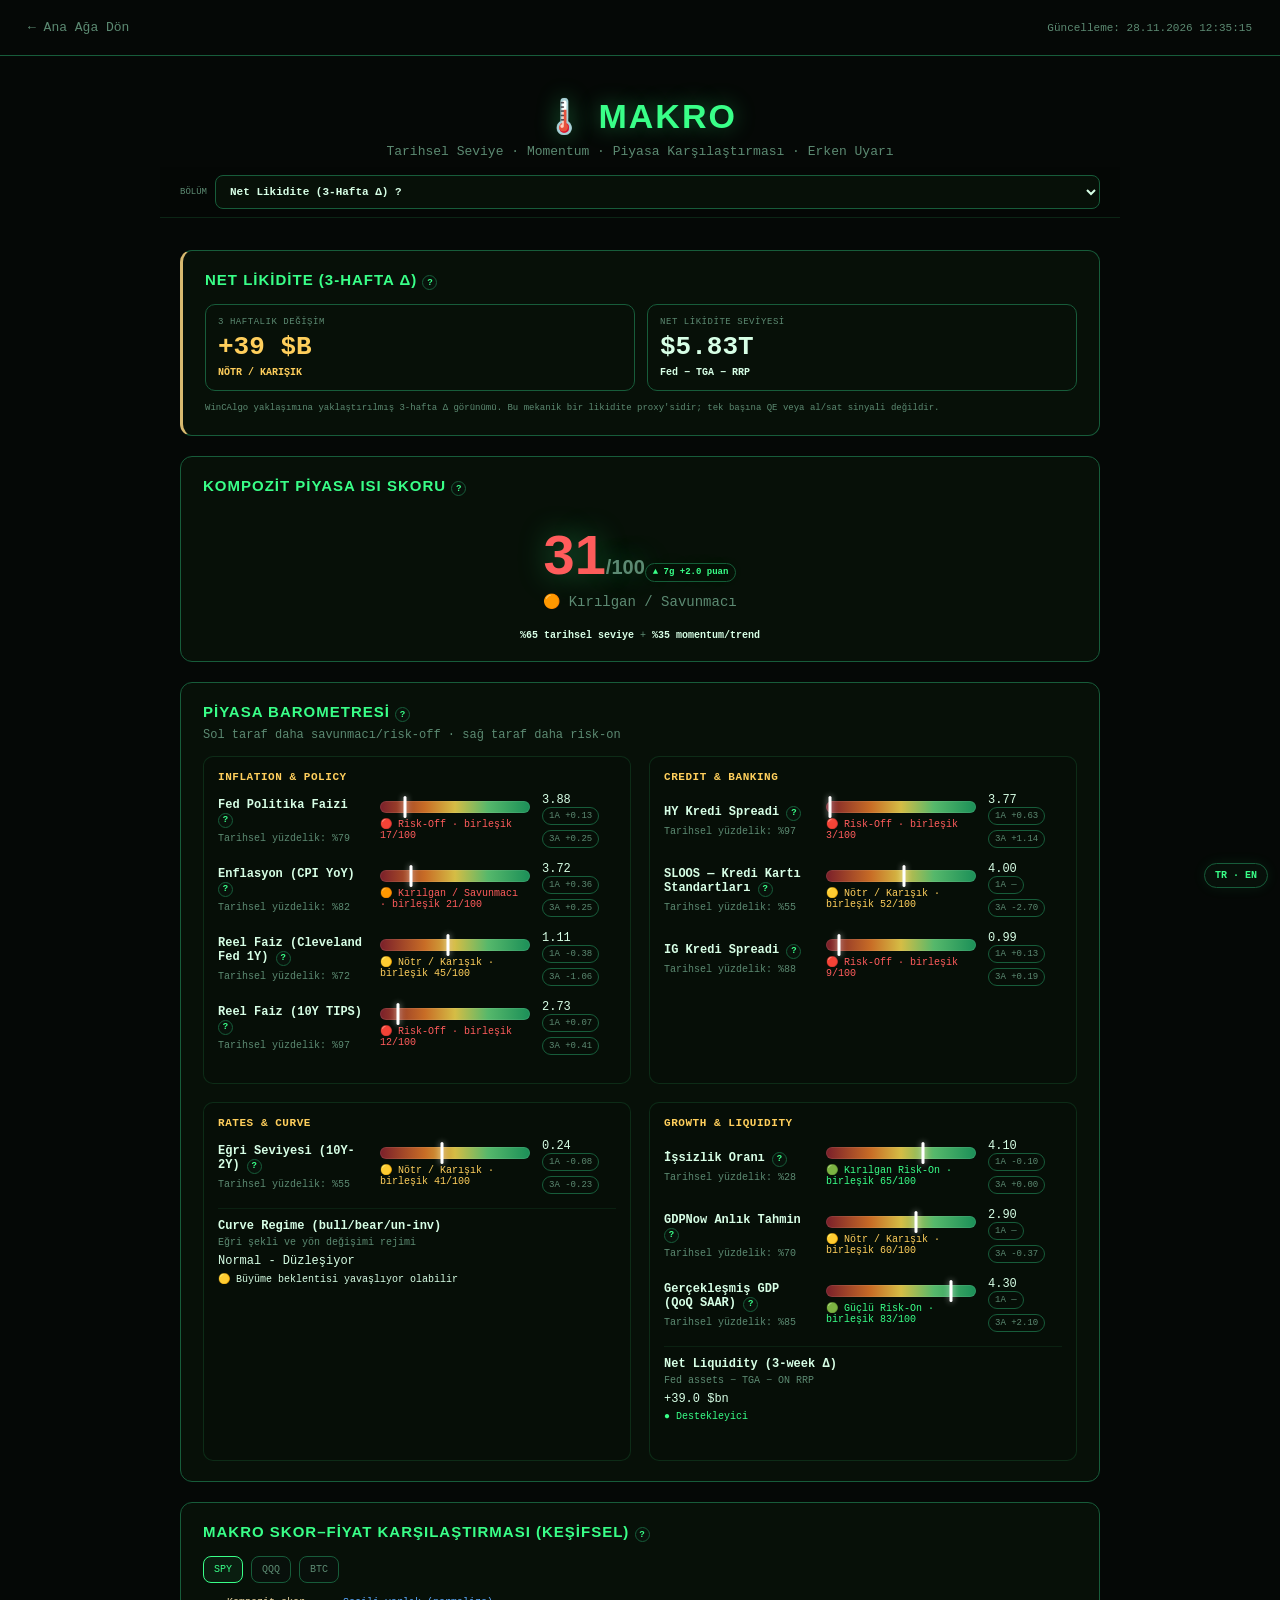
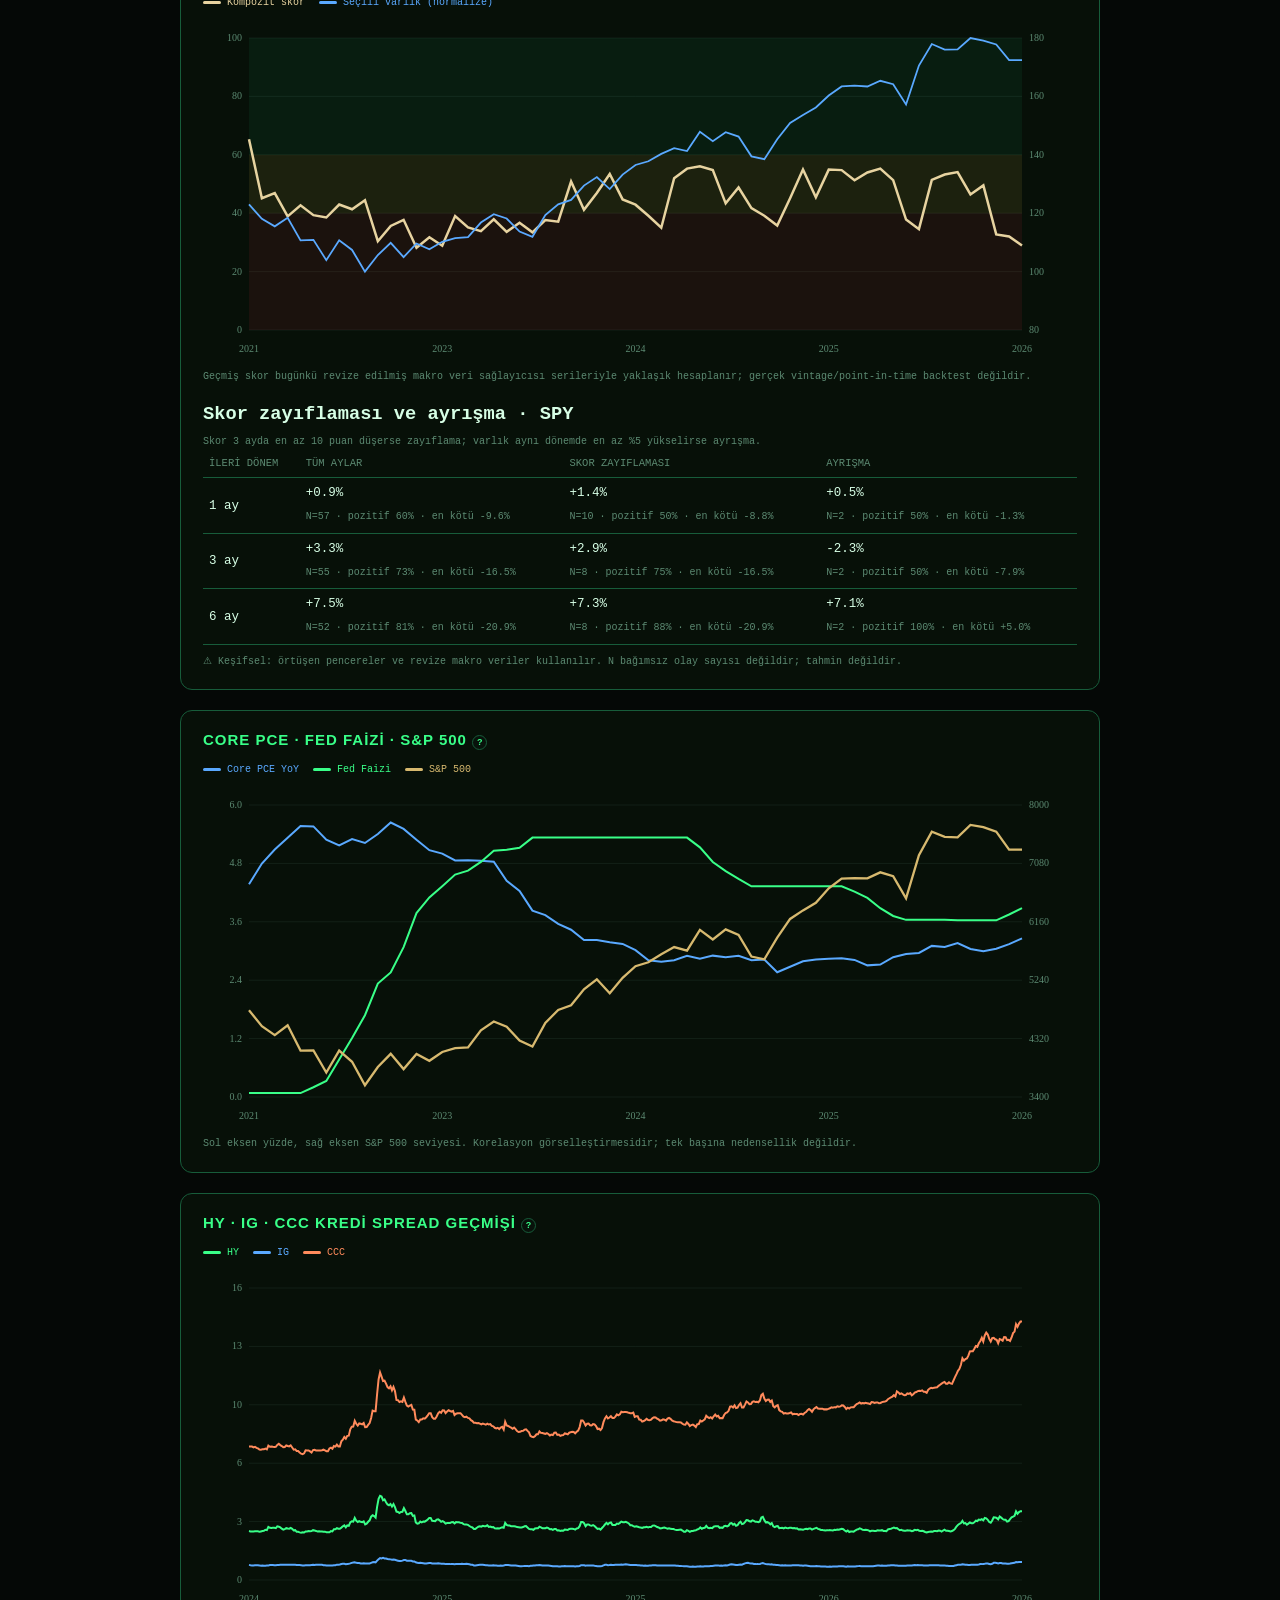
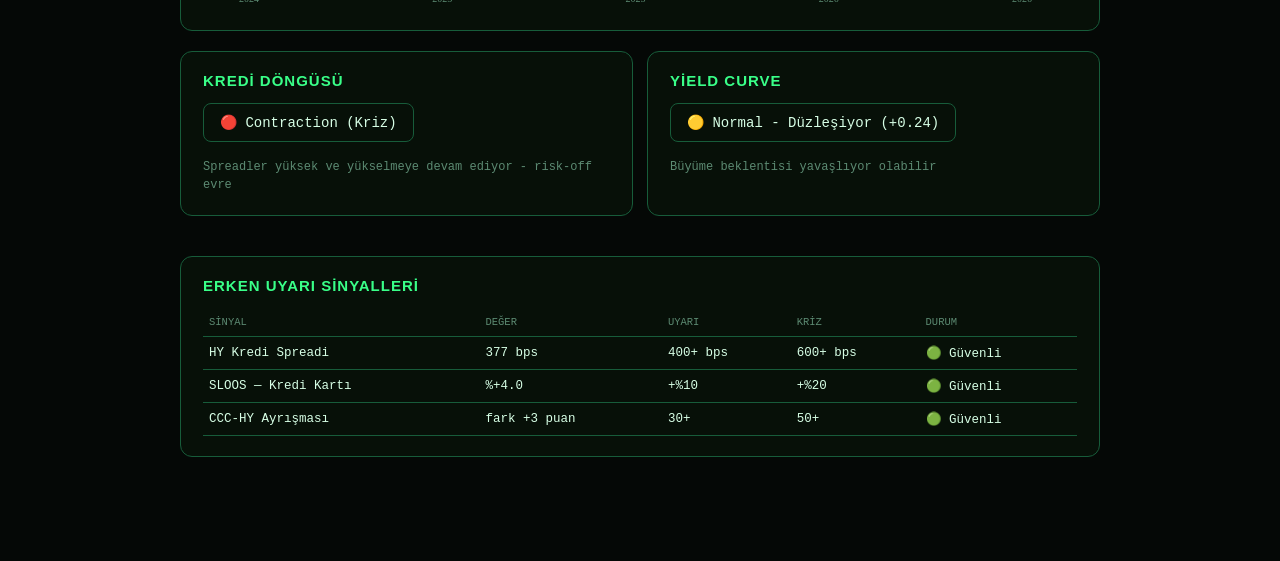
<file: agents/macro.html>
<!DOCTYPE html><html lang="tr"><head><meta charset="UTF-8"><meta name="viewport" content="width=device-width,initial-scale=1"><meta name="referrer" content="strict-origin-when-cross-origin"><meta http-equiv="Content-Security-Policy" content="default-src 'self'; script-src 'self' 'unsafe-inline'; style-src 'self' 'unsafe-inline' https://fonts.googleapis.com; font-src 'self' https://fonts.gstatic.com; img-src 'self' data: https:; connect-src 'self'; object-src 'none'; base-uri 'self'; form-action 'self'; frame-src 'none'; upgrade-insecure-requests"><title>Makro — Piyasa İstihbarat Ağı</title><link rel="stylesheet" href="../style.css"><style>
.risk-row{margin:15px 0 18px}.risk-head{display:grid;grid-template-columns:minmax(190px,1.4fr) minmax(180px,1fr) auto;gap:12px;align-items:center;font-size:12px}.risk-name{font-weight:600}.risk-val{color:var(--text);white-space:nowrap}.risk-meta{color:var(--muted);font-size:10px;margin-top:5px}.risk-band{height:12px;border-radius:999px;background:linear-gradient(90deg,#7a1f2a 0%,#c86d26 30%,#d5bd45 50%,#56b86b 72%,#1b8f58 100%);position:relative;box-shadow:inset 0 0 0 1px rgba(255,255,255,.08)}.risk-marker{position:absolute;top:-5px;width:3px;height:22px;background:#fff;border-radius:2px;box-shadow:0 0 6px rgba(255,255,255,.65);transform:translateX(-50%)}.trend{display:inline-flex;gap:5px;flex-wrap:wrap}.trend-chip{border:1px solid var(--green-dim);border-radius:999px;padding:3px 6px;font-size:9px;color:var(--muted)}.signal{font-size:10px;margin-top:5px}.chart-card canvas{width:100%;height:340px;display:block}.chart-toolbar{display:flex;gap:8px;flex-wrap:wrap;margin:8px 0 14px}.chart-btn{background:#08100b;border:1px solid var(--green-dim);color:var(--muted);border-radius:8px;padding:7px 10px;font:inherit;font-size:10px;cursor:pointer}.chart-btn.active{border-color:var(--green);color:var(--green);background:rgba(57,255,136,.06)}.chart-legend{display:flex;gap:14px;flex-wrap:wrap;margin:4px 0 12px;font-size:10px;color:var(--muted)}.legend-key{display:flex;align-items:center;gap:6px}.legend-swatch{width:18px;height:3px;border-radius:3px;background:currentColor}.chart-note{font-size:10px;color:var(--muted);line-height:1.55;margin-top:9px}.method-note{font-size:10px;color:var(--muted);text-align:center;margin-top:8px}.method-note b{color:var(--text)}
@media(max-width:640px){.risk-head{grid-template-columns:1fr;gap:7px}.chart-card canvas{height:285px}.risk-row{margin-bottom:20px}}
</style><script data-security-frameguard>try{if(window.top!==window.self){window.top.location=window.self.location.href}}catch(e){document.documentElement.style.display="none"}</script></head><body><div class="topbar"><a class="back" href="../index.html">← Ana Ağa Dön</a><span class="updated" id="updated">Yükleniyor…</span></div><div class="page-header"><h1>🌡️ MAKRO</h1><p>Tarihsel Seviye · Momentum · Piyasa Karşılaştırması · Erken Uyarı</p></div><div class="container" id="content"></div><script src="../help.js"></script><script>
const G='#39ff88',A='#ffcf5c',R='#ff5c5c',M='#5c8a72';let ACTIVE_ASSET='SPY',DATA=null;
function color(s){return s>=60?G:s>=40?A:R}function fmtChange(v){return v==null?'—':`${v>=0?'+':''}${v.toFixed(2)}`}
function mt(l){let x=(l||'').toLowerCase();if(x.includes('hy'))return 'High Yield kredi spreadi. Yükselmesi daha riskli şirket borçlarında stresin arttığını gösterir.';if(x.includes('ig'))return 'Investment Grade şirket tahvillerinin spreadi. Hızlı yükseliş geniş tabanlı kredi stresine işaret edebilir.';if(x.includes('sloos'))return 'Bu seri özellikle kredi kartı kredilerinde standartları sıkılaştıran ABD bankalarının net yüzdesidir.';if(x.includes('cleveland'))return 'Cleveland Fed modelinin 1 yıllık beklenen reel faiz tahmini.';if(x.includes('tips'))return '10 yıllık TIPS getirisinden gözlenen piyasa reel faizi.';if(x.includes('gdpnow'))return 'Atlanta Fed GDPNow modeli: içinde bulunulan çeyrek için gerçek zamanlı GDP büyüme tahmini.';if(x.includes('gerçekleşmiş'))return 'BEA tarafından açıklanan gerçekleşmiş reel GDP çeyreklik yıllıklandırılmış büyüme oranı.';if(x.includes('fed'))return 'Fed Funds politika faizinin seviyesi.';if(x.includes('cpi'))return 'CPI yıllık enflasyon oranı.';if(x.includes('işsizlik'))return 'ABD işsizlik oranı.';if(x.includes('10y-2y'))return '10 yıllık ve 2 yıllık ABD Hazine faizi farkı.';return 'Tarihsel konum ve yakın dönem momentum birlikte değerlendirilir.'}
function src(){return `<div class="card source-card"><h2>Veri Kaynakları</h2><div class="source-list"><div class="source-item"><div class="source-label">FRED</div><div class="source-value">CPI, Fed Funds, Cleveland Fed 1Y reel faiz, 10Y TIPS, GDPNow, gerçekleşmiş GDP, SLOOS, kredi spreadleri ve Hazine faizleri.</div></div><div class="source-item"><div class="source-label">Yahoo Finance</div><div class="source-value">S&P 500, SPY, QQQ ve BTC geçmiş fiyatları.</div></div><div class="source-item"><div class="source-label">Model</div><div class="source-value">Her metrikte %65 tarihsel seviye + %35 yakın dönem momentum. Momentum mümkün olan serilerde yaklaşık 1 ve 3 aylık yönü kullanır.</div></div></div></div>`}
function setupCanvas(id){const canvas=document.getElementById(id);if(!canvas)return null;const dpr=window.devicePixelRatio||1,r=canvas.getBoundingClientRect();canvas.width=Math.max(600,r.width*dpr);canvas.height=Math.max(280,r.height*dpr);const c=canvas.getContext('2d');c.setTransform(dpr,0,0,dpr,0,0);return {canvas,c,W:canvas.width/dpr,H:canvas.height/dpr}}
function axes(o,leftMin,leftMax,rightMin,rightMax){const {c,W,H}=o,p={l:46,r:55,t:18,b:30},pw=W-p.l-p.r,ph=H-p.t-p.b;c.clearRect(0,0,W,H);c.font='10px IBM Plex Mono';for(let i=0;i<=5;i++){const y=p.t+ph*i/5;c.strokeStyle='rgba(92,138,114,.14)';c.beginPath();c.moveTo(p.l,y);c.lineTo(W-p.r,y);c.stroke();c.fillStyle=M;c.textAlign='right';c.fillText((leftMax-(leftMax-leftMin)*i/5).toFixed(leftMax<=10?1:0),p.l-7,y+3);if(rightMax!=null){c.textAlign='left';c.fillText((rightMax-(rightMax-rightMin)*i/5).toFixed(0),W-p.r+7,y+3)}}return {...p,pw,ph}}
function plot(o,p,arr,col,min,max,width=2){if(!arr||arr.length<2)return;const {c}=o;c.strokeStyle=col;c.lineWidth=width;c.beginPath();arr.forEach((pt,i)=>{const x=p.l+p.pw*i/(arr.length-1),y=p.t+p.ph*(1-(pt.value-min)/(max-min||1));i?c.lineTo(x,y):c.moveTo(x,y)});c.stroke()}
function xlabels(o,p,arr){if(!arr?.length)return;const {c,H}=o;c.fillStyle=M;c.textAlign='center';[0,.25,.5,.75,1].forEach(q=>{const i=Math.min(arr.length-1,Math.round((arr.length-1)*q));c.fillText((arr[i].date||'').slice(0,4),p.l+p.pw*q,H-8)})}
function drawMacroChart(hist){const o=setupCanvas('macroHistoryChart');if(!o||!hist)return;const pce=hist.core_pce||[],fed=hist.fed_funds||[],sp=hist.sp500||[],lv=[...pce,...fed].map(x=>x.value),rv=sp.map(x=>x.value);if(!lv.length)return;const lmax=Math.max(6,Math.ceil(Math.max(...lv))),rmin=rv.length?Math.floor(Math.min(...rv)*.95/100)*100:0,rmax=rv.length?Math.ceil(Math.max(...rv)*1.04/100)*100:1,p=axes(o,0,lmax,rmin,rmax);plot(o,p,pce,'#5aa9ff',0,lmax);plot(o,p,fed,G,0,lmax);if(sp.length){const scaled=sp.map(x=>({...x,value:(x.value-rmin)/(rmax-rmin||1)*lmax}));plot(o,p,scaled,'#d7b96f',0,lmax,2.3)}xlabels(o,p,sp.length?sp:pce)}
function macroLeadRender(){const el=document.getElementById('macroLeadPanel');if(!el||!DATA)return;const prices=new Map((DATA.asset_history?.[ACTIVE_ASSET]||[]).map(x=>[x.date,Number(x.raw??x.value)]));const a=(DATA.score_history||[]).map(x=>({score:Number(x.value),price:prices.get(x.date)})).filter(x=>Number.isFinite(x.score)&&Number.isFinite(x.price)&&x.price>0);const fmt=v=>(v>=0?'+':'')+v.toFixed(1)+'%';const calc=v=>v.length?{n:v.length,avg:v.reduce((s,x)=>s+x,0)/v.length,worst:Math.min(...v),positive:v.filter(x=>x>0).length/v.length*100}:null;const result=[1,3,6].map(h=>{const groups=[[],[],[]];for(let i=3;i+h<a.length;i++){const delta=a[i].score-a[i-3].score,up=100*(a[i].price/a[i-3].price-1),ret=100*(a[i+h].price/a[i].price-1);groups[0].push(ret);if(delta<=-10)groups[1].push(ret);if(delta<=-10&&up>=5)groups[2].push(ret)}return {h,groups:groups.map(calc)}});el.innerHTML='<h3>Skor zayıflaması ve ayrışma · '+ACTIVE_ASSET+'</h3><div class="chart-note">Skor 3 ayda en az 10 puan düşerse zayıflama; varlık aynı dönemde en az %5 yükselirse ayrışma.</div><div class="table-wrap"><table class="warnings"><tr><th>İleri dönem</th><th>Tüm aylar</th><th>Skor zayıflaması</th><th>Ayrışma</th></tr>'+result.map(r=>'<tr><td>'+r.h+' ay</td>'+r.groups.map(v=>'<td>'+(v?fmt(v.avg)+'<div class="chart-note">N='+v.n+' · pozitif '+v.positive.toFixed(0)+'% · en kötü '+fmt(v.worst)+'</div>':'Yetersiz veri')+'</td>').join('')+'</tr>').join('')+'</table></div><div class="chart-note">⚠ Keşifsel: örtüşen pencereler ve revize makro veriler kullanılır. N bağımsız olay sayısı değildir; tahmin değildir.</div>'}
function drawScoreChart(){if(!DATA)return;const score=DATA.score_history||[],asset=(DATA.asset_history||{})[ACTIVE_ASSET]||[],o=setupCanvas('scoreHistoryChart');if(!o||!score.length)return;const p=axes(o,0,100,80,180);o.c.fillStyle='rgba(122,31,42,.18)';o.c.fillRect(p.l,p.t+p.ph*.6,p.pw,p.ph*.4);o.c.fillStyle='rgba(213,189,69,.10)';o.c.fillRect(p.l,p.t+p.ph*.4,p.pw,p.ph*.2);o.c.fillStyle='rgba(27,143,88,.10)';o.c.fillRect(p.l,p.t,p.pw,p.ph*.4);plot(o,p,score,'#e7d3a0',0,100,2.5);if(asset.length){const amin=Math.min(...asset.map(x=>x.value)),amax=Math.max(...asset.map(x=>x.value));const normalized=asset.map(x=>({...x,value:20+80*(x.value-amin)/(amax-amin||1)}));plot(o,p,normalized,'#5aa9ff',0,100,1.8)}xlabels(o,p,score)}
function drawCreditChart(hist){const o=setupCanvas('creditHistoryChart');if(!o||!hist)return;const hy=hist.hy||[],ig=hist.ig||[],ccc=hist.ccc||[],vals=[...hy,...ig,...ccc].map(x=>x.value);if(!vals.length)return;const max=Math.ceil(Math.max(...vals)+1),p=axes(o,0,max,null,null);plot(o,p,hy,G,0,max);plot(o,p,ig,'#5aa9ff',0,max);plot(o,p,ccc,'#ff8b5c',0,max);xlabels(o,p,ccc.length?ccc:hy)}
async function load(){try{const d=await(await fetch('../data/macro.json?t='+Date.now())).json();DATA=d;updated.textContent='Güncelleme: '+new Date(d.generated_at).toLocaleString('tr-TR');if(d.error)throw Error(d.error);let h='';if(d.composite_score!=null){const lw=Math.round((d.score_method?.level_weight??.65)*100),mw=Math.round((d.score_method?.momentum_weight??.35)*100);h+=`<div class="card"><h2>Kompozit Piyasa Isı Skoru ${tip('Skor artık yalnız bugünkü seviyeyi değil yakın dönem yönünü de içerir.')}</h2><div class="big-score"><div class="num" style="color:${color(d.composite_score)}">${Math.round(d.composite_score)}<span style="font-size:20px;color:var(--muted)">/100</span></div><div class="label">${d.composite_emoji||''} ${d.composite_label||''}</div></div><div class="method-note"><b>%${lw} tarihsel seviye</b> + <b>%${mw} momentum/trend</b></div></div>`}
if(d.barometer?.length){h+=`<div class="card"><h2>Piyasa Barometresi ${tip('Renk bandındaki beyaz çizgi, her metriğin tarihsel seviye ve momentumdan oluşan birleşik risk-on puanını gösterir.')}</h2><div class="sub">Sol taraf daha savunmacı/risk-off · sağ taraf daha risk-on</div>`;d.barometer.forEach(m=>{const s=m.combined_score??(m.invert?100-m.percentile:m.percentile);h+=`<div class="risk-row"><div class="risk-head"><div><div class="risk-name">${m.label} ${tip(mt(m.label))}</div><div class="risk-meta">Tarihsel yüzdelik: %${m.percentile.toFixed(0)}</div></div><div><div class="risk-band"><i class="risk-marker" style="left:${Math.max(1,Math.min(99,s))}%"></i></div><div class="signal" style="color:${color(s)}">${m.signal_emoji||''} ${m.signal_label||''} · birleşik ${s.toFixed(0)}/100</div></div><div><div class="risk-val">${m.value.toFixed(2)}</div><div class="trend"><span class="trend-chip">1A ${fmtChange(m.change_1m)}</span><span class="trend-chip">3A ${fmtChange(m.change_3m)}</span></div></div></div></div>`});h+='</div>'}
if(d.score_history?.length){h+=`<div class="card chart-card"><h2>Makro Skor–Fiyat Karşılaştırması (Keşifsel) ${tip('Puanın geçmişteki hareketini seçilen varlıkla aynı zaman çizgisinde gösterir. Bu grafik model kalitesini gözle incelemek içindir.')}</h2><div class="chart-toolbar">${['SPY','QQQ','BTC'].map(x=>`<button class="chart-btn ${x==='SPY'?'active':''}" data-asset="${x}">${x}</button>`).join('')}</div><div class="chart-legend"><span class="legend-key" style="color:#e7d3a0"><i class="legend-swatch"></i>Kompozit skor</span><span class="legend-key" style="color:#5aa9ff"><i class="legend-swatch"></i>Seçili varlık (normalize)</span></div><canvas id="scoreHistoryChart"></canvas><div class="chart-note">${d.backtest_note||''}</div><div id="macroLeadPanel" style="margin-top:18px"></div></div>`}
if(d.macro_market_history){h+=`<div class="card chart-card"><h2>Core PCE · Fed Faizi · S&P 500 ${tip('Enflasyon, para politikası ve hisse piyasasının yaklaşık son 5 yıldaki birlikte hareketini gösterir.')}</h2><div class="chart-legend"><span class="legend-key" style="color:#5aa9ff"><i class="legend-swatch"></i>Core PCE YoY</span><span class="legend-key" style="color:#39ff88"><i class="legend-swatch"></i>Fed Faizi</span><span class="legend-key" style="color:#d7b96f"><i class="legend-swatch"></i>S&P 500</span></div><canvas id="macroHistoryChart"></canvas><div class="chart-note">Sol eksen yüzde, sağ eksen S&P 500 seviyesi. Korelasyon görselleştirmesidir; tek başına nedensellik değildir.</div></div>`}
if(d.credit_history){h+=`<div class="card chart-card"><h2>HY · IG · CCC Kredi Spread Geçmişi ${tip('Spreadlerin birlikte veya birbirinden ayrışarak hareket etmesi kredi stresinin geniş tabanlı mı yoksa düşük kaliteli borçta mı yoğunlaştığını gösterir.')}</h2><div class="chart-legend"><span class="legend-key" style="color:${G}"><i class="legend-swatch"></i>HY</span><span class="legend-key" style="color:#5aa9ff"><i class="legend-swatch"></i>IG</span><span class="legend-key" style="color:#ff8b5c"><i class="legend-swatch"></i>CCC</span></div><canvas id="creditHistoryChart"></canvas></div>`}
h+=`<div class="stat-grid" style="margin-bottom:20px">${d.credit_cycle?.phase?`<div class="card"><h2>Kredi Döngüsü</h2><div class="badge">${d.credit_cycle.emoji} ${d.credit_cycle.phase}</div><div class="desc">${d.credit_cycle.desc||''}</div></div>`:''}${d.yield_curve?.regime?`<div class="card"><h2>Yield Curve</h2><div class="badge">${d.yield_curve.emoji} ${d.yield_curve.regime} (${d.yield_curve.spread>=0?'+':''}${d.yield_curve.spread.toFixed(2)})</div><div class="desc">${d.yield_curve.desc||''}</div></div>`:''}</div>`;
if(d.early_warnings?.length)h+=`<div class="card"><h2>Erken Uyarı Sinyalleri</h2><div class="table-wrap"><table class="warnings"><tr><th>Sinyal</th><th>Değer</th><th>Uyarı</th><th>Kriz</th><th>Durum</th></tr>${d.early_warnings.map(w=>`<tr><td>${w.name}</td><td>${w.value}</td><td>${w.warn}</td><td>${w.crisis}</td><td>${w.status}</td></tr>`).join('')}</table></div></div>`;
content.innerHTML=h+src();requestAnimationFrame(()=>{drawScoreChart();macroLeadRender();drawMacroChart(d.macro_market_history);drawCreditChart(d.credit_history);document.querySelectorAll('.chart-btn').forEach(b=>b.onclick=()=>{ACTIVE_ASSET=b.dataset.asset;document.querySelectorAll('.chart-btn').forEach(x=>x.classList.toggle('active',x===b));drawScoreChart();macroLeadRender()})});window.addEventListener('resize',()=>{drawScoreChart();drawMacroChart(d.macro_market_history);drawCreditChart(d.credit_history)},{passive:true})}catch(e){content.innerHTML=`<div class="error-box">⚠️ ${e.message}</div>`+src()}}load();
</script><script src="../section_nav.js"></script></body></html>
</file>
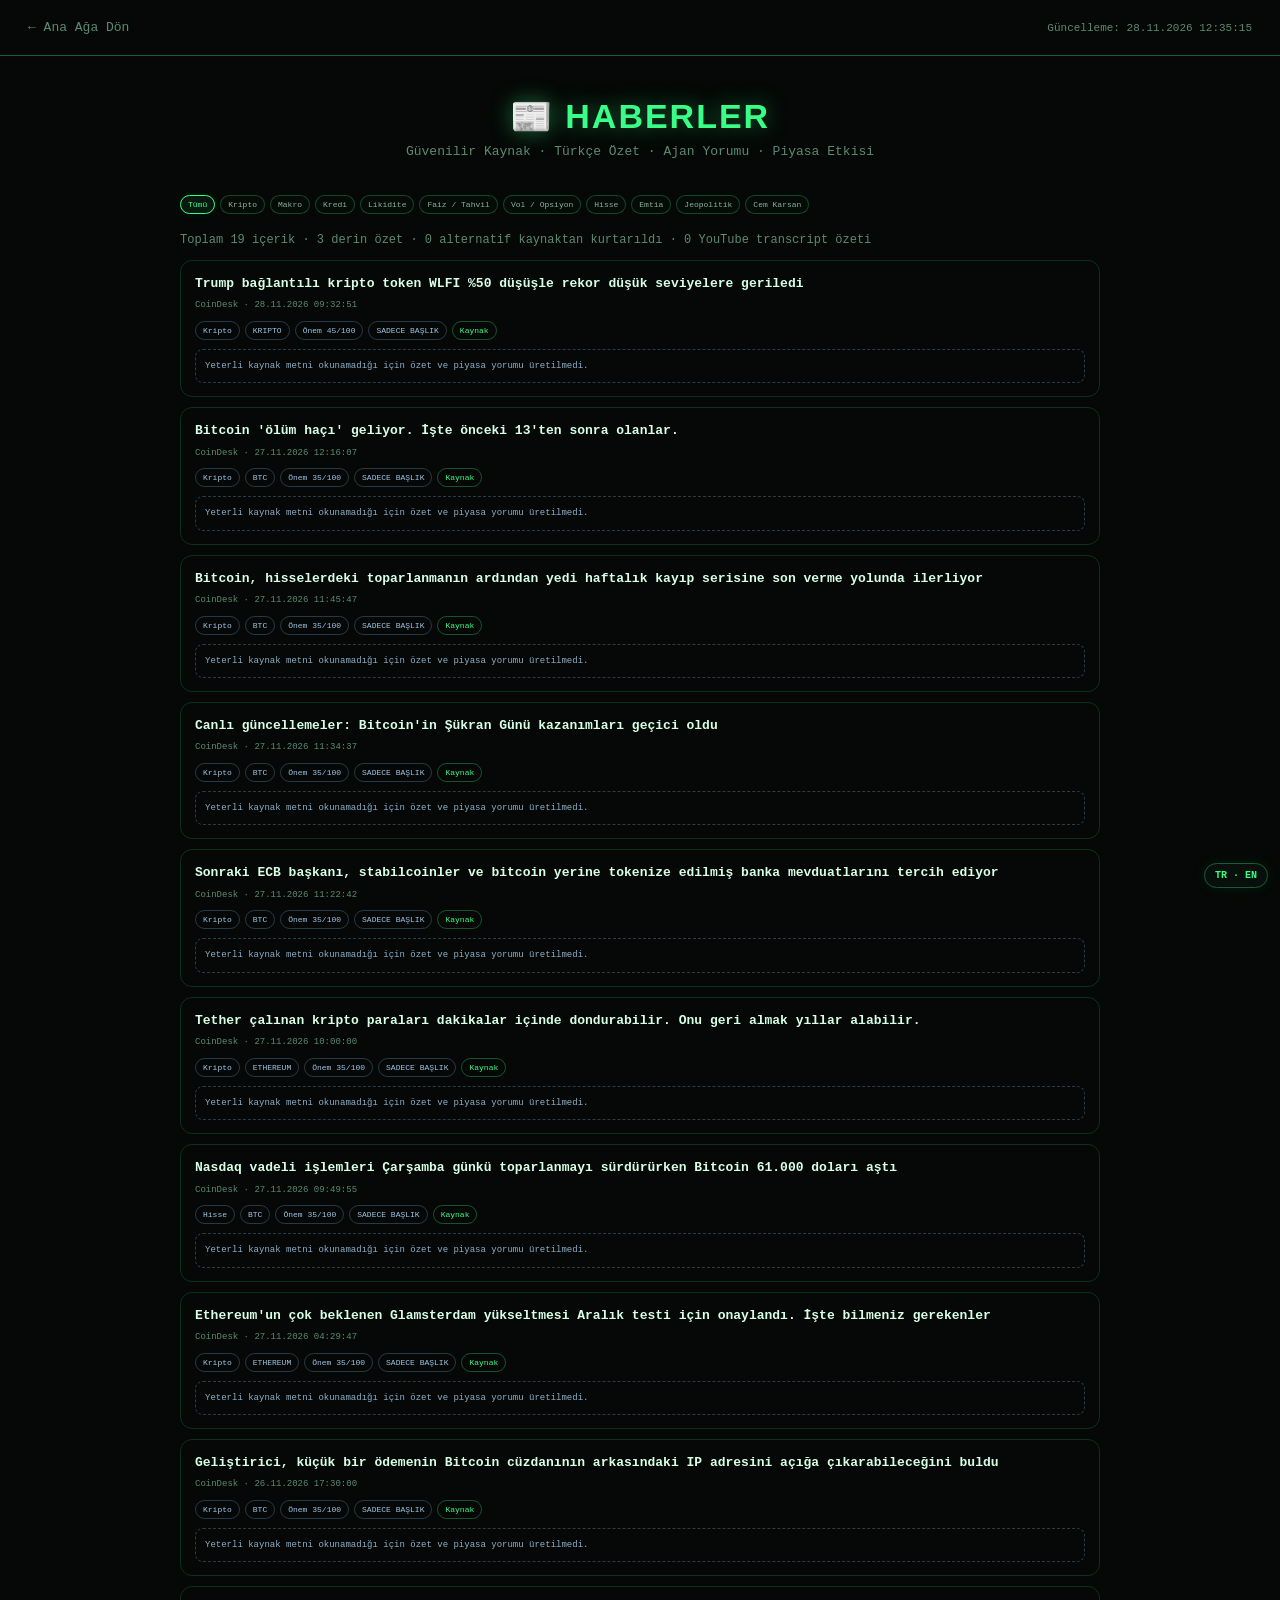
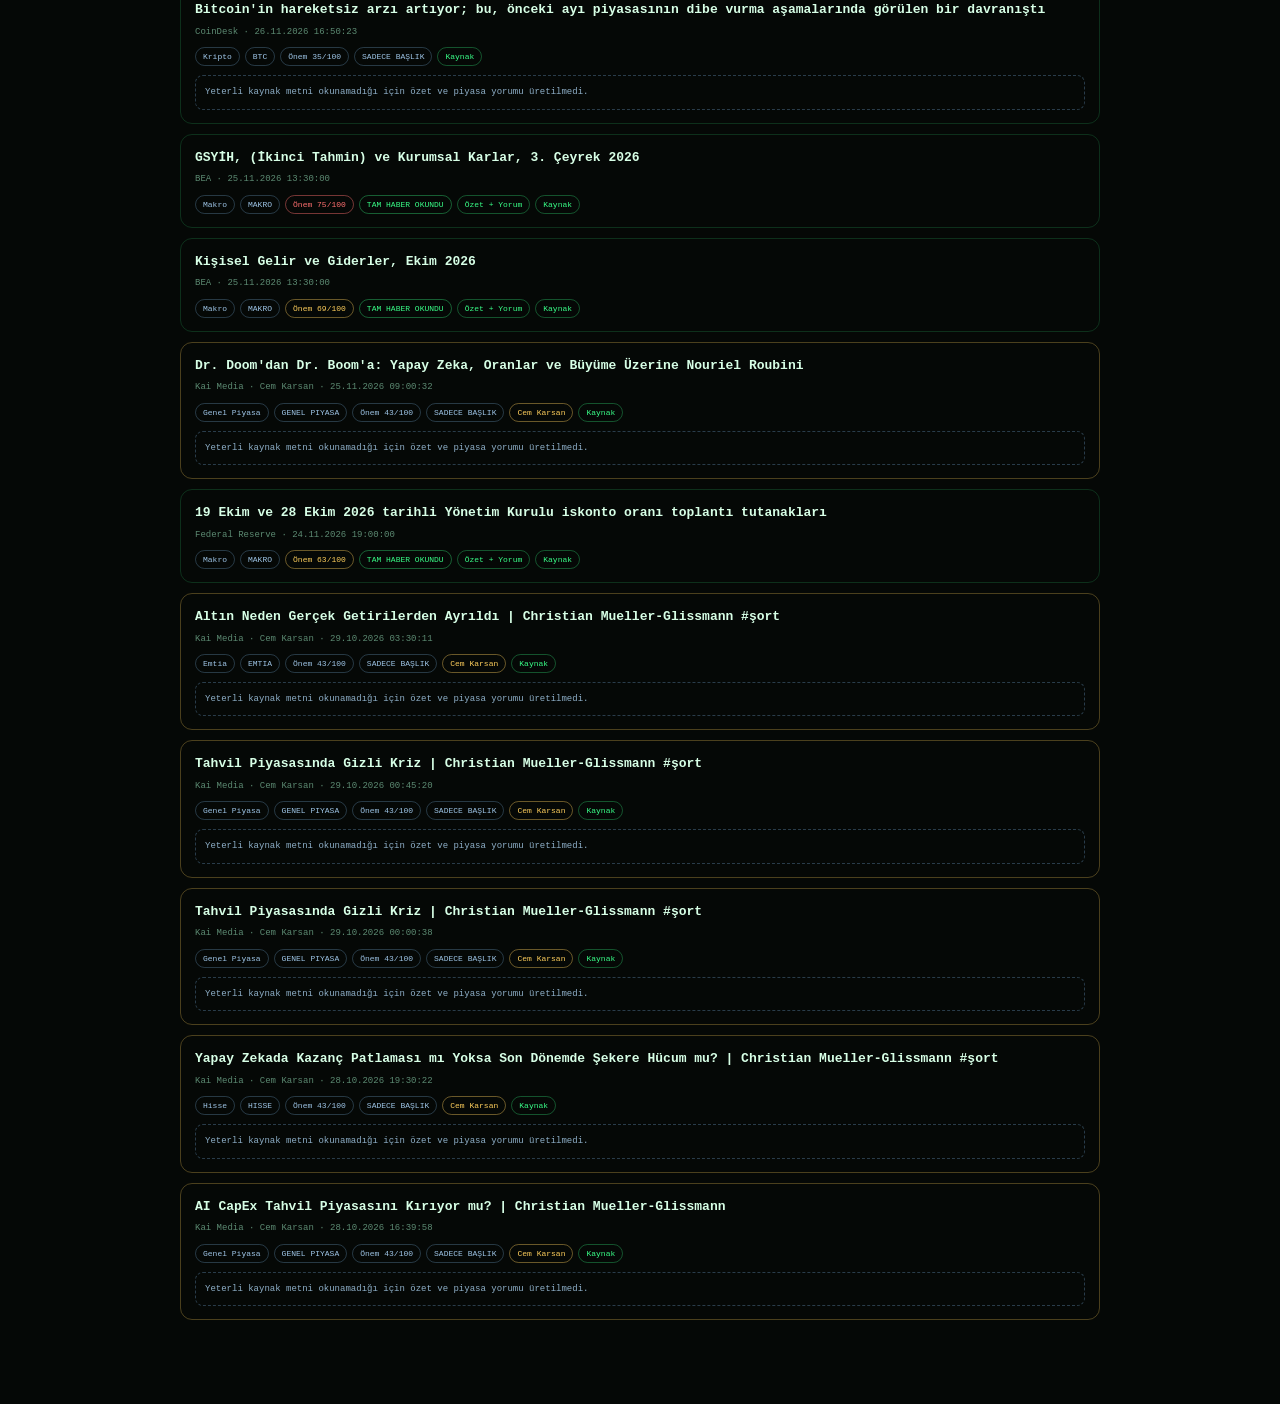
<file: agents/news.html>
<!DOCTYPE html><html lang="tr"><head><meta charset="UTF-8"><meta name="viewport" content="width=device-width,initial-scale=1"><meta name="referrer" content="strict-origin-when-cross-origin"><meta http-equiv="Content-Security-Policy" content="default-src 'self'; script-src 'self' 'unsafe-inline'; style-src 'self' 'unsafe-inline' https://fonts.googleapis.com; font-src 'self' https://fonts.gstatic.com; img-src 'self' data: https:; connect-src 'self'; object-src 'none'; base-uri 'self'; form-action 'self'; frame-src 'none'; upgrade-insecure-requests"><title>Haberler — Piyasa İstihbarat Ağı</title><link rel="stylesheet" href="../style.css"><style>.filters{display:flex;gap:7px;overflow:auto;padding:4px 0 12px;scrollbar-width:none}.filter{white-space:nowrap;border:1px solid rgba(57,255,136,.25);border-radius:999px;padding:7px 10px;background:transparent;color:#8ab39a;font:inherit;font-size:9px}.filter.active{color:#39ff88;border-color:#39ff88;background:rgba(57,255,136,.06)}.news-card{border:1px solid rgba(57,255,136,.16);border-radius:12px;margin-top:10px;overflow:hidden}.news-head,.news-expand{padding:13px 14px}.news-expand{display:none;border-top:1px solid rgba(57,255,136,.12)}.news-expand.open{display:block}.title{font-size:13px;font-weight:800;line-height:1.5}.title a{color:var(--text);text-decoration:none}.meta{font-size:9px;color:var(--muted);margin-top:6px;line-height:1.5}.badges{display:flex;gap:6px;flex-wrap:wrap;margin-top:9px}.badge,.btn{display:inline-block;border:1px solid rgba(126,182,230,.28);border-radius:999px;padding:5px 9px;font-size:9px;color:#9fc6e8;background:transparent;text-decoration:none;font:inherit}.btn{cursor:pointer;color:#39ff88;border-color:rgba(57,255,136,.3)}.imp-high{color:#ffcf5c;border-color:rgba(255,207,92,.4)}.imp-critical{color:#ff7070;border-color:rgba(255,112,112,.45)}.full{color:#39ff88;border-color:rgba(57,255,136,.35)}.summary{font-size:11px;line-height:1.75}.label{font-size:9px;color:#7eb6e6;font-weight:800;letter-spacing:.08em;margin-bottom:6px}.sep{height:1px;background:rgba(57,255,136,.12);margin:14px 0}.agent,.intel{padding:8px 9px;border:1px solid rgba(57,255,136,.1);border-radius:8px;font-size:10px;line-height:1.65;margin-top:7px}.agent b,.intel b{color:#39ff88}.headline-note{margin-top:9px;padding:9px;border:1px dashed rgba(126,182,230,.3);border-radius:8px;color:#8eafc8;font-size:9px;line-height:1.6}.expert{border-color:rgba(255,207,92,.28)}.recovered{color:#d5b8ff;border-color:rgba(213,184,255,.35)}@media(max-width:600px){.news-head,.news-expand{padding:12px}.title{font-size:12px}}</style><script data-security-frameguard>try{if(window.top!==window.self){window.top.location=window.self.location.href}}catch(e){document.documentElement.style.display="none"}</script></head><body><div class="topbar"><a class="back" href="../index.html">← Ana Ağa Dön</a><span class="updated" id="updated">Yükleniyor…</span></div><div class="page-header"><h1>📰 HABER İSTİHBARATI</h1><p>Kategori · Güvenilir Kaynak · Derin Özet · Uzman Takibi · Piyasa Bağlamı</p></div><div class="container"><div id="filters" class="filters"></div><div id="stats" class="note"></div><div id="content"></div></div><script src="../help.js"></script><script>
let DATA=null,ACTIVE='ALL';const lang=()=>localStorage.getItem('marketLang')==='en'?'en':'tr',L=(tr,en)=>lang()==='tr'?tr:en;function esc(s){return String(s??'').replace(/&/g,'&amp;').replace(/</g,'&lt;').replace(/>/g,'&gt;').replace(/"/g,'&quot;')}function dt(x){return x?new Date(x).toLocaleString(lang()==='tr'?'tr-TR':'en-US'):'—'}function story(x){return ((x.title||'')+' '+(x.article_summary_en||'')+' '+(x.article_context_en||'')).toLowerCase()}function fallbackCategory(x){const t=story(x);if(/liquidity|\btga\b|\brrp\b|repo|balance sheet|buyback/.test(t))return['LIQUIDITY',L('Likidite','Liquidity')];if(/private credit|credit spread|high yield|default|\bcds\b/.test(t))return['CREDIT',L('Kredi','Credit')];if(/options|\bvix\b|volatility|gamma|vanna|charm|0dte|opex|skew/.test(t))return['VOL_OPTIONS',L('Vol / Opsiyon','Vol / Options')];if(/treasury yield|bond yield|yield curve|rate cut|rate hike/.test(t))return['RATES',L('Faiz / Tahvil','Rates / Bonds')];if(/federal reserve|inflation|\bcpi\b|\bpce\b|payroll|unemployment|\bgdp\b|fiscal/.test(t))return['MACRO',L('Makro','Macro')];if(/bitcoin|\bbtc\b|ethereum|crypto|blockchain|stablecoin|defi|token|wallet|solana|xrp|monad/.test(t))return['CRYPTO',L('Kripto','Crypto')];if(/s&p 500|spx|nasdaq|stock market|earnings|equities/.test(t))return['EQUITIES',L('Hisse','Equities')];if(/gold|silver|oil|brent|wti|copper/.test(t))return['COMMODITIES',L('Emtia','Commodities')];if(/iran|israel|war|sanction|tariff|china|taiwan|hormuz/.test(t))return['GEOPOLITICS',L('Jeopolitik','Geopolitics')];return['GENERAL',L('Genel Piyasa','General Market')]}function cat(x){return[x.category||fallbackCategory(x)[0],x.category_label||fallbackCategory(x)[1]]}function flat(){const a=[];(DATA.topics||[]).forEach(t=>(t.items||[]).forEach(x=>{x._topic=t.label;a.push(x)}));return a.sort((a,b)=>{const tb=Date.parse(b.published_at||'')||0,ta=Date.parse(a.published_at||'')||0;return tb-ta||(b.importance_score||0)-(a.importance_score||0)})}function title(x){return lang()==='tr'?(x.title_tr||x.title):(x.title||x.title_tr)}function sum(x){if(!x.summary_available)return null;return lang()==='tr'?(x.article_summary_tr||x.article_summary):(x.article_summary_en||x.article_summary)}function scope(x){const t=story(x);if(/\bbitcoin\b|\bbtc\b/.test(t))return'BTC';if(/\bmonad\b/.test(t))return'MONAD';if(/solana|\bsol\b/.test(t))return'SOLANA';if(/ethereum|ether|\beth\b/.test(t))return'ETHEREUM';if(/\bxrp\b|ripple/.test(t))return'XRP';return cat(x)[1].toUpperCase()}function view(x){const c=cat(x)[0],s=scope(x);if(c==='LIQUIDITY')return[L('Bu haber likidite rejimini etkileyebilir; TGA/RRP/rezervler ve uzun vadeli faizlerle birlikte okunmalı.','This may affect the liquidity regime; read with TGA/RRP/reserves and long yields.'),L('Net likidite, DXY, tahvil faizi ve risk varlığı fiyat tepkisi aynı yönde teyit etmeli.','Net liquidity, DXY, yields and risk-asset price action should confirm.')];if(c==='CREDIT')return[L('Bu haber kredi koşulları ve finansman stresine dokunuyor; özellikle private credit ve spreadler açısından önemli olabilir.','This affects credit conditions and funding stress, especially private credit and spreads.'),L('HY/IG/CCC spreadleri, CDS ve banka/kredi hisseleri teyit vermeli.','HY/IG/CCC spreads, CDS and credit-sensitive equities should confirm.')];if(c==='VOL_OPTIONS')return[L('Bu haber opsiyon akışı ve volatilite rejimiyle ilgili; spot fiyat kadar gamma/vanna/charm konumlanması önemlidir.','This concerns options flow and the volatility regime; gamma/vanna/charm positioning matters alongside spot.'),L('VIX term structure, skew, GEX ve OI aynı hikâyeyi desteklemeli.','VIX term structure, skew, GEX and OI should support the same story.')];if(c==='CRYPTO'&&s!=='BTC')return[L(`Bu haber doğrudan ${s} / ilgili kripto ekosistemiyle ilgili; BTC için otomatik yön sinyali değildir.`,`This directly concerns ${s}/its crypto ecosystem; it is not an automatic BTC signal.`),L(`${s} fiyatı, hacim ve ilgili spot/türev akışı haberi teyit etmeli.`,`${s} price, volume and related spot/derivatives flow should confirm.`)];if(c==='CRYPTO')return[L('Bu haber doğrudan BTC/kripto risk iştahına dokunuyor; spot akış ve türev konumlanmasıyla teyit edilmeli.','This directly affects BTC/crypto risk appetite and should be confirmed by spot flow and derivatives positioning.'),L('BTC fiyatı, spot CVD, ETF akışı, OI ve funding aynı yönde teyit etmeli.','BTC price, spot CVD, ETF flow, OI and funding should confirm.')];if(c==='MACRO'||c==='RATES')return[L('Makro/faiz haberi; Fed patikası, reel faiz, DXY ve büyüme-enflasyon dengesi üzerinden piyasayı etkiler.','Macro/rates story; it works through the Fed path, real yields, DXY and the growth-inflation balance.'),L('2Y/10Y/30Y faizler, DXY ve risk varlıklarının fiyatlaması teyit vermeli.','2Y/10Y/30Y yields, DXY and risk assets should confirm.')];return[L('Bu haber ilgili varlık veya piyasa teması için bağlam sağlar; tek başına işlem sinyali değildir.','This provides context for the relevant asset/theme and is not a standalone signal.'),L('İlgili fiyat, hacim ve akış verileri aynı yönde teyit etmeli.','Relevant price, volume and flow data should confirm.')]}function intelHtml(x){const v=x.video_intelligence;if(!v||!v.transcript_available)return'';const points=(v.key_points||[]).map(p=>`<div class="intel"><b>${esc(String(p.theme||'').replace('_',' / ').toUpperCase())}:</b> ${esc(lang()==='tr'?(p.text_tr||p.text_en):(p.text_en||p.text_tr))}</div>`).join('');return `<div class="sep"></div><div class="label">${L('YOUTUBE YAYIN İSTİHBARATI','YOUTUBE INTELLIGENCE')}</div><div class="intel"><b>${L('Ana tez:','Main thesis:')}</b> ${esc(lang()==='tr'?(v.main_thesis_tr||v.main_thesis_en):(v.main_thesis_en||v.main_thesis_tr))}</div>${points}`}function card(x,i){const c=cat(x),u=x.link||x.resolved_url||'#',q=x.read_status==='full_article_read'?L('TAM HABER OKUNDU','FULL ARTICLE READ'):x.summary_available?L('KAYNAK METNİ','SOURCE TEXT'):L('SADECE BAŞLIK','HEADLINE ONLY'),imp=x.importance_score||0,impcls=imp>=75?'imp-critical':imp>=60?'imp-high':'',id='n'+i,sm=sum(x),v=view(x),expert=x.expert?`<span class="badge imp-high">${esc(x.expert)}</span>`:'',rec=x.cross_source_recovered?`<span class="badge recovered">${L('ALTERNATİF KAYNAKTAN OKUNDU','RECOVERED FROM ALT SOURCE')}</span>`:'';let expand='';if(sm)expand=`<div id="${id}" class="news-expand"><div class="label">${L('HABER ÖZETİ','NEWS SUMMARY')}</div><div class="summary">${esc(sm)}</div>${x.cross_source_recovered?`<div class="headline-note">${L('Orijinal yayıncı gövdesi okunamadı; aynı haber güvenilir alternatif kaynaktan doğrulanıp özetlendi: ','Original publisher body was unavailable; the same story was verified and summarized from: ')}${esc(x.cross_source_source||'—')}</div>`:''}${intelHtml(x)}<div class="sep"></div><div class="label">${L('AJAN YORUMU','AGENT VIEW')}</div><div class="agent"><b>${L('Ne anlama geliyor:','Meaning:')}</b> ${esc(v[0])}</div><div class="agent"><b>${L('Teyit için:','Confirmation:')}</b> ${esc(v[1])}</div></div>`;return `<div class="news-card ${x.expert?'expert':''}"><div class="news-head"><div class="title"><a target="_blank" rel="noopener" href="${esc(u)}">${esc(title(x))}</a></div><div class="meta">${esc(x.source||'—')} · ${dt(x.published_at)}</div><div class="badges"><span class="badge">${esc(c[1])}</span><span class="badge">${esc(scope(x))}</span><span class="badge ${impcls}">${L('Önem','Importance')} ${imp}/100</span><span class="badge ${x.read_status==='full_article_read'?'full':''}">${q}</span>${expert}${rec}${sm?`<button class="btn" onclick="toggle('${id}',this)">${L('Özet + Yorum','Summary + View')}</button>`:''}<a class="btn" target="_blank" rel="noopener" href="${esc(u)}">${L('Kaynak','Source')}</a></div>${!sm?`<div class="headline-note">${L('Yeterli kaynak metni okunamadığı için özet ve piyasa yorumu üretilmedi.','Not enough source text was available, so no summary or market view was generated.')}</div>`:''}</div>${expand}</div>`}function toggle(id,b){const e=document.getElementById(id);if(!e)return;const o=e.classList.toggle('open');b.textContent=o?L('Kapat','Close'):L('Özet + Yorum','Summary + View')}function drawFilters(){const cats=[['ALL',L('Tümü','All')],['CRYPTO',L('Kripto','Crypto')],['MACRO',L('Makro','Macro')],['CREDIT',L('Kredi','Credit')],['LIQUIDITY',L('Likidite','Liquidity')],['RATES',L('Faiz / Tahvil','Rates / Bonds')],['VOL_OPTIONS',L('Vol / Opsiyon','Vol / Options')],['EQUITIES',L('Hisse','Equities')],['COMMODITIES',L('Emtia','Commodities')],['GEOPOLITICS',L('Jeopolitik','Geopolitics')],['CEM',L('Cem Karsan','Cem Karsan')]];filters.innerHTML=cats.map(([k,l])=>`<button class="filter ${ACTIVE===k?'active':''}" onclick="setFilter('${k}')">${l}</button>`).join('')}function setFilter(k){ACTIVE=k;render()}function render(){if(!DATA)return;const items=flat();drawFilters();let show=items;if(ACTIVE==='CEM')show=items.filter(x=>x.expert==='Cem Karsan');else if(ACTIVE!=='ALL')show=items.filter(x=>cat(x)[0]===ACTIVE);const recovered=DATA.cross_source_recovered_count||0,yt=((DATA.expert_watch||{}).cem_karsan||{}).youtube_with_transcript||0;stats.textContent=L(`Toplam ${items.length} içerik · ${items.filter(x=>x.summary_available).length} derin özet · ${recovered} alternatif kaynaktan kurtarıldı · ${yt} YouTube transcript özeti`,`Total ${items.length} items · ${items.filter(x=>x.summary_available).length} deep summaries · ${recovered} recovered cross-source · ${yt} YouTube transcript summaries`);content.innerHTML=show.length?show.map(card).join(''):`<div class="empty">${L('Bu kategoride güncel içerik yok.','No current content in this category.')}</div>`}async function load(){try{DATA=await(await fetch('../data/news.json?t='+Date.now(),{cache:'no-store'})).json();updated.textContent=L('Güncelleme: ','Updated: ')+dt(DATA.generated_at);render()}catch(e){content.innerHTML=`<div class="error-box">⚠ ${esc(e.message)}</div>`}}window.addEventListener('market-language-changed',render);load();</script><script src="../section_nav.js"></script></body></html>
</file>
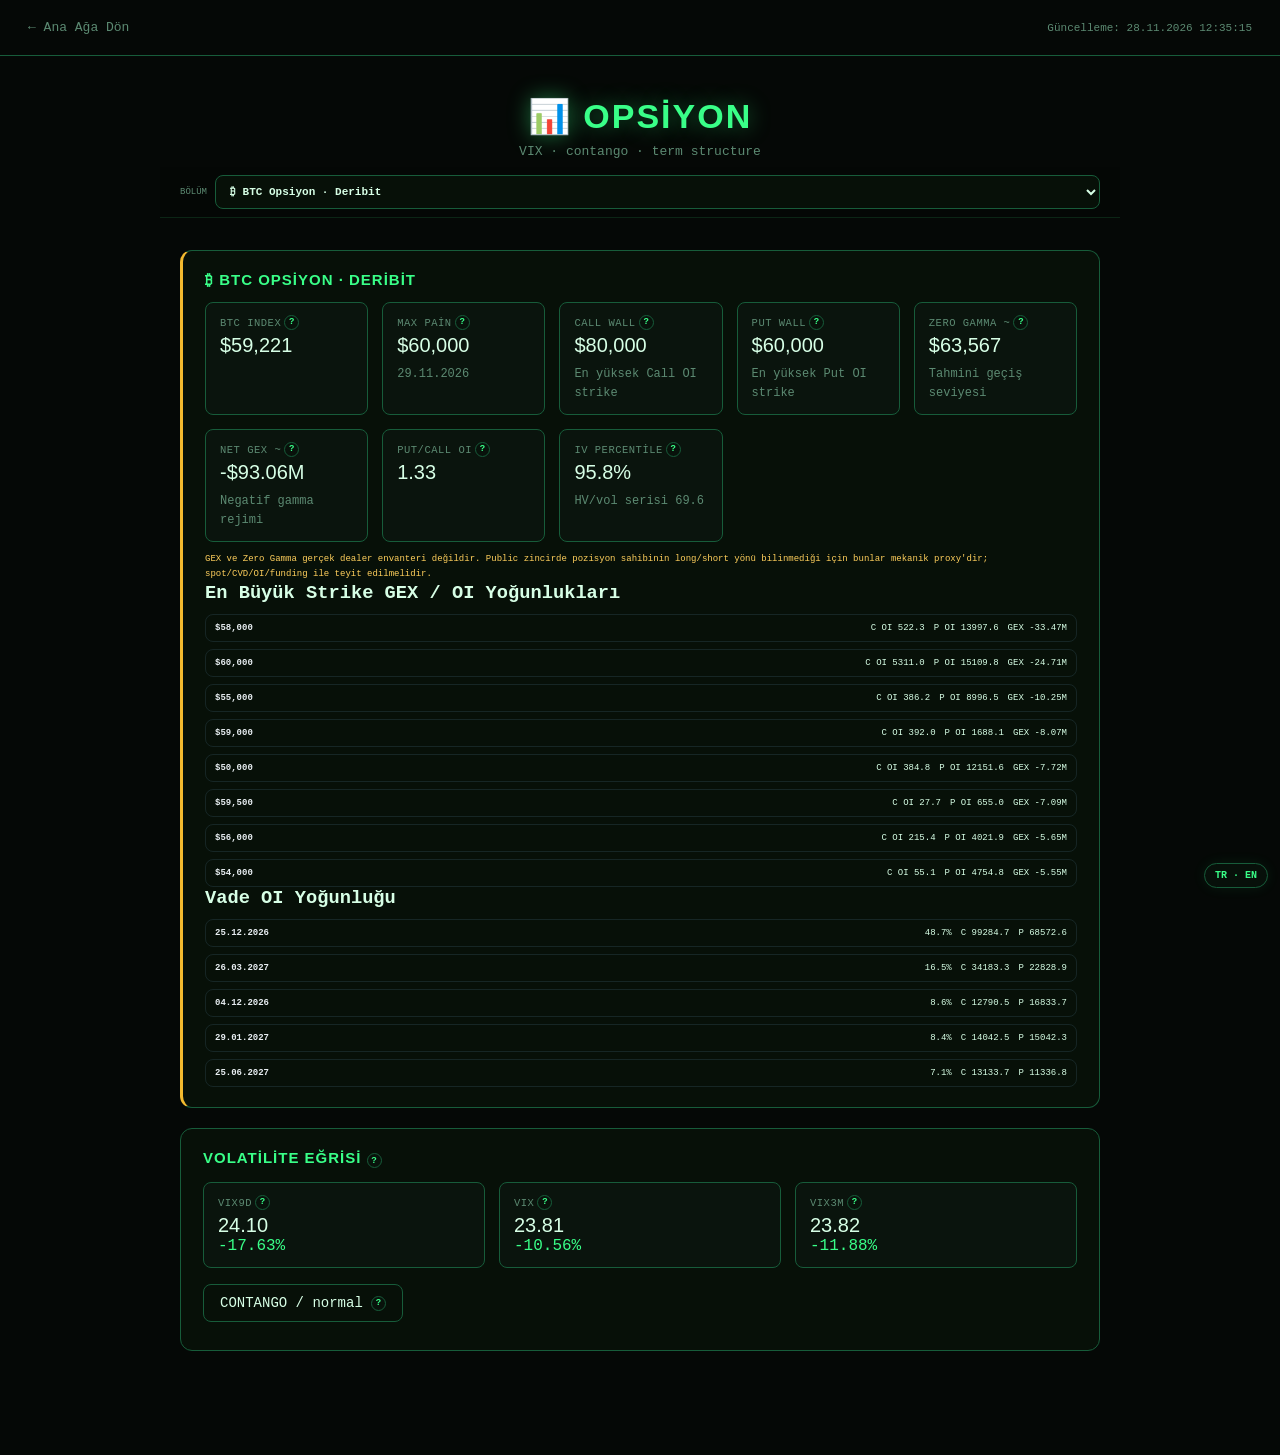
<file: agents/options.html>
<!DOCTYPE html><html lang="tr"><head><meta charset="UTF-8"><meta name="viewport" content="width=device-width,initial-scale=1"><meta name="referrer" content="strict-origin-when-cross-origin"><meta http-equiv="Content-Security-Policy" content="default-src 'self'; script-src 'self' 'unsafe-inline'; style-src 'self' 'unsafe-inline' https://fonts.googleapis.com; font-src 'self' https://fonts.gstatic.com; img-src 'self' data: https:; connect-src 'self'; object-src 'none'; base-uri 'self'; form-action 'self'; frame-src 'none'; upgrade-insecure-requests"><title>Opsiyon — Piyasa İstihbarat Ağı</title><link rel="stylesheet" href="../style.css"><style>.btc-options{border-left:3px solid #f3ba2f}.btc-note{font-size:9px;color:var(--muted);line-height:1.65;margin-top:10px}.gamma-positive{color:#39ff88}.gamma-negative{color:#ff5c5c}.rows{display:grid;gap:7px;margin-top:10px}.rowx{display:grid;grid-template-columns:1fr auto auto auto;gap:9px;align-items:center;padding:8px 9px;border:1px solid rgba(126,182,230,.13);border-radius:8px;font-size:9px}.rowx b{color:#e8eef2}.small{color:var(--muted);font-size:8px}.warn{border-color:rgba(255,207,92,.28);color:#ffcf5c}</style><script data-security-frameguard>try{if(window.top!==window.self){window.top.location=window.self.location.href}}catch(e){document.documentElement.style.display="none"}</script></head><body><div class="topbar"><a class="back" href="../index.html">← Ana Ağa Dön</a><span class="updated" id="updated">Yükleniyor…</span></div><div class="page-header"><h1>📊 OPSİYON</h1><p>VIX · Vade Yapısı · BTC Max Pain · GEX · Zero Gamma · Call/Put Wall · IV Rank</p></div><div class="container" id="content"></div><script src="../help.js"></script><script>
const H={vix9d:'Piyasanın yaklaşık önümüzdeki 9 günlük beklenen oynaklığını ölçer. Kısa vadeli korku ve olay riskine daha hassastır.',vix:'S&P 500 opsiyonlarından türetilen yaklaşık 30 günlük beklenen volatilite endeksi. Piyasa korku göstergesi olarak izlenir.',vix3m:'Yaklaşık 3 aylık beklenen volatiliteyi ölçer. Kısa vadeli VIX ile karşılaştırılarak vade yapısı okunur.'};
function b(k,l,d){let o=d[k];return `<div class="stat-box"><div class="label">${l} ${tip(H[k])}</div><div class="value">${o?o.price.toFixed(2):'—'}</div><div class="${o&&o.change_pct>=0?'negative':'positive'}">${o&&o.change_pct!=null?(o.change_pct>=0?'+':'')+o.change_pct.toFixed(2)+'%':''}</div></div>`}
function stat(l,v,n='',h=''){return `<div class="stat-box"><div class="label">${l} ${h?tip(h):''}</div><div class="value">${v}</div>${n?`<div class="note">${n}</div>`:''}</div>`}
function usd(x){return x==null?'—':'$'+Number(x).toLocaleString(undefined,{maximumFractionDigits:0})}
function src(){return `<div class="card source-card"><h2>Veri Kaynakları</h2><div class="source-list"><div class="source-item"><div class="source-label">VIX ailesi</div><div class="source-value">Yahoo Finance: ^VIX, ^VIX9D ve ^VIX3M fiyat serileri.</div></div><div class="source-item"><div class="source-label">BTC Opsiyon</div><div class="source-value">Deribit public opsiyon zinciri: Max Pain, OI yoğunluğu, Put/Call, IV ve kendi hesapladığımız GEX / Zero Gamma proxy.</div></div><div class="source-item"><div class="source-label">Vade yapısı</div><div class="source-value">VIX, VIX9D ve VIX3M seviyelerinden Python tarafında contango/backwardation yorumu üretilir.</div></div><div class="source-item"><div class="source-label">Önemli sınır</div><div class="source-value">BTC GEX ve Zero Gamma dealer pozisyon yönü bilinmediği için tahmini proxy'dir; call pozitif, put negatif gamma varsayımı kullanılır.</div></div></div></div>`}
function rows(x){if(!x||!x.length)return'';return `<div class="rows">${x.map(r=>`<div class="rowx"><b>${usd(r.strike)}</b><span>C OI ${Number(r.call_oi||0).toFixed(1)}</span><span>P OI ${Number(r.put_oi||0).toFixed(1)}</span><span>${r.gex_musd!=null?'GEX '+(r.gex_musd>=0?'+':'')+Number(r.gex_musd).toFixed(2)+'M':'OI '+Number(r.total_oi||0).toFixed(1)}</span></div>`).join('')}</div>`}
function expiries(x){if(!x||!x.length)return'';return `<div class="rows">${x.map(r=>`<div class="rowx"><b>${new Date(r.expiry).toLocaleDateString('tr-TR')}</b><span>${Number(r.share_pct||0).toFixed(1)}%</span><span>C ${Number(r.call_oi||0).toFixed(1)}</span><span>P ${Number(r.put_oi||0).toFixed(1)}</span></div>`).join('')}</div>`}
function btcOptions(d){if(!d)return `<div class="card btc-options"><h2>₿ BTC Opsiyon</h2><div class="note">BTC opsiyon verisi alınamadı.</div></div>`;let mp=d.max_pain||{},o=d.btc_options||{},g=o.net_gex_musd??d.gex_musd,iv=d.iv_rank_pct,cur=d.current_iv;let gamma=g==null?'—':`${g>=0?'+':'-'}$${Math.abs(g).toFixed(2)}M`;return `<div class="card btc-options"><h2>₿ BTC Opsiyon · Deribit</h2><div class="stat-grid">${stat('BTC Index',usd(o.spot||mp.spot),'','Deribit BTC index fiyatı.')}${stat('Max Pain',mp.strike!=null?usd(mp.strike):'—',mp.expiry?new Date(mp.expiry).toLocaleDateString('tr-TR'):'','Yakın vade için teorik minimum toplam opsiyon ödeme seviyesi; fiyat hedefi değildir.')}${stat('Call Wall',usd(o.call_wall),'En yüksek Call OI strike','Zincirde Call açık pozisyonunun en yoğun olduğu strike.')}${stat('Put Wall',usd(o.put_wall),'En yüksek Put OI strike','Zincirde Put açık pozisyonunun en yoğun olduğu strike.')}${stat('Zero Gamma ~',usd(o.zero_gamma),'Tahmini geçiş seviyesi','Net GEX proxy işaretinin değiştiği yaklaşık spot seviyesi.')}${stat('Net GEX ~',gamma,g==null?'':(g>=0?'Pozitif gamma rejimi':'Negatif gamma rejimi'),'Call + / Put − varsayımı ile Deribit OI ve Black-Scholes gamma üzerinden proxy.')}${stat('Put/Call OI',mp.put_call_ratio!=null?Number(mp.put_call_ratio).toFixed(2):'—','','Yakın vade Put açık pozisyonunun Call açık pozisyonuna oranı.')}${stat('IV Percentile',iv!=null?Number(iv).toFixed(1)+'%':'—',cur!=null?'HV/vol serisi '+Number(cur).toFixed(1):'','Mevcut volatilite seviyesinin tarihsel dağılımdaki yüzdeliği.')}</div><div class="btc-note warn">GEX ve Zero Gamma gerçek dealer envanteri değildir. Public zincirde pozisyon sahibinin long/short yönü bilinmediği için bunlar mekanik proxy'dir; spot/CVD/OI/funding ile teyit edilmelidir.</div>${o.strike_gex?.length?`<div class="sep"></div><h3>En Büyük Strike GEX / OI Yoğunlukları</h3>${rows(o.strike_gex)}`:''}${o.expiry_concentration?.length?`<div class="sep"></div><h3>Vade OI Yoğunluğu</h3>${expiries(o.expiry_concentration)}`:''}</div>`}
async function load(){try{let [o,cd]=await Promise.all([fetch('../data/options.json?t='+Date.now(),{cache:'no-store'}).then(r=>r.json()),fetch('../data/crypto_derivatives.json?t='+Date.now(),{cache:'no-store'}).then(r=>r.json())]);updated.textContent='Güncelleme: '+new Date(Math.max(new Date(o.generated_at||0),new Date(cd.generated_at||0))).toLocaleString('tr-TR');content.innerHTML=btcOptions(cd)+`<div class="card"><h2>Volatilite Eğrisi ${tip('Farklı vadelerdeki beklenen volatilite seviyelerini karşılaştırır. Normal piyasada uzun vade genellikle kısa vadeden daha yüksektir.')}</h2><div class="stat-grid">${b('vix9d','VIX9D',o)}${b('vix','VIX',o)}${b('vix3m','VIX3M',o)}</div><div class="badge" style="margin-top:16px">${o.term_structure||'Vade yapısı hesaplanamadı'} ${tip('Contango: uzun vadeli volatilite kısa vadeden yüksek; normal yapı. Backwardation: kısa vadeli volatilite daha yüksek; stres işareti olabilir.')}</div></div>`+src()}catch(e){content.innerHTML=`<div class="error-box">⚠️ ${e.message}</div>`+src()}}load()</script><script src="../section_nav.js"></script></body></html>
</file>
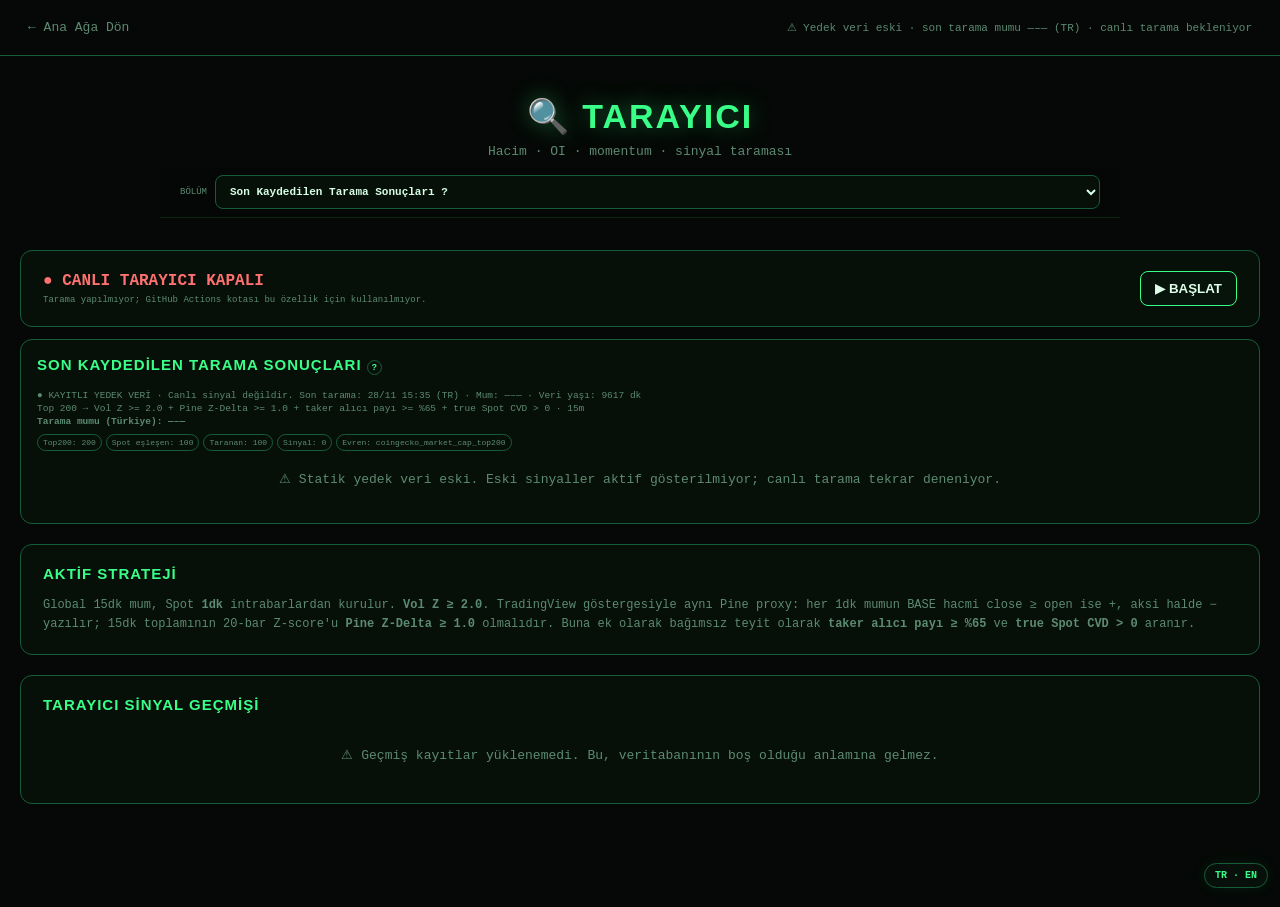
<file: agents/screener.html>
<!DOCTYPE html>
<html lang="tr">
<head>
<meta charset="UTF-8">
<meta name="viewport" content="width=device-width,initial-scale=1">
<meta name="referrer" content="strict-origin-when-cross-origin">
<meta http-equiv="Content-Security-Policy" content="default-src 'self'; script-src 'self' 'unsafe-inline'; style-src 'self' 'unsafe-inline' https://fonts.googleapis.com; font-src 'self' https://fonts.gstatic.com; img-src 'self' data: https:; connect-src 'self' https://project-alpha-terminal.onrender.com; object-src 'none'; base-uri 'self'; form-action 'self'; frame-src 'none'; upgrade-insecure-requests">
<title>Tarayıcı — Piyasa İstihbarat Ağı</title>
<link rel="stylesheet" href="../style.css">
<style>
.reading{min-width:230px;white-space:normal;line-height:1.45}.mini{font-size:9px;color:var(--muted)}
.cvd-dots{display:flex;gap:5px;align-items:center}.dot{width:10px;height:10px;border-radius:50%;display:inline-block}
.dot.g{background:#39ff88;box-shadow:0 0 8px rgba(57,255,136,.35)}.dot.r{background:#ff5c5c;box-shadow:0 0 8px rgba(255,92,92,.25)}
.signal-note{font-size:10px;font-weight:700;color:#dfffea}.statline{display:flex;gap:8px;flex-wrap:wrap;margin-top:8px}
.statpill{border:1px solid var(--green-dim);border-radius:999px;padding:5px 8px;font-size:9px;color:var(--muted)}
.dir-up{font-weight:800;color:#39ff88}.dir-down{font-weight:800;color:#ff7070}.dir-wait{font-weight:700;color:#f2cc60}
.history-note{font-size:10px;color:var(--muted);line-height:1.55;margin-top:10px}.nowrap{white-space:nowrap}.horizon{min-width:112px}
.horizon-title{font-size:10px;font-weight:800;margin-top:10px;color:#dfffea}
body{overflow-x:hidden}.container{min-width:0;max-width:100%;box-sizing:border-box}#content{min-width:0;max-width:100%}#content>.card{min-width:0;max-width:100%;box-sizing:border-box}.table-wrap{max-width:100%;overflow-x:auto;-webkit-overflow-scrolling:touch}
#liveHistorySlot{min-width:0;max-width:100%}
.fresh{color:#39ff88}.stale{color:#ffcf5c}
</style>
<script data-security-frameguard>try{if(window.top!==window.self){window.top.location=window.self.location.href}}catch(e){document.documentElement.style.display="none"}</script>
</head>
<body>
<div class="topbar"><a class="back" href="../index.html">← Ana Ağa Dön</a><span class="updated" id="updated">Canlı tarama hazırlanıyor…</span></div>
<div class="page-header"><h1>🔍 TARAYICI</h1><p>Top 200 Coin · 15dk Vol Z · Pine Z-Delta · Gerçek Spot CVD · +15dk / +30dk Sonuç Takibi</p></div>
<div class="container"><div id="liveScannerControls" class="card" style="display:flex;align-items:center;gap:12px;flex-wrap:wrap;margin-bottom:12px"><div style="flex:1;min-width:220px"><b style="color:#f2cc60">● CANLI TARAYICI DURUMU KONTROL EDİLİYOR</b><div class="mini" style="margin-top:5px">Render bağlantısı kontrol ediliyor…</div></div><button id="liveScannerToggle" disabled style="padding:9px 14px;border-radius:8px;border:1px solid #39ff88;background:#07140b;color:#dfffea;font-weight:800">…</button></div><div id="content"></div><div id="liveHistorySlot"></div></div>
<script src="../help.js"></script>
<script>
const STATIC_STALE_MS=20*60*1000;
function money(v){if(v==null)return'—';v=Number(v);if(!Number.isFinite(v))return'—';if(Math.abs(v)>=1e9)return(v<0?'−':'')+'$'+(Math.abs(v)/1e9).toFixed(2)+'B';if(Math.abs(v)>=1e6)return(v<0?'−':'')+'$'+(Math.abs(v)/1e6).toFixed(1)+'M';if(Math.abs(v)>=1e3)return(v<0?'−':'')+'$'+(Math.abs(v)/1e3).toFixed(1)+'K';return(v<0?'−':'')+'$'+Math.abs(v).toFixed(4).replace(/\.0+$/,'')}
function pct(v,d=1){if(v==null||!Number.isFinite(Number(v)))return'—';return`${Number(v)>=0?'+':''}${Number(v).toFixed(d)}%`}
function num(v,d=2){return v==null||!Number.isFinite(Number(v))?'—':Number(v).toFixed(d)}
function dt(v){if(!v)return'—';try{return new Date(v).toLocaleString('tr-TR',{timeZone:'Europe/Istanbul',day:'2-digit',month:'2-digit',hour:'2-digit',minute:'2-digit'})}catch(e){return'—'}}
function clockTR(v){if(!v)return'—';try{return new Date(v).toLocaleTimeString('tr-TR',{timeZone:'Europe/Istanbul',hour:'2-digit',minute:'2-digit'})}catch(e){return'—'}}
function scanWindow(row,d){let o=row?.level_context?.signal_candle_open_utc||row?.signal_candle_open_utc||row?.signal_time_utc||d?.signal_candle_open_utc||null;let c=row?.level_context?.signal_candle_close_utc||row?.signal_candle_close_utc||d?.signal_candle_close_utc||null;if(o&&!c){const t=new Date(o);if(Number.isFinite(t.getTime()))c=new Date(t.getTime()+900000).toISOString()}return `${clockTR(o)}–${clockTR(c)}`}
function dots(a){return `<div class="cvd-dots">${(a||[]).map(x=>`<span class="dot ${x.green?'g':'r'}" title="${money(x.delta_usd)}"></span>`).join('')}</div>`}
function histDirection(x,m){const v=x[`change_${m}m_pct`];if(v==null)return'<span class="dir-wait">⏳ BEKLİYOR</span>';if(Number(v)>0)return'<span class="dir-up">↑ YUKARI</span>';if(Number(v)<0)return'<span class="dir-down">↓ AŞAĞI</span>';return'<span>→ YATAY</span>'}
function activeCard(d){const rows=d.movers||[],m=d.scan_meta||{};const windowLabel=scanWindow(null,d);const status=d.error?`<div class="error-box">⚠️ Tarama tamamlanamadı: ${d.error}</div>`:d.static_stale?`<div class="empty">⚠ Statik yedek veri eski. Eski sinyaller aktif gösterilmiyor; canlı tarama tekrar deneniyor.</div>`:rows.length?`<div class="table-wrap"><table class="data-table"><tr><th>Coin ${tip('Piyasa değeri Top 200 evreninden kriterleri geçen coin.')}</th><th>Sinyal Mumu (TR)</th><th>Vol Z</th><th>Pine Z-Delta</th><th>Taker Alıcı %</th><th>15dk Hacim</th><th>15dk Fiyat</th><th>True Spot Delta</th><th>Son 3 CVD</th><th>Not</th></tr>${rows.map(x=>`<tr><td><b>${x.symbol}</b><div class="mini">${x.name||''} · ${money(x.price)} · 24s ${pct(x.change_24h)}</div></td><td class="nowrap"><b>${scanWindow(x,d)}</b><div class="mini">15dk kapanış sinyali</div></td><td class="positive"><b>${num(x.volume_zscore_15m)}</b></td><td class="${Number(x.pine_z_delta_15m)>=0?'positive':'negative'}"><b>${num(x.pine_z_delta_15m)}</b><div class="mini">1dk mum-yönlü BASE hacim</div></td><td class="positive"><b>${num(x.buyer_share_pct,1)}%</b><div class="mini">Buy ${money(x.taker_buy_15m_usd)} · Sell ${money(x.taker_sell_15m_usd)}</div></td><td>${money(x.volume_15m_usd)}</td><td class="${Number(x.price_change_15m_pct)>=0?'positive':'negative'}">${pct(x.price_change_15m_pct,2)}</td><td class="${Number(x.spot_delta_15m_usd)>=0?'positive':'negative'}">${money(x.spot_delta_15m_usd)}</td><td>${dots(x.cvd_last3)}<div class="mini">30dk ${money(x.cvd_30m_delta_usd)}</div></td><td class="reading"><span class="signal-note">${x.cvd_note||'—'}</span></td></tr>`).join('')}</table></div>`:`<div class="empty">Tarama tamamlandı; ${windowLabel} (TR) mumunda bütün kriterleri aynı anda geçen coin yok.</div>`;return `<div class="card"><h2>${(d.live_mode||d.candle_closed===false||d.window==='15m LIVE')?'Aktif Spot Akış Sinyalleri':'Son Kaydedilen Tarama Sonuçları'} ${tip('Vol Z ≥ 2.0, Pine Z-Delta ≥ 1.0, taker alıcı payı ≥ %65 ve gerçek Spot CVD > 0. Pine Z-Delta ile taker alıcı yüzdesi farklı metriklerdir.')}</h2><div class="note">${(d.live_mode||d.candle_closed===false||d.window==='15m LIVE')?'● CANLI TARAYICI':'● KAYITLI YEDEK VERİ · Canlı sinyal değildir. Son tarama: '+dt(d.generated_at)+' (TR) · Mum: '+scanWindow(null,d)+' · Veri yaşı: '+(Number.isFinite(new Date(d.generated_at).getTime())?Math.max(0,Math.floor((Date.now()-new Date(d.generated_at).getTime())/60000))+' dk':'bilinmiyor')+''}<br>${d.rule||'Vol Z + Pine Z-Delta + gerçek taker akışı'} · ${d.window||'15m'}<br><b>Tarama mumu (Türkiye): ${windowLabel}</b></div><div class="statline"><span class="statpill">Top200: ${m.top200_received??'—'}</span><span class="statpill">Spot eşleşen: ${m.binance_spot_matched??'—'}</span><span class="statpill">Taranan: ${m.scanned??'—'}</span><span class="statpill">Sinyal: ${m.signal_count_before_cap??rows.length}</span><span class="statpill">Evren: ${m.universe_mode||'—'}</span></div>${status}</div>`}
function metricRow(label,s){s=s||{};return `<div class="horizon-title">${label}</div><div class="statline"><span class="statpill">Tamamlanan: ${s.completed??0}</span><span class="statpill">Bekleyen: ${s.pending??0}</span><span class="statpill">Yukarı oranı: ${pct(s.up_rate_pct,1)}</span><span class="statpill">Ortalama: ${pct(s.avg_change_pct,2)}</span><span class="statpill">Medyan: ${pct(s.median_change_pct,2)}</span><span class="statpill">En iyi: ${pct(s.best_change_pct,2)}</span><span class="statpill">En kötü: ${pct(s.worst_change_pct,2)}</span></div>`}
function historyCard(h){const s=h.summary||{},s15=s['15m']||{completed:s.completed,pending:s.pending,up_rate_pct:s.up_rate_pct,avg_change_pct:s.avg_change_15m_pct,median_change_pct:s.median_change_15m_pct,best_change_pct:s.best_change_15m_pct,worst_change_pct:s.worst_change_15m_pct},s30=s['30m']||{completed:s.completed,pending:s.pending,avg_change_pct:s.avg_change_30m_pct,median_change_pct:s.median_change_30m_pct,best_change_pct:s.best_change_30m_pct,worst_change_pct:s.worst_change_30m_pct};const rows=(h.events||[]).slice(0,100);const table=rows.length?`<div class="table-wrap"><table class="data-table"><tr><th>Sinyal Mumu</th><th>Ekrana Düştü</th><th>Coin</th><th>Vol Z</th><th>Z-Delta</th><th>Taker Alıcı</th><th>True CVD</th><th>+15dk</th><th>+30dk</th><th>Fiyat İzi</th></tr>${rows.map(x=>`<tr><td class="nowrap"><b>${scanWindow(x,{})}</b></td><td class="nowrap">${dt(x.detected_at)}</td><td><b>${x.symbol||'—'}</b></td><td>${num(x.volume_zscore_15m)}</td><td class="${x.pine_z_delta_15m==null?'':Number(x.pine_z_delta_15m)>=0?'positive':'negative'}">${num(x.pine_z_delta_15m)}</td><td>${x.buyer_share_pct==null?'—':num(x.buyer_share_pct,1)+'%'}</td><td class="${Number(x.spot_delta_15m_usd)>=0?'positive':'negative'}">${money(x.spot_delta_15m_usd)}</td><td class="horizon">${histDirection(x,15)}<div><b>${pct(x.change_15m_pct,2)}</b></div></td><td class="horizon">${histDirection(x,30)}<div><b>${pct(x.change_30m_pct,2)}</b></div></td><td><span class="mini">${money(x.entry_price)} → ${money(x.price_15m)} → ${money(x.price_30m)}</span></td></tr>`).join('')}</table></div>`:`<div class="empty">Henüz tarihsel kayıt yok.</div>`;return `<div class="card"><h2>Tarayıcı Sonrası +15dk / +30dk Tarihçe</h2>${metricRow('+15 dakika',s15)}${metricRow('+30 dakika',s30)}${table}<div class="history-note">Yeni sinyaller gerçek 15dk mum kapanışında kayda açılır; +15/+30 hedefleri o kapanıştan ölçülür.</div></div>`}
function methodCard(){return `<div class="card"><h2>Aktif Strateji</h2><div class="note">Global 15dk mum, Spot <b>1dk</b> intrabarlardan kurulur. <b>Vol Z ≥ 2.0</b>. TradingView göstergesiyle aynı Pine proxy: her 1dk mumun BASE hacmi close ≥ open ise +, aksi halde − yazılır; 15dk toplamının 20-bar Z-score'u <b>Pine Z-Delta ≥ 1.0</b> olmalıdır. Buna ek olarak bağımsız teyit olarak <b>taker alıcı payı ≥ %65</b> ve <b>true Spot CVD &gt; 0</b> aranır.</div></div>`}
function sourceCard(){return `<div class="card source-card"><h2>Veri Kaynakları</h2><div class="source-list"><div class="source-item"><div class="source-label">Evren</div><div class="source-value">Piyasa değerine göre Top 200.</div></div><div class="source-item"><div class="source-label">Pine Z-Delta</div><div class="source-value">1dk BASE volume + 1dk mum yönü; TradingView göstergesiyle aynı proxy formülü.</div></div><div class="source-item"><div class="source-label">Gerçek taker akışı</div><div class="source-value">Spot kline taker-buy quote volume alanları. Pine Z-Delta'dan ayrı teyit.</div></div></div></div>`}
async function load(){try{const ts=Date.now();const dr=await fetch('../data/screener.json?t='+ts,{cache:'no-store'});if(!dr.ok)throw new Error('tarayıcı verisi alınamadı');const d=await dr.json();if(!d||!d.generated_at)throw new Error('tarayıcı verisi geçersiz');const age=Date.now()-new Date(d.generated_at).getTime();const stale=Number.isFinite(age)&&age>STATIC_STALE_MS;const view=stale?{...d,movers:[],static_stale:true,scan_meta:{...(d.scan_meta||{}),signal_count_before_cap:0}}:d;updated.className='updated '+(stale?'stale':'fresh');updated.textContent=stale?`⚠ Yedek veri eski · son tarama mumu ${scanWindow(null,d)} (TR) · canlı tarama bekleniyor`:`Yedek veri · tarama ${scanWindow(null,d)} (TR) · ${dt(d.generated_at)}`;content.innerHTML=activeCard(view)+methodCard()+sourceCard()}catch(e){updated.className='updated stale';updated.textContent='⚠ Canlı tarama hazırlanıyor · yedek veri okunamadı';content.innerHTML=`<div class="error-box">⚠️ ${e.message}</div>`+sourceCard()}}
load();
</script>
<script src="../screener_live.js?v=20261018-history-fix"></script><script src="../section_nav.js"></script><script src="../screener_live.js"></script></body>
</html>
</file>
<file: style.css>
@import url('https://fonts.googleapis.com/css2?family=IBM+Plex+Mono:wght@400;500;600&family=Space+Grotesk:wght@500;700&display=swap');
:root{--bg:#050806;--green:#39ff88;--green-dim:#175c3a;--red:#ff5c5c;--amber:#ffcf5c;--text:#d7ffe6;--muted:#5c8a72;--card-bg:#071008}*{box-sizing:border-box;margin:0;padding:0}body{background:var(--bg);color:var(--text);font-family:'IBM Plex Mono',monospace;min-height:100vh;padding-bottom:60px}a{color:var(--green)}.topbar{display:flex;align-items:center;justify-content:space-between;padding:20px 28px;border-bottom:1px solid var(--green-dim);flex-wrap:wrap;gap:12px}.topbar a.back{text-decoration:none;color:var(--muted);font-size:13px}.topbar a.back:hover{color:var(--green)}.topbar .updated{font-size:11px;color:var(--muted)}.page-header{text-align:center;padding:40px 20px 8px}.page-header h1{font-family:'Space Grotesk',sans-serif;font-size:clamp(22px,4vw,34px);letter-spacing:2px;color:var(--green);text-shadow:0 0 22px rgba(57,255,136,.4)}.page-header p{color:var(--muted);margin-top:8px;font-size:13px}.container{max-width:960px;margin:0 auto;padding:24px 20px}.card{background:var(--card-bg);border:1px solid var(--green-dim);border-radius:12px;padding:20px 22px;margin-bottom:20px}.card h2{font-family:'Space Grotesk',sans-serif;font-size:15px;letter-spacing:1px;color:var(--green);margin-bottom:14px;text-transform:uppercase}.card .sub{color:var(--muted);font-size:12px;margin-top:-8px;margin-bottom:14px}.big-score{text-align:center;padding:12px 0}.big-score .num{font-family:'Space Grotesk',sans-serif;font-size:56px;font-weight:700;color:var(--green);text-shadow:0 0 30px rgba(57,255,136,.4)}.big-score .label{font-size:14px;color:var(--muted);margin-top:6px}.gauge-row{margin-bottom:14px}.gauge-row .meta{display:flex;justify-content:space-between;font-size:12.5px;margin-bottom:5px;gap:12px}.gauge-row .meta .val{color:var(--muted);text-align:right}.gauge-track{height:8px;border-radius:4px;background:#0d1a12;overflow:hidden}.gauge-fill{height:100%;border-radius:4px}.badge{display:inline-flex;align-items:center;gap:8px;padding:10px 16px;border-radius:8px;border:1px solid var(--green-dim);font-size:14px;margin-bottom:8px}.desc,.note{font-size:12px;color:var(--muted);margin-top:8px;line-height:1.55}.stat-grid{display:grid;grid-template-columns:repeat(auto-fit,minmax(140px,1fr));gap:14px}.stat-box{background:#0a140d;border:1px solid var(--green-dim);border-radius:8px;padding:12px 14px}.stat-box .label{font-size:10.5px;color:var(--muted);text-transform:uppercase;letter-spacing:.5px;display:flex;align-items:center;gap:3px;flex-wrap:wrap}.stat-box .value{font-family:'Space Grotesk',sans-serif;font-size:20px;margin-top:4px}.table-wrap{overflow-x:auto}table.warnings,table.data-table{width:100%;border-collapse:collapse;font-size:12.5px}table.warnings th,table.warnings td,table.data-table th,table.data-table td{text-align:left;padding:8px 6px;border-bottom:1px solid var(--green-dim);white-space:nowrap}table.warnings th,table.data-table th{color:var(--muted);font-weight:500;text-transform:uppercase;font-size:10.5px}.positive{color:var(--green)}.negative{color:var(--red)}.neutral{color:var(--amber)}.headline{padding:12px 0;border-bottom:1px solid var(--green-dim)}.headline a{text-decoration:none;color:var(--text);line-height:1.45}.headline a:hover{color:var(--green)}.headline .source{color:var(--muted);font-size:10.5px;margin-top:5px}.empty,.loading{color:var(--muted);font-size:13px;padding:20px 0;text-align:center}.error-box{color:var(--red);font-size:13px;padding:12px 0}.source-card{display:none!important;margin-top:0!important}.source-list{display:grid;gap:0}.source-item{display:grid;grid-template-columns:minmax(135px,190px) 1fr;gap:14px;align-items:start;padding:11px 0;border-bottom:1px solid var(--green-dim)}.source-item:last-child{border-bottom:0}.source-label{color:var(--green);font-size:10.5px;text-transform:uppercase;letter-spacing:.5px}.source-value{color:var(--muted);font-size:12px;line-height:1.55}.source-status{display:inline-block;margin-left:6px;padding:2px 7px;border:1px solid var(--green-dim);border-radius:999px;font-size:9.5px;color:var(--muted)}.help-tip{display:inline-flex;align-items:center;justify-content:center;width:15px;height:15px;flex:0 0 15px;border:1px solid var(--green-dim);border-radius:50%;color:var(--green);background:#08120b;font-size:9px;font-weight:600;line-height:1;cursor:help;position:relative;text-transform:none;letter-spacing:0;outline:none}.help-tip::after{content:attr(data-tip);position:absolute;left:50%;bottom:calc(100% + 9px);transform:translateX(-50%) translateY(4px);min-width:190px;max-width:280px;width:max-content;padding:9px 11px;background:#071008;border:1px solid var(--green-dim);border-radius:8px;color:var(--text);font-size:10.5px;font-weight:400;line-height:1.45;text-transform:none;letter-spacing:0;white-space:normal;opacity:0;visibility:hidden;pointer-events:none;z-index:100;box-shadow:0 8px 26px rgba(0,0,0,.45);transition:.15s ease}.help-tip:hover::after,.help-tip:focus::after{opacity:1;visibility:visible;transform:translateX(-50%) translateY(0)}th .help-tip{margin-left:4px;vertical-align:middle}
/* News intelligence: tighter controls and category color accents. */
.filters{gap:5px!important;padding-bottom:9px!important}.filters .filter{padding:4px 7px!important;font-size:8px!important;line-height:1.15!important;border-radius:999px!important;background:rgba(8,18,12,.35)!important}.filters .filter.active{box-shadow:0 0 10px rgba(57,255,136,.08)}.filters .filter:nth-child(1).active{color:#39ff88!important;border-color:#39ff88!important;background:rgba(57,255,136,.07)!important}.filters .filter:nth-child(2).active{color:#7dd3fc!important;border-color:#7dd3fc!important;background:rgba(125,211,252,.08)!important}.filters .filter:nth-child(3).active{color:#fbbf24!important;border-color:#fbbf24!important;background:rgba(251,191,36,.08)!important}.filters .filter:nth-child(4).active{color:#fb7185!important;border-color:#fb7185!important;background:rgba(251,113,133,.08)!important}.filters .filter:nth-child(5).active{color:#22d3ee!important;border-color:#22d3ee!important;background:rgba(34,211,238,.08)!important}.filters .filter:nth-child(6).active{color:#c4b5fd!important;border-color:#c4b5fd!important;background:rgba(196,181,253,.08)!important}.filters .filter:nth-child(7).active{color:#f0abfc!important;border-color:#f0abfc!important;background:rgba(240,171,252,.08)!important}.filters .filter:nth-child(8).active{color:#86efac!important;border-color:#86efac!important;background:rgba(134,239,172,.08)!important}.filters .filter:nth-child(9).active{color:#fcd34d!important;border-color:#fcd34d!important;background:rgba(252,211,77,.08)!important}.filters .filter:nth-child(10).active{color:#f87171!important;border-color:#f87171!important;background:rgba(248,113,113,.08)!important}.filters .filter:nth-child(11).active{color:#fde68a!important;border-color:#fde68a!important;background:rgba(253,230,138,.08)!important}.news-card .badge,.news-card .btn{padding:4px 7px!important;font-size:8px!important;border-radius:999px!important;margin-bottom:0!important}.news-card .badges{gap:5px!important;margin-top:8px!important}
@media(max-width:640px){.source-item{grid-template-columns:1fr;gap:4px}.gauge-row .meta{flex-direction:column}.gauge-row .meta .val{text-align:left}.help-tip::after{left:0;transform:translateX(0) translateY(4px);max-width:230px}.help-tip:hover::after,.help-tip:focus::after{transform:translateX(0) translateY(0)}.filters{gap:4px!important}.filters .filter{padding:4px 6px!important;font-size:7.5px!important}}
</file>
